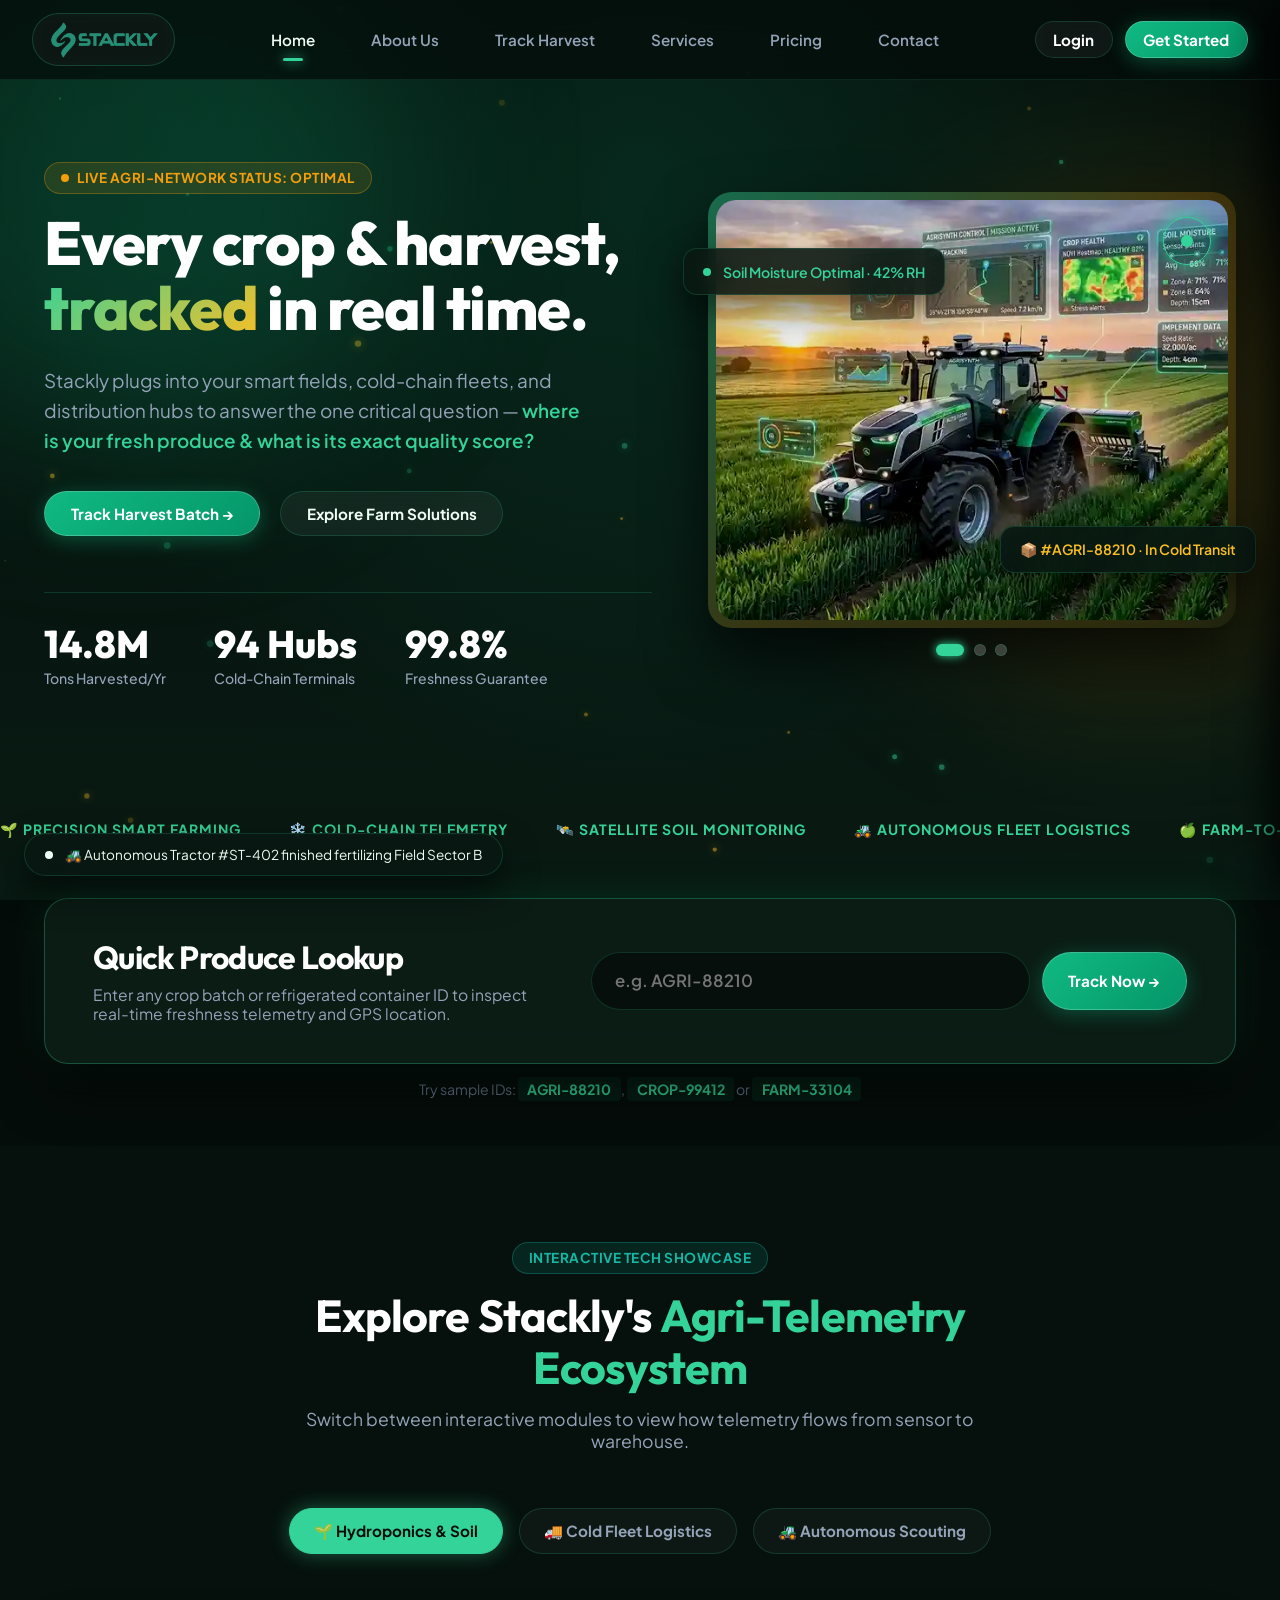
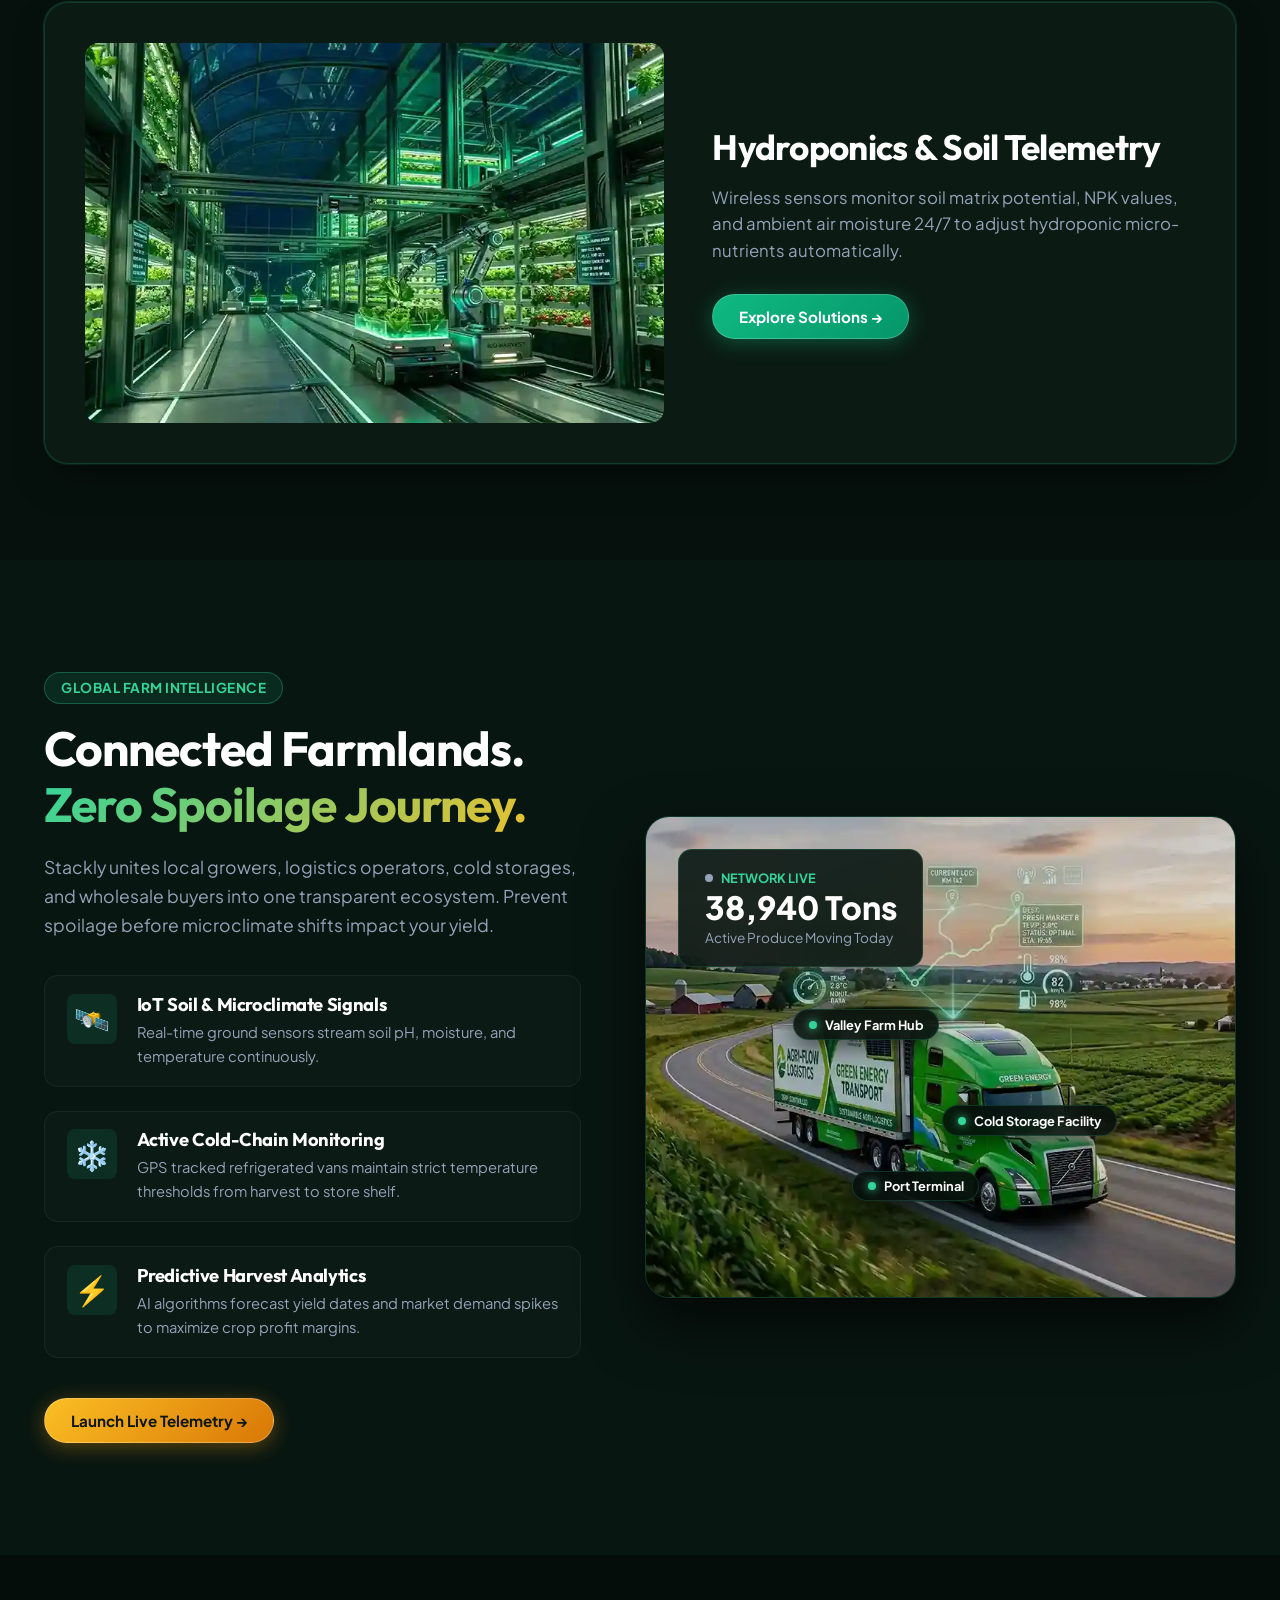
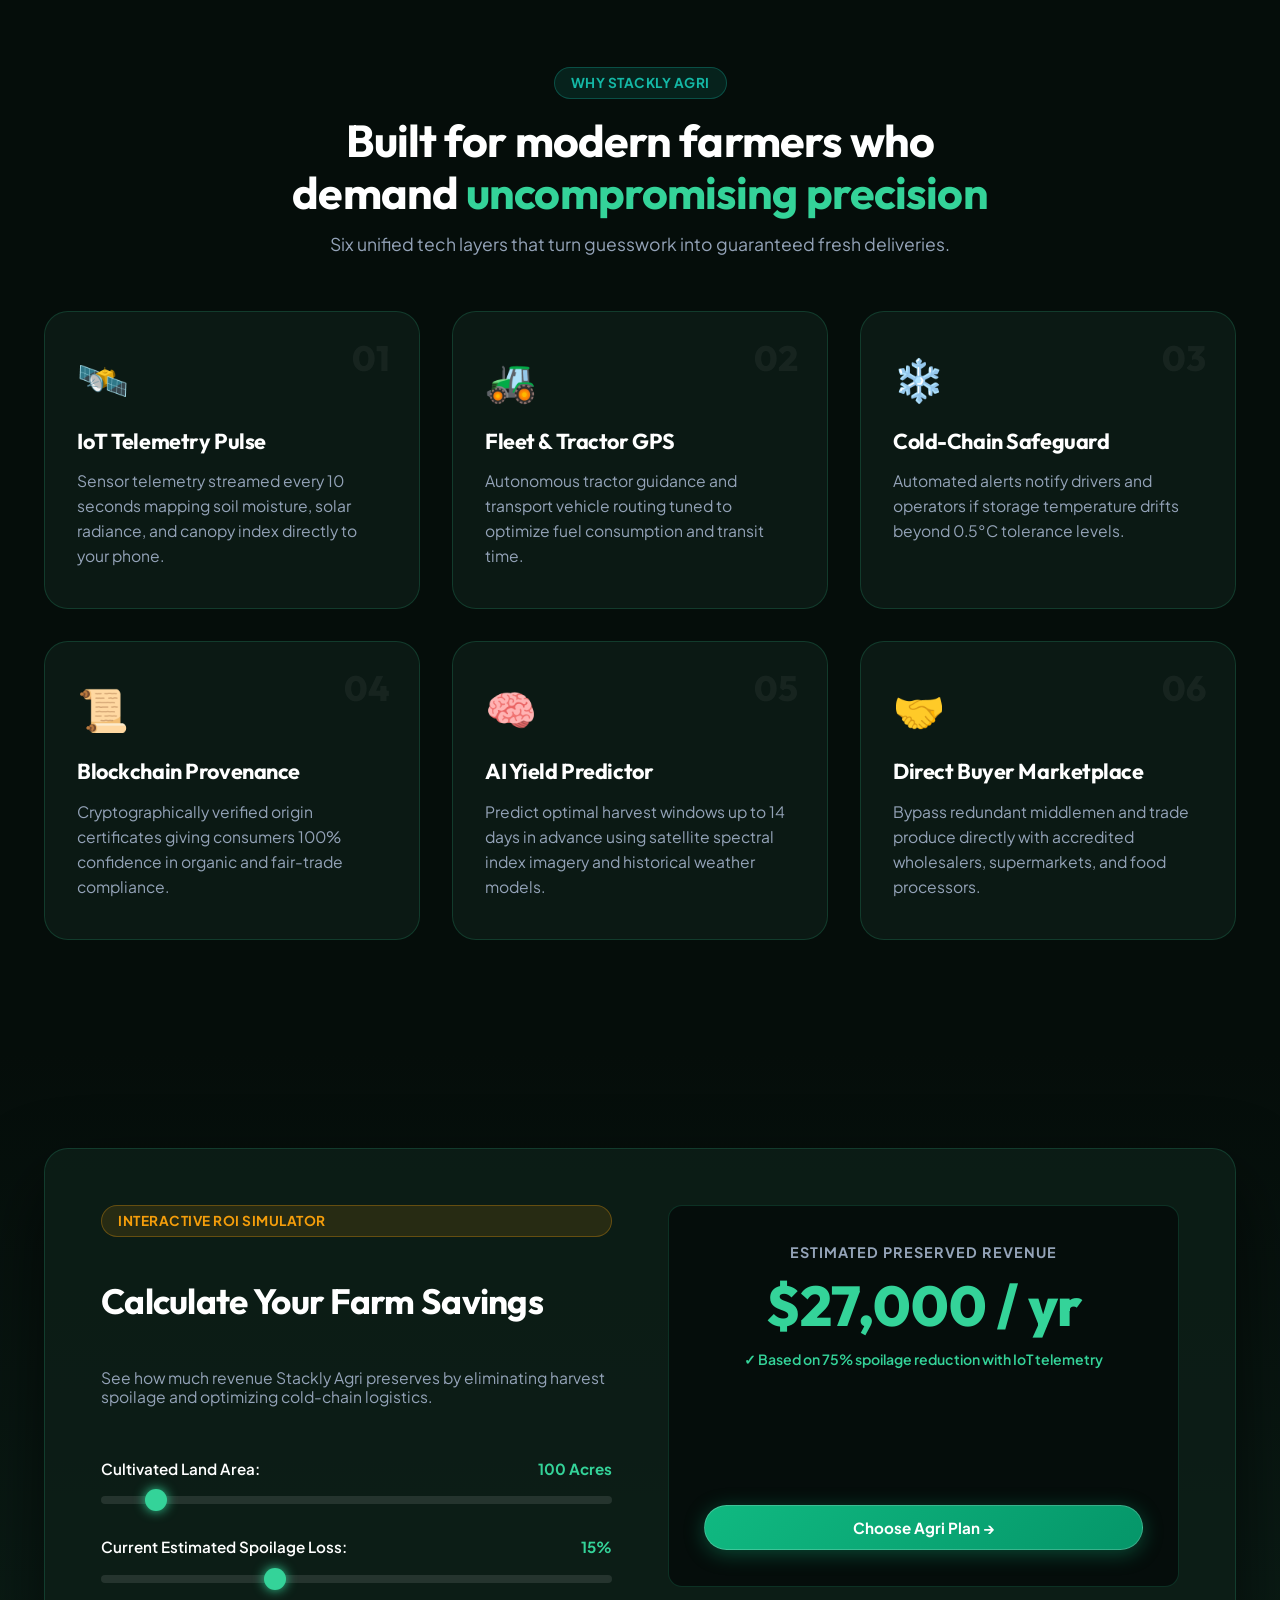
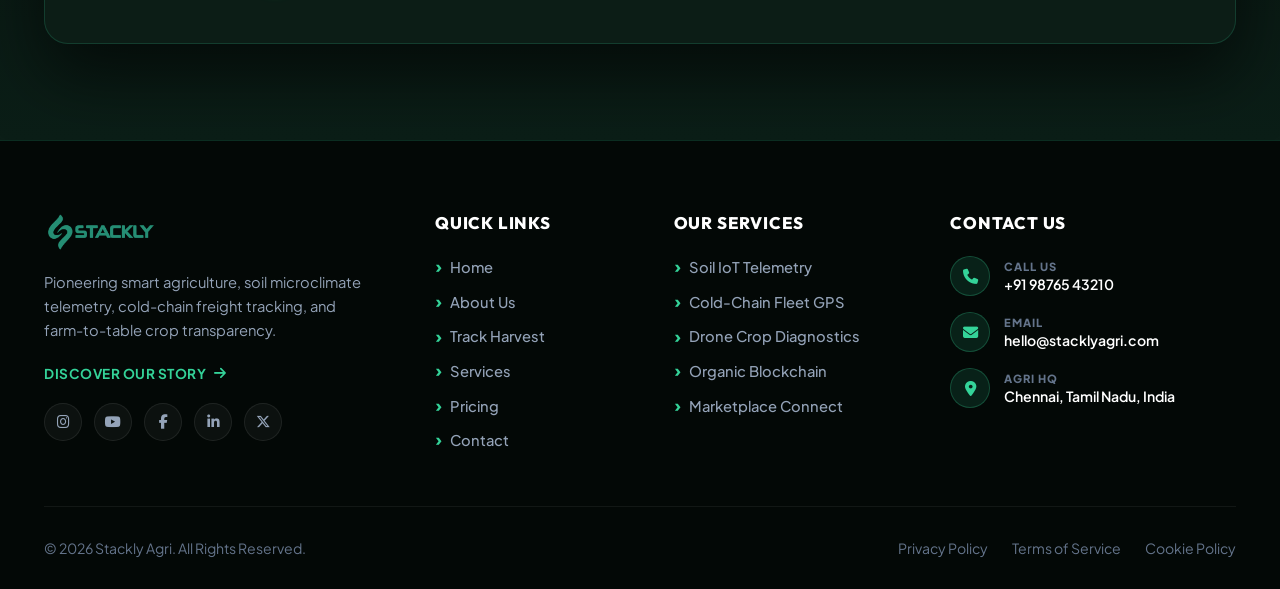
<file: index.html>
<!DOCTYPE html>
<html lang="en">
<head>
  <meta charset="UTF-8" />
  <meta name="viewport" content="width=device-width, initial-scale=1.0" />
  <title>Stackly — Smart Agriculture & Farm Supply Intelligence Platform</title>
  <meta name="description" content="Stackly Agri is a real-time smart farming, crop telemetry, cold-chain logistics, and farm-to-table tracking platform." />
  
  <!-- Google Fonts & Font Awesome Icons -->
  <link rel="stylesheet" href="https://cdnjs.cloudflare.com/ajax/libs/font-awesome/6.7.2/css/all.min.css" />
  <link rel="stylesheet" href="css/common.css" />
  <link rel="stylesheet" href="css/home.css" />
</head>
<body>

  <!-- TOP READING SCROLL PROGRESS BAR -->
  <div id="scrollProgress"></div>

  <!-- NAVIGATION BAR -->
  <nav class="nav">
    <a class="brand" href="index.html">
      <img src="images/logoStackly.webp" alt="Stackly Agri Logo" height="45" style="filter: invert(58%) sepia(72%) saturate(400%) hue-rotate(115deg) brightness(95%) contrast(90%);" />
    </a>
    <ul class="nav-links">
      <li><a class="active" href="index.html">Home</a></li>
      <li><a href="about.html">About Us</a></li>
      <li><a href="track.html">Track Harvest</a></li>
      <li><a href="services.html">Services</a></li>
      <li><a href="pricing.html">Pricing</a></li>
      <li><a href="contact.html">Contact</a></li>
    </ul>
    <div class="nav-cta" style="display: flex; align-items: center; gap: 0.75rem;">
      <a class="btn btn-ghost" href="login.html" style="padding: 0.5rem 1.1rem; border: 1px solid var(--border-color); color: #fff; text-decoration: none;">Login</a>
      <a class="btn btn-emerald" href="get-started.html" style="padding: 0.5rem 1.1rem; text-decoration: none;">Get Started</a>
      <button class="burger" id="burger" aria-label="Toggle Menu">
        <span></span><span></span><span></span>
      </button>
    </div>
  </nav>

  <!-- MOBILE SCRIM & DRAWER -->
  <div class="scrim" id="scrim"></div>
  <aside class="drawer" id="drawer">
    <a class="d-link active" href="index.html">🏠 Home</a>
    <a class="d-link" href="about.html">ℹ️ About Us</a>
    <a class="d-link" href="track.html">📍 Track Harvest</a>
    <a class="d-link" href="services.html">🌱 Agri Services</a>
    <a class="d-link" href="pricing.html">💰 Plans & Pricing</a>
    <a class="d-link" href="contact.html">✉️ Contact Us</a>

    <div class="drawer-actions" style="display: flex; gap: 0.75rem; margin-top: 1rem; margin-bottom: 1.5rem;">
      <a class="btn btn-ghost" href="login.html" style="flex: 1; text-align: center; border: 1px solid var(--border-color); color: #fff; padding: 0.75rem; text-decoration: none;">Login</a>
      <a class="btn btn-emerald" href="get-started.html" style="flex: 1; text-align: center; padding: 0.75rem; text-decoration: none;">Get Started</a>
    </div>

    <!-- DRAWER CONTACT DETAILS -->
    <div class="drawer-contact">
      <div class="drawer-contact-title">Contact Agritech Hub</div>
      <a href="mailto:support@stacklyagri.com" class="drawer-contact-item">
        <span class="drawer-contact-icon"><i class="fa-regular fa-envelope"></i></span>
        <div>
          <small>Support Email</small>
          <strong>support@stacklyagri.com</strong>
        </div>
      </a>
      <a href="tel:+18005552474" class="drawer-contact-item">
        <span class="drawer-contact-icon"><i class="fa-solid fa-phone"></i></span>
        <div>
          <small>Toll Free Helpline</small>
          <strong>+1 (800) 555-AGRI</strong>
        </div>
      </a>
      <div class="drawer-contact-item">
        <span class="drawer-contact-icon"><i class="fa-solid fa-location-dot"></i></span>
        <div>
          <small>Headquarters</small>
          <strong>Agritech Valley, CA, USA</strong>
        </div>
      </div>
    </div>
    <p class="d-note">⚡ Live telemetry response in under 2 mins</p>
  </aside>

  <!-- 1. HERO SECTION WITH PARTICLES & CAROUSEL -->
  <header class="hero">
    <!-- BIO-LUMINESCENT PARTICLE CANVAS BACKDROP -->
    <canvas id="heroCanvas"></canvas>

    <div class="hero-blob b1"></div>
    <div class="hero-blob b2"></div>
    
    <div class="wrap hero-in">
      <div class="hero-copy">
        <span class="eyebrow pill-amber">
          <span class="live-dot"></span> Live Agri-Network Status: Optimal
        </span>
        <h1>Every crop & harvest,<br /><em>tracked</em> in real time.</h1>
        <p>
          Stackly plugs into your smart fields, cold-chain fleets, and distribution hubs to answer the one critical question — 
          <strong>where is your fresh produce & what is its exact quality score?</strong>
        </p>
        
        <div class="hero-btns">
          <a href="404.html" class="btn btn-emerald">Track Harvest Batch →</a>
          <a href="404.html" class="btn btn-ghost">Explore Farm Solutions</a>
        </div>

        <div class="hero-stats">
          <div>
            <b data-count="14.8" data-suffix="M">0</b>
            <small>Tons Harvested/Yr</small>
          </div>
          <div>
            <b data-count="94" data-suffix=" Hubs">0</b>
            <small>Cold-Chain Terminals</small>
          </div>
          <div>
            <b data-count="99.8" data-suffix="%">0</b>
            <small>Freshness Guarantee</small>
          </div>
        </div>
      </div>

      <div class="hero-art">
        <div class="hero-art-frame">
          <img id="heroImg" src="images/hero_11zon.webp" alt="Autonomous Smart Agriculture Field" />
        </div>
        
        <!-- CAROUSEL INDICATOR DOTS -->
        <div class="hero-carousel-nav" id="heroCarouselDots"></div>

        <div class="float-card fc1">
          <span class="live-dot"></span> Soil Moisture Optimal · 42% RH
        </div>
        <div class="float-card fc2">
          📦 #AGRI-88210 · In Cold Transit
        </div>
        <div class="radar-ping"></div>
      </div>
    </div>

    <!-- MARQUEE RUNNING TICKER -->
    <div class="marquee">
      <div class="mq-track">
        <span>🌱 PRECISION SMART FARMING</span>
        <span>❄️ COLD-CHAIN TELEMETRY</span>
        <span>🛰️ SATELLITE SOIL MONITORING</span>
        <span>🚜 AUTONOMOUS FLEET LOGISTICS</span>
        <span>🍏 FARM-TO-TABLE TRACEABILITY</span>
        <span>⚡ INSTANT MARKETMATCH</span>
        <span>🌱 PRECISION SMART FARMING</span>
        <span>❄️ COLD-CHAIN TELEMETRY</span>
        <span>🛰️ SATELLITE SOIL MONITORING</span>
        <span>🚜 AUTONOMOUS FLEET LOGISTICS</span>
        <span>🍏 FARM-TO-TABLE TRACEABILITY</span>
        <span>⚡ INSTANT MARKETMATCH</span>
      </div>
    </div>
  </header>

  <!-- 2. QUICK TRACK SECTION -->
  <section class="sec-quick">
    <div class="wrap">
      <div class="quick-box reveal zoom">
        <div class="qb-left">
          <h2>Quick Produce Lookup</h2>
          <p>Enter any crop batch or refrigerated container ID to inspect real-time freshness telemetry and GPS location.</p>
        </div>
        <form class="qb-form" id="quickForm">
          <input type="text" id="quickId" placeholder="e.g. AGRI-88210" autocomplete="off" />
          <button class="btn btn-emerald" type="submit">Track Now →</button>
        </form>
      </div>
      <p class="qb-hint">
        Try sample IDs: 
        <b onclick="window.location.href='track.html?id=AGRI-88210'">AGRI-88210</b>, 
        <b onclick="window.location.href='track.html?id=CROP-99412'">CROP-99412</b> or 
        <b onclick="window.location.href='track.html?id=FARM-33104'">FARM-33104</b>
      </p>
    </div>
  </section>

  <!-- 3. INTERACTIVE TABBED SHOWCASE GALLERY -->
  <section class="sec-gallery">
    <div class="wrap">
      <div class="head-c reveal">
        <span class="eyebrow pill-teal">Interactive Tech Showcase</span>
        <h2>Explore Stackly's <span>Agri-Telemetry Ecosystem</span></h2>
        <p>Switch between interactive modules to view how telemetry flows from sensor to warehouse.</p>
      </div>

      <div class="gallery-tabs reveal">
        <button class="gallery-tab active" type="button">🌱 Hydroponics & Soil</button>
        <button class="gallery-tab" type="button">🚚 Cold Fleet Logistics</button>
        <button class="gallery-tab" type="button">🚜 Autonomous Scouting</button>
      </div>

      <div class="gallery-display reveal zoom">
        <img id="galleryImg" src="images/tech_11zon.webp" alt="Hydroponics & Soil Telemetry" />
        <div class="gallery-info">
          <h3 id="galleryTitle">Hydroponics & Soil Telemetry</h3>
          <p id="galleryDesc">
            Wireless sensors monitor soil matrix potential, NPK values, and ambient air moisture 24/7 to adjust hydroponic micro-nutrients automatically.
          </p>
          <a href="404.html" class="btn btn-emerald">Explore Solutions →</a>
        </div>
      </div>
    </div>
  </section>

  <!-- 4. GLOBAL AGRI INTELLIGENCE SECTION -->
  <section class="home-global">
    <div class="wrap home-global-inner">
      <div class="home-global-content reveal left">
        <span class="eyebrow pill-emerald">Global Farm Intelligence</span>
        <h2>Connected Farmlands.<br /><span>Zero Spoilage Journey.</span></h2>
        <p>
          Stackly unites local growers, logistics operators, cold storages, and wholesale buyers into one transparent ecosystem. 
          Prevent spoilage before microclimate shifts impact your yield.
        </p>

        <div class="global-features">
          <div class="global-feature">
            <span class="gf-icon">🛰️</span>
            <div>
              <h3>IoT Soil & Microclimate Signals</h3>
              <p>Real-time ground sensors stream soil pH, moisture, and temperature continuously.</p>
            </div>
          </div>

          <div class="global-feature">
            <span class="gf-icon">❄️</span>
            <div>
              <h3>Active Cold-Chain Monitoring</h3>
              <p>GPS tracked refrigerated vans maintain strict temperature thresholds from harvest to store shelf.</p>
            </div>
          </div>

          <div class="global-feature">
            <span class="gf-icon">⚡</span>
            <div>
              <h3>Predictive Harvest Analytics</h3>
              <p>AI algorithms forecast yield dates and market demand spikes to maximize crop profit margins.</p>
            </div>
          </div>
        </div>

        <a href="404.html" class="btn btn-amber">Launch Live Telemetry →</a>
      </div>

      <div class="home-global-visual reveal right">
        <div class="global-image-card">
          <img src="images/global_11zon.webp" alt="Agricultural Logistics Network" />
          <div class="global-status">
            <div class="status-top"><span class="live-dot"></span> Network Live</div>
            <strong>38,940 Tons</strong>
            <span>Active Produce Moving Today</span>
          </div>
          <div class="global-location location-one"><span></span> Valley Farm Hub</div>
          <div class="global-location location-two"><span></span> Cold Storage Facility</div>
          <div class="global-location location-three"><span></span> Port Terminal</div>
        </div>
      </div>
    </div>
  </section>

  <!-- 5. CORE FEATURES (WHY STACKLY AGRI WITH 3D TILT) -->
  <section class="sec-features">
    <div class="wrap">
      <div class="head-c reveal">
        <span class="eyebrow pill-teal">Why Stackly Agri</span>
        <h2>Built for modern farmers who demand <span>uncompromising precision</span></h2>
        <p>Six unified tech layers that turn guesswork into guaranteed fresh deliveries.</p>
      </div>

      <div class="feat-grid">
        <article class="feat reveal left">
          <div class="fi">🛰️</div>
          <h3>IoT Telemetry Pulse</h3>
          <p>Sensor telemetry streamed every 10 seconds mapping soil moisture, solar radiance, and canopy index directly to your phone.</p>
          <span class="fnum">01</span>
        </article>

        <article class="feat reveal">
          <div class="fi">🚜</div>
          <h3>Fleet & Tractor GPS</h3>
          <p>Autonomous tractor guidance and transport vehicle routing tuned to optimize fuel consumption and transit time.</p>
          <span class="fnum">02</span>
        </article>

        <article class="feat reveal right">
          <div class="fi">❄️</div>
          <h3>Cold-Chain Safeguard</h3>
          <p>Automated alerts notify drivers and operators if storage temperature drifts beyond 0.5°C tolerance levels.</p>
          <span class="fnum">03</span>
        </article>

        <article class="feat reveal left">
          <div class="fi">📜</div>
          <h3>Blockchain Provenance</h3>
          <p>Cryptographically verified origin certificates giving consumers 100% confidence in organic and fair-trade compliance.</p>
          <span class="fnum">04</span>
        </article>

        <article class="feat reveal">
          <div class="fi">🧠</div>
          <h3>AI Yield Predictor</h3>
          <p>Predict optimal harvest windows up to 14 days in advance using satellite spectral index imagery and historical weather models.</p>
          <span class="fnum">05</span>
        </article>

        <article class="feat reveal right">
          <div class="fi">🤝</div>
          <h3>Direct Buyer Marketplace</h3>
          <p>Bypass redundant middlemen and trade produce directly with accredited wholesalers, supermarkets, and food processors.</p>
          <span class="fnum">06</span>
        </article>
      </div>
    </div>
  </section>

  <!-- 6. INTERACTIVE CROP YIELD & ROI CALCULATOR -->
  <section class="sec-calc">
    <div class="wrap">
      <div class="calc-box reveal zoom">
        <div class="calc-inputs">
          <span class="eyebrow pill-amber">Interactive ROI Simulator</span>
          <h2 style="font-size: 2.2rem; color: #fff; margin-bottom: 1rem;">Calculate Your Farm Savings</h2>
          <p style="color: var(--text-muted); font-size: 0.98rem; margin-bottom: 1.5rem;">
            See how much revenue Stackly Agri preserves by eliminating harvest spoilage and optimizing cold-chain logistics.
          </p>

          <div class="input-group">
            <label>Cultivated Land Area: <span id="acresVal">100 Acres</span></label>
            <input type="range" class="range-slider" id="calcAcres" min="10" max="1000" step="10" value="100" />
          </div>

          <div class="input-group">
            <label>Current Estimated Spoilage Loss: <span id="lossVal">15%</span></label>
            <input type="range" class="range-slider" id="calcLoss" min="5" max="35" step="1" value="15" />
          </div>
        </div>

        <div class="calc-output">
          <div>
            <span style="font-size: 0.9rem; color: var(--text-muted); text-transform: uppercase; letter-spacing: 1px; font-weight: 700;">
              Estimated Preserved Revenue
            </span>
            <div class="out-val" id="roiOutput">$27,000 / yr</div>
            <p style="font-size: 0.88rem; color: var(--accent-mint); font-weight: 600;">
              ✓ Based on 75% spoilage reduction with IoT telemetry
            </p>
          </div>
          <a href="404.html" class="btn btn-emerald" style="width: 100%; margin-top: 1.5rem;">Choose Agri Plan →</a>
        </div>
      </div>
    </div>
  </section>

  <!-- FOOTER SECTION (REFERENCE MATCHING DESIGN) -->
  <footer class="footer">
    <div class="wrap">
      <div class="footer-grid">
        
        <!-- COLUMN 1: BRAND LOGO & TAGLINE & SOCIAL ICONS -->
        <div class="footer-brand">
          <a href="index.html" class="footer-logo-link">
            <img src="images/logoStackly.webp" alt="Stackly Agri" style="height: 38px; filter: invert(58%) sepia(72%) saturate(400%) hue-rotate(115deg) brightness(95%) contrast(90%);" />
          </a>
          <p>
            Pioneering smart agriculture, soil microclimate telemetry, cold-chain freight tracking, and farm-to-table crop transparency.
          </p>
          <a href="404.html" class="footer-discover-link">DISCOVER OUR STORY <i class="fa-solid fa-arrow-right"></i></a>
          
          <div class="social-links" style="margin-top: 1.25rem;">
            <a href="404.html" aria-label="Instagram"><i class="fa-brands fa-instagram"></i></a>
            <a href="404.html" aria-label="YouTube"><i class="fa-brands fa-youtube"></i></a>
            <a href="404.html" aria-label="Facebook"><i class="fa-brands fa-facebook-f"></i></a>
            <a href="404.html" aria-label="LinkedIn"><i class="fa-brands fa-linkedin-in"></i></a>
            <a href="404.html" aria-label="Twitter"><i class="fa-brands fa-x-twitter"></i></a>
          </div>
        </div>

        <!-- COLUMN 2: QUICK LINKS -->
        <div class="footer-col">
          <h4>QUICK LINKS</h4>
          <ul class="footer-arrow-list">
            <li><a href="index.html"><span class="arrow-icon">›</span> Home</a></li>
            <li><a href="about.html"><span class="arrow-icon">›</span> About Us</a></li>
            <li><a href="track.html"><span class="arrow-icon">›</span> Track Harvest</a></li>
            <li><a href="services.html"><span class="arrow-icon">›</span> Services</a></li>
            <li><a href="pricing.html"><span class="arrow-icon">›</span> Pricing</a></li>
            <li><a href="contact.html"><span class="arrow-icon">›</span> Contact</a></li>
          </ul>
        </div>

        <!-- COLUMN 3: OUR SERVICES -->
        <div class="footer-col">
          <h4>OUR SERVICES</h4>
          <ul class="footer-arrow-list">
            <li><a href="404.html"><span class="arrow-icon">›</span> Soil IoT Telemetry</a></li>
            <li><a href="404.html"><span class="arrow-icon">›</span> Cold-Chain Fleet GPS</a></li>
            <li><a href="404.html"><span class="arrow-icon">›</span> Drone Crop Diagnostics</a></li>
            <li><a href="404.html"><span class="arrow-icon">›</span> Organic Blockchain</a></li>
            <li><a href="404.html"><span class="arrow-icon">›</span> Marketplace Connect</a></li>
          </ul>
        </div>

        <!-- COLUMN 4: CONTACT US -->
        <div class="footer-col">
          <h4>CONTACT US</h4>
          <div class="footer-contact-blocks">
            <div class="footer-contact-item">
              <div class="fc-icon"><i class="fa-solid fa-phone"></i></div>
              <div>
                <small>CALL US</small>
                <a href="404.html" class="fc-val">+91 98765 43210</a>
              </div>
            </div>

            <div class="footer-contact-item">
              <div class="fc-icon"><i class="fa-solid fa-envelope"></i></div>
              <div>
                <small>EMAIL</small>
                <a href="404.html" class="fc-val">hello@stacklyagri.com</a>
              </div>
            </div>

            <div class="footer-contact-item">
              <div class="fc-icon"><i class="fa-solid fa-location-dot"></i></div>
              <div>
                <small>AGRI HQ</small>
                <a href="404.html" class="fc-val">Chennai, Tamil Nadu, India</a>
              </div>
            </div>
          </div>
        </div>
      </div>

      <!-- FOOTER BOTTOM -->
      <div class="footer-bottom">
        <div>© 2026 Stackly Agri. All Rights Reserved.</div>
        <div class="footer-legal-links">
          <a href="404.html">Privacy Policy</a>
          <a href="404.html">Terms of Service</a>
          <a href="404.html">Cookie Policy</a>
        </div>
      </div>
    </div>
  </footer>

  <!-- JAVASCRIPT FILES -->
  <script src="js/common.js"></script>
  <script src="js/track.js"></script>
</body>
</html>
</file>
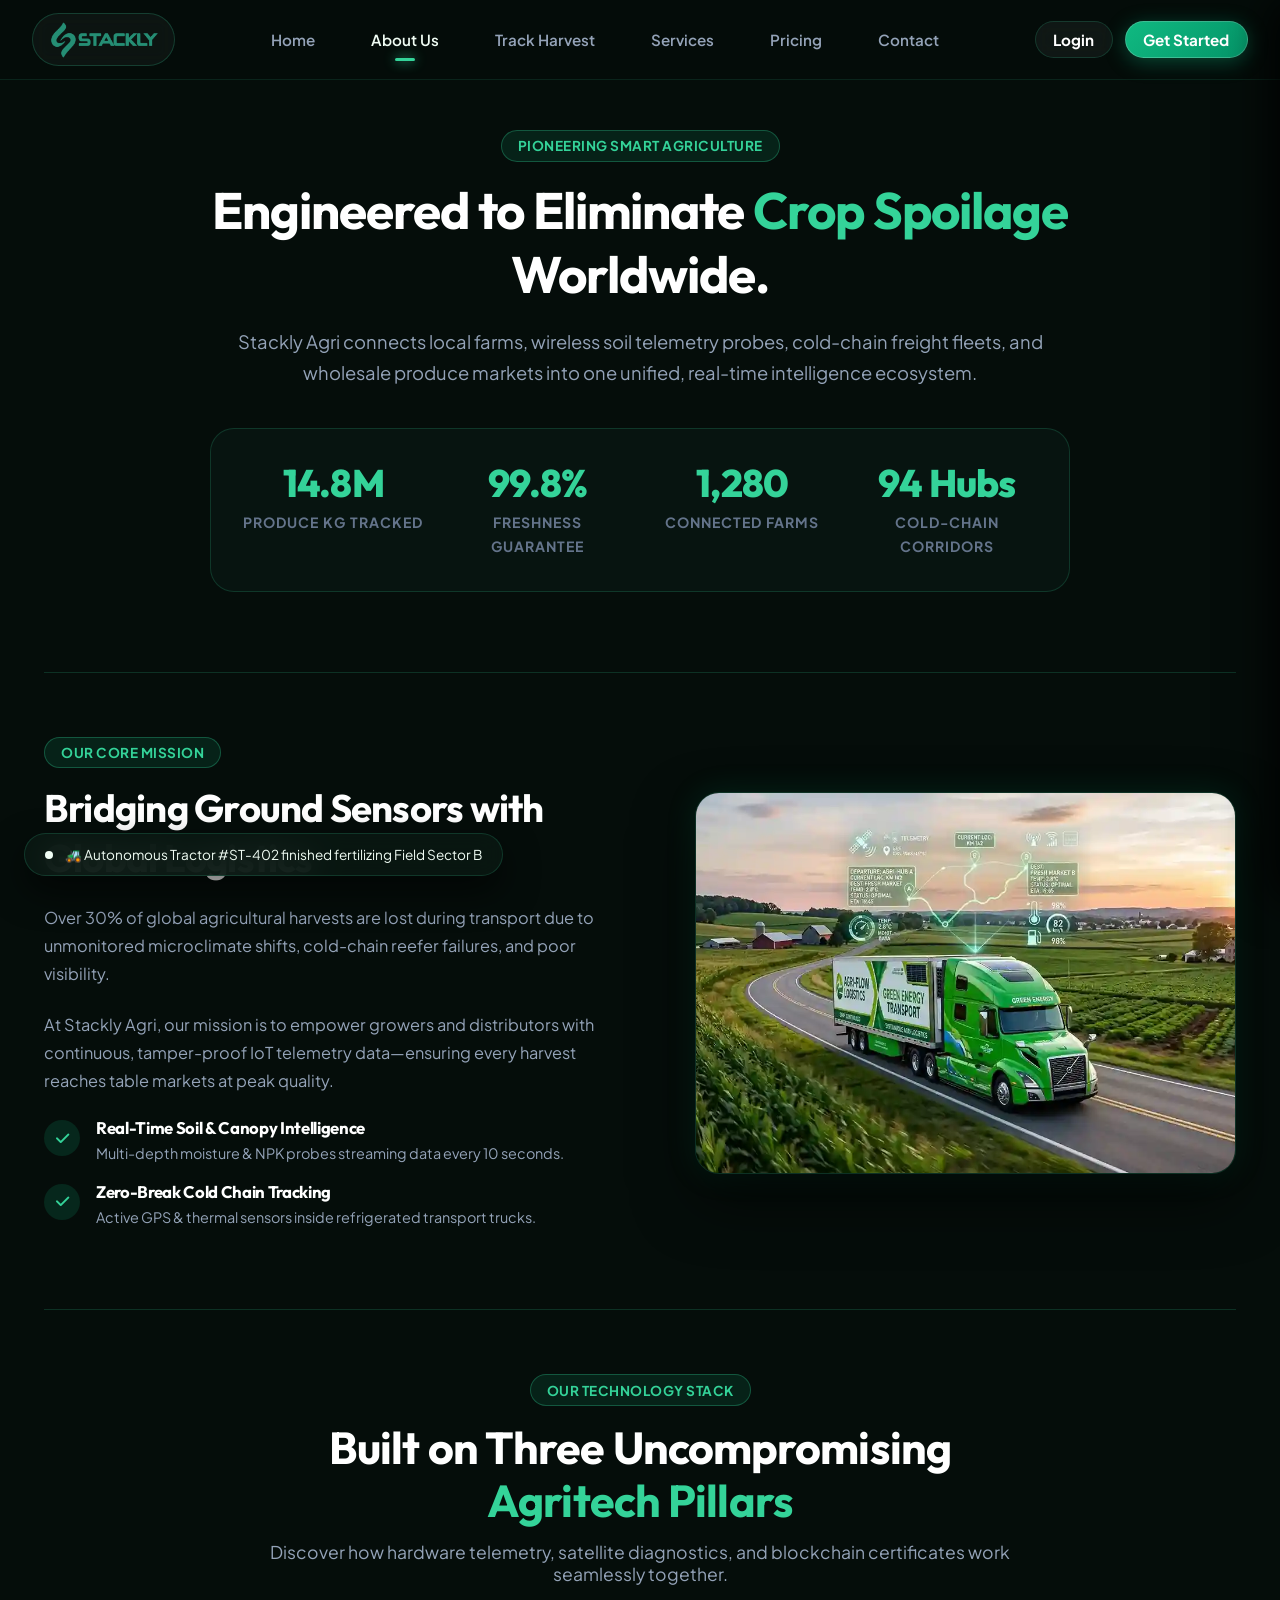
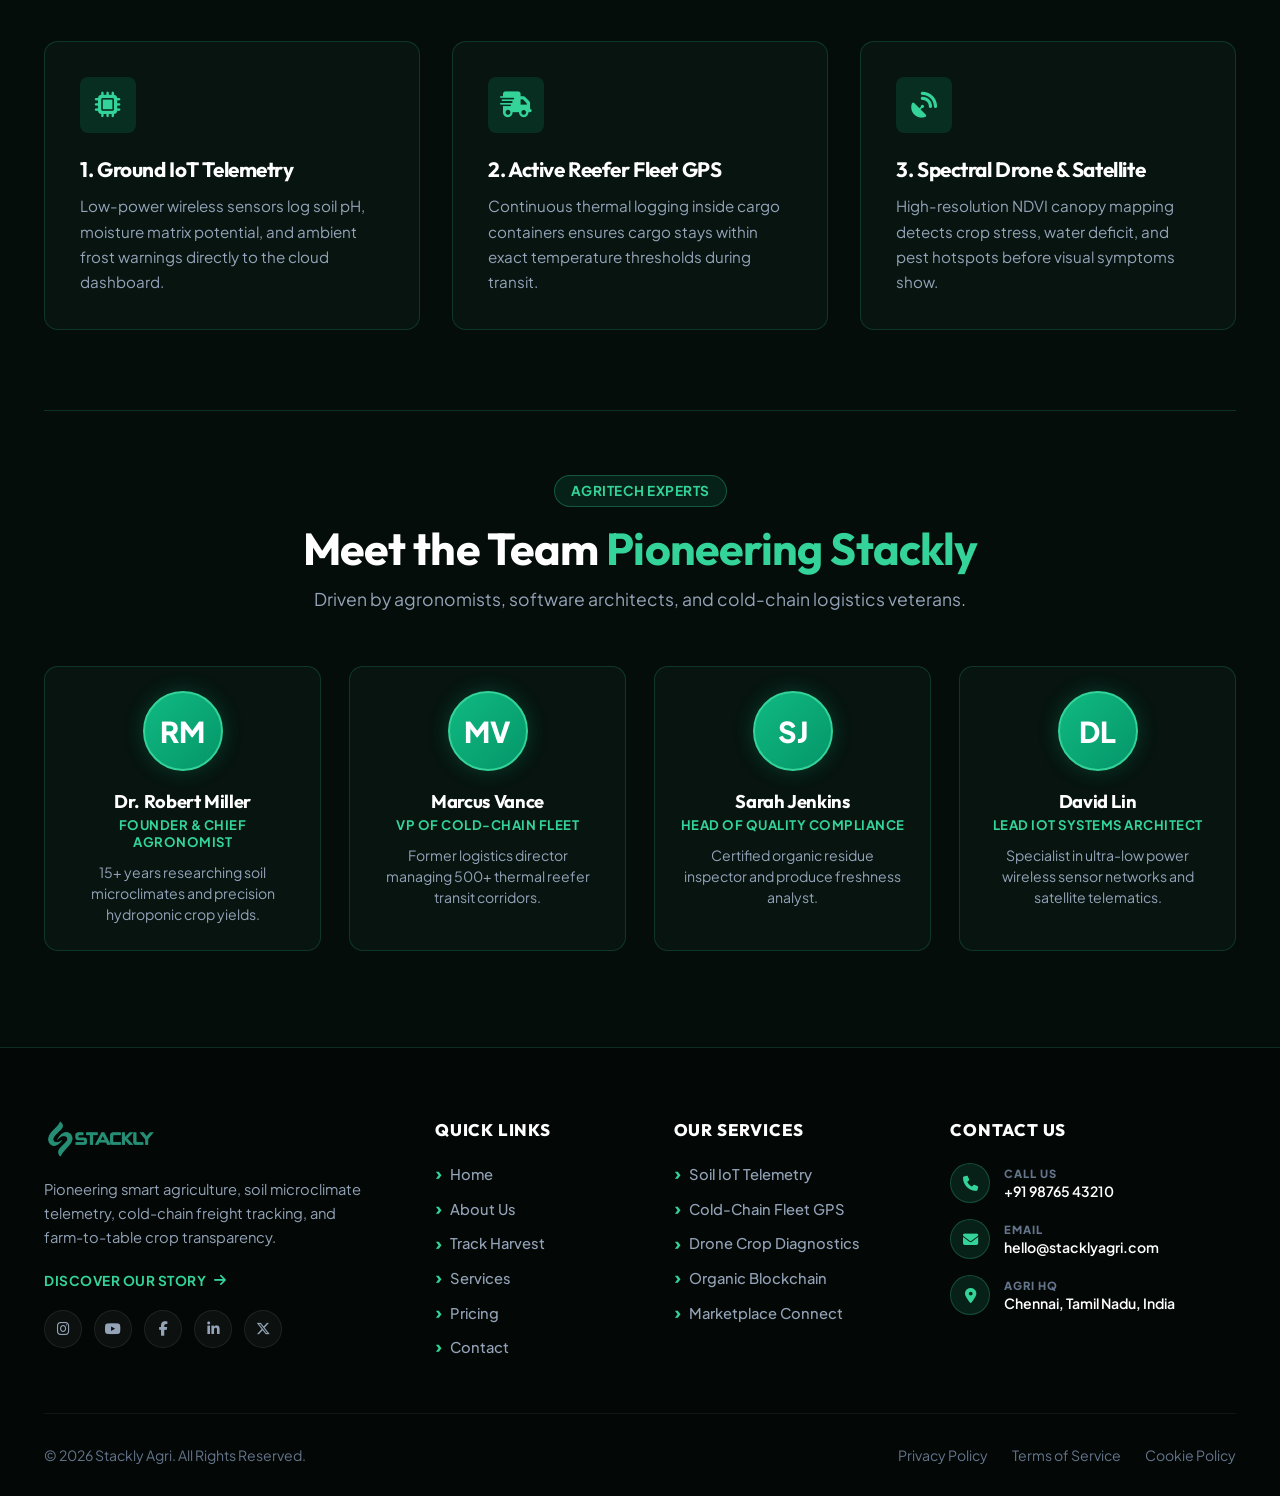
<file: about.html>
<!DOCTYPE html>
<html lang="en">
<head>
  <meta charset="UTF-8" />
  <meta name="viewport" content="width=device-width, initial-scale=1.0" />
  <title>About Us — Stackly Agri</title>
  <meta name="description" content="Learn about Stackly Agri's mission to eliminate crop spoilage using IoT telemetry, cold-chain GPS tracking, and AI farm intelligence." />
  <link rel="icon" type="image/webp" href="images/logoStackly.webp" />
  
  <link rel="stylesheet" href="https://cdnjs.cloudflare.com/ajax/libs/font-awesome/6.7.2/css/all.min.css" />
  <link rel="stylesheet" href="css/common.css" />
  <link rel="stylesheet" href="css/home.css" />
  <style>
    .about-page {
      padding-top: 130px;
      padding-bottom: 6rem;
      background: #050d0a;
    }
    
    /* SECTION 1: ABOUT HERO */
    .about-hero {
      text-align: center;
      max-width: 860px;
      margin: 0 auto 4rem;
    }
    .about-hero h1 {
      font-size: 3.2rem;
      color: #ffffff;
      line-height: 1.25;
      margin-bottom: 1.25rem;
    }
    .about-hero h1 span {
      color: var(--accent-mint);
    }
    .about-hero p {
      font-size: 1.15rem;
      color: var(--text-muted);
      line-height: 1.7;
      margin-bottom: 2.5rem;
    }
    .about-stats-grid {
      display: grid;
      grid-template-columns: repeat(4, 1fr);
      gap: 1.5rem;
      background: rgba(9, 23, 18, 0.85);
      border: 1px solid var(--border-color);
      border-radius: var(--radius-lg);
      padding: 2rem;
      margin-top: 2rem;
    }
    .about-stat-item h3 {
      font-size: 2.4rem;
      color: var(--accent-mint);
      font-weight: 800;
      margin-bottom: 0.25rem;
      font-family: 'Outfit', sans-serif;
    }
    .about-stat-item p {
      font-size: 0.88rem;
      color: var(--text-dim);
      margin: 0;
      text-transform: uppercase;
      letter-spacing: 1px;
      font-weight: 700;
    }

    /* SECTION 2: MISSION & VISION */
    .sec-mission {
      margin-top: 5rem;
      padding-top: 4rem;
      border-top: 1px solid var(--border-color);
    }
    .mission-grid {
      display: grid;
      grid-template-columns: 1.1fr 1fr;
      gap: 3.5rem;
      align-items: center;
    }
    .mission-copy h2 {
      font-size: 2.4rem;
      color: #ffffff;
      margin-bottom: 1.25rem;
      line-height: 1.3;
    }
    .mission-copy p {
      color: var(--text-muted);
      font-size: 1.02rem;
      line-height: 1.7;
      margin-bottom: 1.5rem;
    }
    .mission-highlights {
      display: flex;
      flex-direction: column;
      gap: 1rem;
      margin-top: 1.5rem;
    }
    .mh-item {
      display: flex;
      align-items: flex-start;
      gap: 1rem;
    }
    .mh-icon {
      width: 36px;
      height: 36px;
      border-radius: 50%;
      background: rgba(16, 185, 129, 0.15);
      color: var(--accent-mint);
      display: flex;
      align-items: center;
      justify-content: center;
      font-size: 0.95rem;
      flex-shrink: 0;
      margin-top: 2px;
    }
    .mh-copy h4 {
      color: #fff;
      font-size: 1.05rem;
      margin-bottom: 0.2rem;
    }
    .mh-copy p {
      font-size: 0.9rem;
      margin: 0;
    }

    .mission-art-frame {
      position: relative;
      border-radius: var(--radius-lg);
      overflow: hidden;
      border: 1px solid var(--border-color);
      box-shadow: 0 25px 60px rgba(0,0,0,0.6), 0 0 30px rgba(16, 185, 129, 0.15);
    }
    .mission-art-frame img {
      width: 100%;
      height: 380px;
      object-fit: cover;
      display: block;
    }

    /* SECTION 3: CORE PILLARS */
    .sec-pillars {
      margin-top: 5rem;
      padding-top: 4rem;
      border-top: 1px solid var(--border-color);
    }
    .pillars-grid {
      display: grid;
      grid-template-columns: repeat(3, 1fr);
      gap: 2rem;
      margin-top: 2.5rem;
    }
    .pillar-card {
      background: rgba(9, 23, 18, 0.85);
      border: 1px solid var(--border-color);
      border-radius: var(--radius-md);
      padding: 2.2rem;
      transition: var(--transition-fast);
    }
    .pillar-card:hover {
      border-color: var(--accent-mint);
      transform: translateY(-5px);
      box-shadow: 0 15px 35px rgba(0,0,0,0.5);
    }
    .pillar-icon {
      width: 56px;
      height: 56px;
      border-radius: var(--radius-sm);
      background: rgba(16, 185, 129, 0.15);
      color: var(--accent-mint);
      font-size: 1.6rem;
      display: flex;
      align-items: center;
      justify-content: center;
      margin-bottom: 1.5rem;
    }
    .pillar-card h3 {
      font-size: 1.3rem;
      color: #fff;
      margin-bottom: 0.75rem;
    }
    .pillar-card p {
      color: var(--text-muted);
      font-size: 0.95rem;
      line-height: 1.65;
      margin: 0;
    }

    /* SECTION 4: TEAM SECTION */
    .sec-team {
      margin-top: 5rem;
      padding-top: 4rem;
      border-top: 1px solid var(--border-color);
    }
    .team-grid {
      display: grid;
      grid-template-columns: repeat(4, 1fr);
      gap: 1.75rem;
      margin-top: 2.5rem;
    }
    .team-card {
      background: rgba(9, 23, 18, 0.85);
      border: 1px solid var(--border-color);
      border-radius: var(--radius-md);
      padding: 1.5rem;
      text-align: center;
      transition: var(--transition-fast);
    }
    .team-card:hover {
      border-color: var(--accent-mint);
      transform: translateY(-4px);
    }
    .team-avatar {
      width: 80px;
      height: 80px;
      border-radius: 50%;
      background: linear-gradient(135deg, var(--accent-emerald), #059669);
      color: #fff;
      font-size: 1.8rem;
      font-weight: 800;
      display: flex;
      align-items: center;
      justify-content: center;
      margin: 0 auto 1.2rem;
      border: 2px solid var(--accent-mint);
      box-shadow: 0 0 20px rgba(16, 185, 129, 0.25);
    }
    .team-card h4 {
      color: #fff;
      font-size: 1.15rem;
      margin-bottom: 0.25rem;
    }
    .team-role {
      color: var(--accent-mint);
      font-size: 0.82rem;
      font-weight: 700;
      text-transform: uppercase;
      letter-spacing: 0.5px;
      margin-bottom: 0.75rem;
      display: block;
    }
    .team-bio {
      color: var(--text-muted);
      font-size: 0.88rem;
      line-height: 1.5;
      margin: 0;
    }

    /* RESPONSIVE MEDIA QUERIES */
    @media (max-width: 1024px) {
      .about-stats-grid { grid-template-columns: repeat(2, 1fr); gap: 1.25rem; }
      .mission-grid { grid-template-columns: 1fr; gap: 2.5rem; }
      .pillars-grid { grid-template-columns: repeat(2, 1fr); }
      .team-grid { grid-template-columns: repeat(2, 1fr); }
    }

    @media (max-width: 640px) {
      .about-hero h1 { font-size: 2.1rem; word-break: break-word; }
      .about-hero p { font-size: 0.98rem; }
      .about-stats-grid { grid-template-columns: 1fr; padding: 1.25rem; }
      .pillars-grid { grid-template-columns: 1fr; }
      .team-grid { grid-template-columns: 1fr; }
      .mission-copy h2 { font-size: 1.7rem; word-break: break-word; }
      .mission-art-frame img { height: 260px; }
    }
  </style>
</head>
<body>

  <!-- NAVIGATION BAR -->
  <nav class="nav">
    <a class="brand" href="index.html">
      <img src="images/logoStackly.webp" alt="Stackly Agri Logo" height="45" style="filter: invert(58%) sepia(72%) saturate(400%) hue-rotate(115deg) brightness(95%) contrast(90%);" />
    </a>
    <ul class="nav-links">
      <li><a href="index.html">Home</a></li>
      <li><a class="active" href="about.html">About Us</a></li>
      <li><a href="track.html">Track Harvest</a></li>
      <li><a href="services.html">Services</a></li>
      <li><a href="pricing.html">Pricing</a></li>
      <li><a href="contact.html">Contact</a></li>
    </ul>
    <div class="nav-cta" style="display: flex; align-items: center; gap: 0.75rem;">
      <a class="btn btn-ghost" href="login.html" style="padding: 0.5rem 1.1rem; border: 1px solid var(--border-color); color: #fff; text-decoration: none;">Login</a>
      <a class="btn btn-emerald" href="get-started.html" style="padding: 0.5rem 1.1rem; text-decoration: none;">Get Started</a>
      <button class="burger" id="burger" aria-label="Toggle Menu">
        <span></span><span></span><span></span>
      </button>
    </div>
  </nav>

  <!-- MOBILE SCRIM & DRAWER -->
  <div class="scrim" id="scrim"></div>
  <aside class="drawer" id="drawer">
    <a class="d-link" href="index.html">🏠 Home</a>
    <a class="d-link active" href="about.html">ℹ️ About Us</a>
    <a class="d-link" href="track.html">📍 Track Harvest</a>
    <a class="d-link" href="services.html">🌱 Agri Services</a>
    <a class="d-link" href="pricing.html">💰 Plans & Pricing</a>
    <a class="d-link" href="contact.html">✉️ Contact Us</a>

    <div class="drawer-actions" style="display: flex; gap: 0.75rem; margin-top: 1rem; margin-bottom: 1.5rem;">
      <a class="btn btn-ghost" href="login.html" style="flex: 1; text-align: center; border: 1px solid var(--border-color); color: #fff; padding: 0.75rem; text-decoration: none;">Login</a>
      <a class="btn btn-emerald" href="get-started.html" style="flex: 1; text-align: center; padding: 0.75rem; text-decoration: none;">Get Started</a>
    </div>
  </aside>

  <!-- ABOUT MAIN CONTENT -->
  <main class="about-page">
    <div class="wrap">
      
      <!-- SECTION 1: ABOUT HERO -->
      <section class="about-hero reveal zoom">
        <span class="eyebrow pill-emerald">Pioneering Smart Agriculture</span>
        <h1>Engineered to Eliminate <span>Crop Spoilage</span> Worldwide.</h1>
        <p>
          Stackly Agri connects local farms, wireless soil telemetry probes, cold-chain freight fleets, and wholesale produce markets into one unified, real-time intelligence ecosystem.
        </p>

        <div class="about-stats-grid">
          <div class="about-stat-item">
            <h3>14.8M</h3>
            <p>Produce Kg Tracked</p>
          </div>
          <div class="about-stat-item">
            <h3>99.8%</h3>
            <p>Freshness Guarantee</p>
          </div>
          <div class="about-stat-item">
            <h3>1,280</h3>
            <p>Connected Farms</p>
          </div>
          <div class="about-stat-item">
            <h3>94 Hubs</h3>
            <p>Cold-Chain Corridors</p>
          </div>
        </div>
      </section>

      <!-- SECTION 2: OUR MISSION & VISION -->
      <section class="sec-mission">
        <div class="mission-grid">
          
          <div class="mission-copy reveal left">
            <span class="eyebrow pill-emerald">Our Core Mission</span>
            <h2>Bridging Ground Sensors with Global Logistics</h2>
            <p>
              Over 30% of global agricultural harvests are lost during transport due to unmonitored microclimate shifts, cold-chain reefer failures, and poor visibility.
            </p>
            <p>
              At Stackly Agri, our mission is to empower growers and distributors with continuous, tamper-proof IoT telemetry data—ensuring every harvest reaches table markets at peak quality.
            </p>

            <div class="mission-highlights">
              <div class="mh-item">
                <div class="mh-icon"><i class="fa-solid fa-check"></i></div>
                <div class="mh-copy">
                  <h4>Real-Time Soil & Canopy Intelligence</h4>
                  <p>Multi-depth moisture & NPK probes streaming data every 10 seconds.</p>
                </div>
              </div>

              <div class="mh-item">
                <div class="mh-icon"><i class="fa-solid fa-check"></i></div>
                <div class="mh-copy">
                  <h4>Zero-Break Cold Chain Tracking</h4>
                  <p>Active GPS & thermal sensors inside refrigerated transport trucks.</p>
                </div>
              </div>
            </div>
          </div>

          <div class="mission-art-frame reveal right">
            <img src="images/global_11zon.webp" alt="Agricultural Supply Chain Logistics" />
          </div>

        </div>
      </section>

      <!-- SECTION 3: KEY TECHNOLOGY PILLARS -->
      <section class="sec-pillars">
        <div class="head-c reveal">
          <span class="eyebrow pill-emerald">Our Technology Stack</span>
          <h2>Built on Three Uncompromising <span>Agritech Pillars</span></h2>
          <p>Discover how hardware telemetry, satellite diagnostics, and blockchain certificates work seamlessly together.</p>
        </div>

        <div class="pillars-grid">
          
          <div class="pillar-card reveal left">
            <div class="pillar-icon"><i class="fa-solid fa-microchip"></i></div>
            <h3>1. Ground IoT Telemetry</h3>
            <p>Low-power wireless sensors log soil pH, moisture matrix potential, and ambient frost warnings directly to the cloud dashboard.</p>
          </div>

          <div class="pillar-card reveal zoom">
            <div class="pillar-icon"><i class="fa-solid fa-truck-fast"></i></div>
            <h3>2. Active Reefer Fleet GPS</h3>
            <p>Continuous thermal logging inside cargo containers ensures cargo stays within exact temperature thresholds during transit.</p>
          </div>

          <div class="pillar-card reveal right">
            <div class="pillar-icon"><i class="fa-solid fa-satellite-dish"></i></div>
            <h3>3. Spectral Drone & Satellite</h3>
            <p>High-resolution NDVI canopy mapping detects crop stress, water deficit, and pest hotspots before visual symptoms show.</p>
          </div>

        </div>
      </section>

      <!-- SECTION 4: LEADERSHIP TEAM -->
      <section class="sec-team">
        <div class="head-c reveal">
          <span class="eyebrow pill-emerald">Agritech Experts</span>
          <h2>Meet the Team <span>Pioneering Stackly</span></h2>
          <p>Driven by agronomists, software architects, and cold-chain logistics veterans.</p>
        </div>

        <div class="team-grid">
          
          <div class="team-card reveal left">
            <div class="team-avatar">RM</div>
            <h4>Dr. Robert Miller</h4>
            <span class="team-role">Founder & Chief Agronomist</span>
            <p class="team-bio">15+ years researching soil microclimates and precision hydroponic crop yields.</p>
          </div>

          <div class="team-card reveal zoom">
            <div class="team-avatar">MV</div>
            <h4>Marcus Vance</h4>
            <span class="team-role">VP of Cold-Chain Fleet</span>
            <p class="team-bio">Former logistics director managing 500+ thermal reefer transit corridors.</p>
          </div>

          <div class="team-card reveal zoom">
            <div class="team-avatar">SJ</div>
            <h4>Sarah Jenkins</h4>
            <span class="team-role">Head of Quality Compliance</span>
            <p class="team-bio">Certified organic residue inspector and produce freshness analyst.</p>
          </div>

          <div class="team-card reveal right">
            <div class="team-avatar">DL</div>
            <h4>David Lin</h4>
            <span class="team-role">Lead IoT Systems Architect</span>
            <p class="team-bio">Specialist in ultra-low power wireless sensor networks and satellite telematics.</p>
          </div>

        </div>
      </section>

    </div>
  </main>

  <!-- FOOTER SECTION (REFERENCE MATCHING DESIGN) -->
  <footer class="footer">
    <div class="wrap">
      <div class="footer-grid">
        
        <!-- COLUMN 1: BRAND LOGO & TAGLINE & SOCIAL ICONS -->
        <div class="footer-brand">
          <a href="index.html" class="footer-logo-link">
            <img src="images/logoStackly.webp" alt="Stackly Agri" style="height: 38px; filter: invert(58%) sepia(72%) saturate(400%) hue-rotate(115deg) brightness(95%) contrast(90%);" />
          </a>
          <p>
            Pioneering smart agriculture, soil microclimate telemetry, cold-chain freight tracking, and farm-to-table crop transparency.
          </p>
          <a href="404.html" class="footer-discover-link">DISCOVER OUR STORY <i class="fa-solid fa-arrow-right"></i></a>
          
          <div class="social-links" style="margin-top: 1.25rem;">
            <a href="404.html" aria-label="Instagram"><i class="fa-brands fa-instagram"></i></a>
            <a href="404.html" aria-label="YouTube"><i class="fa-brands fa-youtube"></i></a>
            <a href="404.html" aria-label="Facebook"><i class="fa-brands fa-facebook-f"></i></a>
            <a href="404.html" aria-label="LinkedIn"><i class="fa-brands fa-linkedin-in"></i></a>
            <a href="404.html" aria-label="Twitter"><i class="fa-brands fa-x-twitter"></i></a>
          </div>
        </div>

        <!-- COLUMN 2: QUICK LINKS -->
        <div class="footer-col">
          <h4>QUICK LINKS</h4>
          <ul class="footer-arrow-list">
            <li><a href="index.html"><span class="arrow-icon">›</span> Home</a></li>
            <li><a href="about.html"><span class="arrow-icon">›</span> About Us</a></li>
            <li><a href="track.html"><span class="arrow-icon">›</span> Track Harvest</a></li>
            <li><a href="services.html"><span class="arrow-icon">›</span> Services</a></li>
            <li><a href="pricing.html"><span class="arrow-icon">›</span> Pricing</a></li>
            <li><a href="contact.html"><span class="arrow-icon">›</span> Contact</a></li>
          </ul>
        </div>

        <!-- COLUMN 3: OUR SERVICES -->
        <div class="footer-col">
          <h4>OUR SERVICES</h4>
          <ul class="footer-arrow-list">
            <li><a href="404.html"><span class="arrow-icon">›</span> Soil IoT Telemetry</a></li>
            <li><a href="404.html"><span class="arrow-icon">›</span> Cold-Chain Fleet GPS</a></li>
            <li><a href="404.html"><span class="arrow-icon">›</span> Drone Crop Diagnostics</a></li>
            <li><a href="404.html"><span class="arrow-icon">›</span> Organic Blockchain</a></li>
            <li><a href="404.html"><span class="arrow-icon">›</span> Marketplace Connect</a></li>
          </ul>
        </div>

        <!-- COLUMN 4: CONTACT US -->
        <div class="footer-col">
          <h4>CONTACT US</h4>
          <div class="footer-contact-blocks">
            <div class="footer-contact-item">
              <div class="fc-icon"><i class="fa-solid fa-phone"></i></div>
              <div>
                <small>CALL US</small>
                <a href="404.html" class="fc-val">+91 98765 43210</a>
              </div>
            </div>

            <div class="footer-contact-item">
              <div class="fc-icon"><i class="fa-solid fa-envelope"></i></div>
              <div>
                <small>EMAIL</small>
                <a href="404.html" class="fc-val">hello@stacklyagri.com</a>
              </div>
            </div>

            <div class="footer-contact-item">
              <div class="fc-icon"><i class="fa-solid fa-location-dot"></i></div>
              <div>
                <small>AGRI HQ</small>
                <a href="404.html" class="fc-val">Chennai, Tamil Nadu, India</a>
              </div>
            </div>
          </div>
        </div>
      </div>

      <!-- FOOTER BOTTOM -->
      <div class="footer-bottom">
        <div>© 2026 Stackly Agri. All Rights Reserved.</div>
        <div class="footer-legal-links">
          <a href="404.html">Privacy Policy</a>
          <a href="404.html">Terms of Service</a>
          <a href="404.html">Cookie Policy</a>
        </div>
      </div>
    </div>
  </footer>

  <script src="js/common.js"></script>
</body>
</html>
</file>
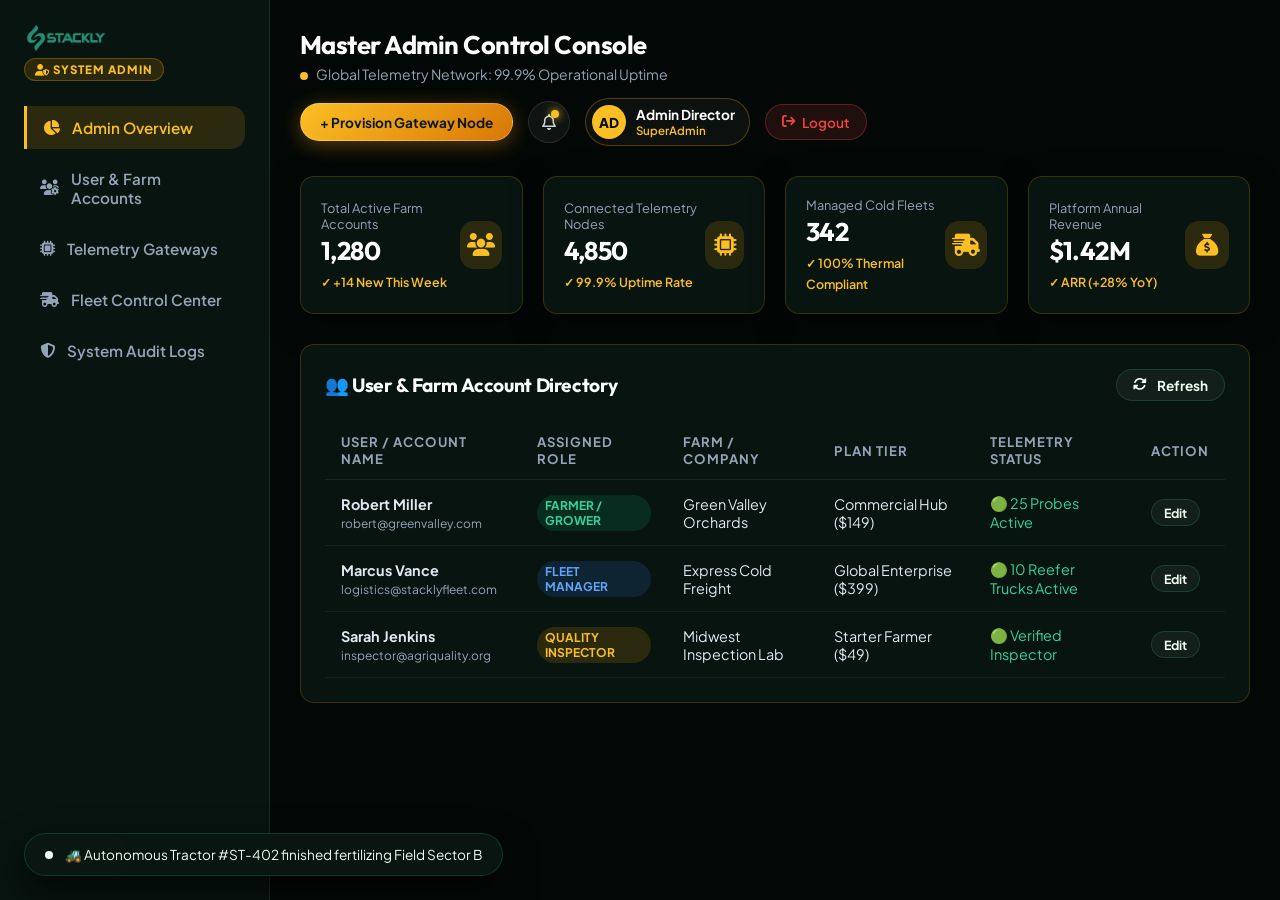
<file: admin-dashboard.html>
<!DOCTYPE html>
<html lang="en">
<head>
  <meta charset="UTF-8" />
  <meta name="viewport" content="width=device-width, initial-scale=1.0" />
  <title>Admin Master Dashboard | Stackly Agri Control Center</title>
  <meta name="description" content="System Administrator Control Center for Stackly Agri: manage telemetry gateways, user accounts, fleet dispatch, and system audits." />
  <link rel="icon" type="image/webp" href="images/logoStackly.webp" />
  
  <!-- FontAwesome & CSS -->
  <link rel="stylesheet" href="https://cdnjs.cloudflare.com/ajax/libs/font-awesome/6.7.2/css/all.min.css" />
  <link rel="stylesheet" href="css/common.css" />
  <style>
    body {
      background-color: #030806;
      color: #f1f5f9;
      overflow-x: hidden;
      margin: 0;
      padding: 0;
    }
    .dash-wrapper {
      display: grid;
      grid-template-columns: 270px 1fr;
      min-height: 100vh;
    }
    
    /* MOBILE HEADER BAR */
    .dash-mobile-bar {
      display: none;
      justify-content: space-between;
      align-items: center;
      padding: 15px 20px;
      background-color: #091712;
      border-bottom: 1px solid rgba(52, 211, 153, 0.15);
      position: sticky;
      top: 0;
      z-index: 100;
    }
    .mobile-dash-toggle {
      background: none;
      border: none;
      color: #fff;
      font-size: 1.4rem;
      cursor: pointer;
      padding: 5px;
    }

    /* SIDEBAR */
    .dash-sidebar {
      background-color: #07140f;
      border-right: 1px solid rgba(52, 211, 153, 0.15);
      display: flex;
      flex-direction: column;
      justify-content: space-between;
      padding: 24px;
      z-index: 10;
      position: sticky;
      top: 0;
      height: 100vh;
      box-sizing: border-box;
    }
    .dash-logo-box {
      margin-bottom: 25px;
    }
    .admin-tag-badge {
      display: inline-block;
      background: rgba(245, 158, 11, 0.15);
      color: #fbbf24;
      border: 1px solid rgba(245, 158, 11, 0.3);
      padding: 3px 10px;
      border-radius: var(--radius-pill);
      font-size: 0.72rem;
      font-weight: 800;
      letter-spacing: 1px;
      text-transform: uppercase;
      margin-top: 6px;
    }
    .mobile-sidebar-close {
      display: none;
      background: none;
      border: none;
      color: #94a3b8;
      font-size: 1.4rem;
      cursor: pointer;
    }
    .dash-menu {
      list-style: none;
      display: flex;
      flex-direction: column;
      gap: 8px;
      padding: 0;
      margin: 0;
    }
    .dash-menu-link {
      display: flex;
      align-items: center;
      gap: 12px;
      padding: 12px 16px;
      border-radius: var(--radius-md);
      color: #94a3b8;
      font-weight: 600;
      font-size: 0.95rem;
      transition: all 0.2s ease;
      cursor: pointer;
      text-decoration: none;
    }
    .dash-menu-link:hover,
    .dash-menu-link.active {
      background: rgba(245, 158, 11, 0.15);
      color: #fbbf24;
    }
    .dash-menu-link.active {
      border-left: 3px solid #fbbf24;
      border-radius: 0 var(--radius-md) var(--radius-md) 0;
    }
    .dash-logout {
      color: #ef4444;
      display: flex;
      align-items: center;
      gap: 12px;
      padding: 12px 16px;
      font-weight: 600;
      font-size: 0.95rem;
      cursor: pointer;
      text-decoration: none;
      border-radius: var(--radius-md);
      transition: background 0.2s ease;
    }
    .dash-logout:hover {
      background: rgba(239, 68, 68, 0.12);
    }

    /* MAIN CONTENT */
    .dash-main-content {
      display: flex;
      flex-direction: column;
      padding: 30px;
      box-sizing: border-box;
    }
    .dash-header {
      display: flex;
      justify-content: space-between;
      align-items: center;
      margin-bottom: 30px;
      flex-wrap: wrap;
      gap: 15px;
    }
    .dash-title-wrap h2 {
      color: #fff;
      font-size: 1.6rem;
      margin: 0 0 5px 0;
    }
    .dash-title-wrap p {
      color: #94a3b8;
      font-size: 0.88rem;
      margin: 0;
    }
    .dash-actions-panel {
      display: flex;
      align-items: center;
      gap: 15px;
    }
    .dash-search-input {
      background: rgba(255, 255, 255, 0.04);
      border: 1px solid rgba(245, 158, 11, 0.25);
      padding: 9px 15px;
      border-radius: var(--radius-pill);
      color: #fff;
      font-size: 0.88rem;
      width: 240px;
    }
    .dash-notification-btn {
      position: relative;
      background: rgba(255, 255, 255, 0.05);
      border: 1px solid rgba(255, 255, 255, 0.1);
      width: 42px;
      height: 42px;
      border-radius: 50%;
      display: flex;
      align-items: center;
      justify-content: center;
      color: #cbd5e1;
      cursor: pointer;
    }
    .dash-notification-btn .pulse-badge {
      position: absolute;
      top: 8px;
      right: 10px;
      width: 8px;
      height: 8px;
      background: #fbbf24;
      border-radius: 50%;
      box-shadow: 0 0 8px #fbbf24;
    }
    .dash-profile {
      display: flex;
      align-items: center;
      gap: 10px;
      background: rgba(255, 255, 255, 0.04);
      padding: 6px 14px 6px 6px;
      border-radius: var(--radius-pill);
      border: 1px solid rgba(245, 158, 11, 0.3);
    }
    .dash-profile-avatar {
      width: 34px;
      height: 34px;
      border-radius: 50%;
      background: #fbbf24;
      color: #050d0a;
      display: flex;
      align-items: center;
      justify-content: center;
      font-weight: 800;
      font-size: 0.85rem;
    }
    .dash-profile-info h5 {
      color: #fff;
      font-size: 0.85rem;
      margin: 0;
    }
    .dash-profile-info span {
      color: #fbbf24;
      font-size: 0.72rem;
      display: block;
      font-weight: 600;
    }

    /* CARDS GRID */
    .dash-cards-grid {
      display: grid;
      grid-template-columns: repeat(4, 1fr);
      gap: 20px;
      margin-bottom: 30px;
    }
    .dash-card {
      background-color: rgba(9, 23, 18, 0.85);
      border: 1px solid rgba(245, 158, 11, 0.2);
      border-radius: var(--radius-md);
      padding: 20px;
      display: flex;
      align-items: center;
      justify-content: space-between;
      box-shadow: 0 10px 30px rgba(0, 0, 0, 0.5);
    }
    .dash-card-info small {
      color: #94a3b8;
      font-size: 0.8rem;
      display: block;
      margin-bottom: 4px;
    }
    .dash-card-info h3 {
      color: #fff;
      font-size: 1.6rem;
      margin: 0 0 4px 0;
      font-weight: 700;
    }
    .dash-card-info span {
      color: #fbbf24;
      font-size: 0.78rem;
      font-weight: 600;
    }
    .dash-card-icon {
      width: 48px;
      height: 48px;
      border-radius: var(--radius-md);
      background: rgba(245, 158, 11, 0.15);
      color: #fbbf24;
      display: flex;
      align-items: center;
      justify-content: center;
      font-size: 1.4rem;
    }

    /* PANELS STYLING */
    .dash-panel {
      display: none;
    }
    .dash-panel.active {
      display: block;
    }

    /* DATA TABLES */
    .dash-table-box {
      background: rgba(9, 23, 18, 0.85);
      border: 1px solid rgba(245, 158, 11, 0.2);
      border-radius: var(--radius-md);
      padding: 24px;
      margin-bottom: 30px;
    }
    .dash-table-header {
      display: flex;
      justify-content: space-between;
      align-items: center;
      margin-bottom: 20px;
    }
    .dash-table-header h3 {
      color: #fff;
      font-size: 1.2rem;
      margin: 0;
    }
    .dash-table {
      width: 100%;
      border-collapse: collapse;
      text-align: left;
    }
    .dash-table th {
      color: #94a3b8;
      font-size: 0.82rem;
      text-transform: uppercase;
      letter-spacing: 1px;
      padding: 12px 16px;
      border-bottom: 1px solid rgba(255, 255, 255, 0.08);
    }
    .dash-table td {
      padding: 14px 16px;
      color: #e2e8f0;
      font-size: 0.9rem;
      border-bottom: 1px solid rgba(255, 255, 255, 0.05);
    }
    .dash-table tr:hover td {
      background: rgba(255, 255, 255, 0.02);
    }
    .role-badge {
      display: inline-block;
      padding: 3px 8px;
      border-radius: var(--radius-pill);
      font-size: 0.75rem;
      font-weight: 700;
      text-transform: uppercase;
    }
    .role-badge.farmer { background: rgba(16, 185, 129, 0.15); color: #34d399; }
    .role-badge.fleet { background: rgba(59, 130, 246, 0.15); color: #60a5fa; }
    .role-badge.inspector { background: rgba(245, 158, 11, 0.15); color: #fbbf24; }

    @media (max-width: 992px) {
      .dash-wrapper { grid-template-columns: 1fr; }
      .dash-mobile-bar { display: flex; }
      .dash-sidebar { position: fixed; left: -300px; top: 0; bottom: 0; width: 270px; box-shadow: 0 0 40px rgba(0,0,0,0.8); }
      .dash-sidebar.open { left: 0; }
      .mobile-sidebar-close { display: block; }
      .dash-cards-grid { grid-template-columns: repeat(2, 1fr); }
    }
    @media (max-width: 576px) {
      .dash-cards-grid { grid-template-columns: 1fr; }
      .dash-search-input { display: none; }
    }
  </style>
</head>
<body>

  <!-- MOBILE HEADER BAR -->
  <div class="dash-mobile-bar">
    <a href="index.html">
      <img src="images/logoStackly.webp" alt="Stackly Agri Logo" height="24" style="height: 24px; filter: invert(58%) sepia(72%) saturate(400%) hue-rotate(115deg) brightness(95%) contrast(90%);" />
    </a>
    <button class="mobile-dash-toggle" id="mobileDashToggle">
      <i class="fa-solid fa-bars"></i>
    </button>
  </div>

  <div class="dash-wrapper">

    <!-- SIDEBAR NAVIGATION -->
    <aside class="dash-sidebar" id="dashSidebar">
      <div>
        <div class="dash-logo-box d-flex justify-content-between align-items-center">
          <div>
            <a href="index.html">
              <img src="images/logoStackly.webp" alt="Stackly Agri Logo" height="28" style="height: 28px; filter: invert(58%) sepia(72%) saturate(400%) hue-rotate(115deg) brightness(95%) contrast(90%);" />
            </a>
            <div><span class="admin-tag-badge"><i class="fa-solid fa-user-shield"></i> System Admin</span></div>
          </div>
          <button class="mobile-sidebar-close" id="mobileSidebarClose">
            <i class="fa-solid fa-xmark"></i>
          </button>
        </div>

        <ul class="dash-menu">
          <li>
            <a class="dash-menu-link active" onclick="switchPanel('overview', this)">
              <i class="fa-solid fa-chart-pie"></i> Admin Overview
            </a>
          </li>
          <li>
            <a class="dash-menu-link" onclick="switchPanel('users', this)">
              <i class="fa-solid fa-users-gear"></i> User & Farm Accounts
            </a>
          </li>
          <li>
            <a class="dash-menu-link" onclick="switchPanel('telemetry', this)">
              <i class="fa-solid fa-microchip"></i> Telemetry Gateways
            </a>
          </li>
          <li>
            <a class="dash-menu-link" onclick="switchPanel('fleets', this)">
              <i class="fa-solid fa-truck-fast"></i> Fleet Control Center
            </a>
          </li>
          <li>
            <a class="dash-menu-link" onclick="switchPanel('audits', this)">
              <i class="fa-solid fa-shield-halved"></i> System Audit Logs
            </a>
          </li>
        </ul>
      </div>

      <div>
        <a class="dash-logout" href="#" onclick="performLogout(); return false;">
          <i class="fa-solid fa-arrow-right-from-bracket"></i> Logout
        </a>
      </div>
    </aside>

    <!-- MAIN DASHBOARD CONTENT AREA -->
    <main class="dash-main-content">

      <!-- TOP HEADER BAR -->
      <header class="dash-header">
        <div class="dash-title-wrap">
          <h2>Master Admin Control Console</h2>
          <p><span style="display:inline-block; width:8px; height:8px; background:#fbbf24; border-radius:50%; margin-right:6px;"></span> Global Telemetry Network: 99.9% Operational Uptime</p>
        </div>

        <div class="dash-actions-panel">
          <button class="btn btn-amber" style="padding: 0.6rem 1.2rem; font-size: 0.85rem;" onclick="window.location.href='404.html'">
            + Provision Gateway Node
          </button>
          
          <div class="dash-notification-btn" onclick="showToast('Admin Alert: System backup completed successfully.')">
            <i class="fa-regular fa-bell"></i>
            <span class="pulse-badge"></span>
          </div>

          <div class="dash-profile">
            <div class="dash-profile-avatar">AD</div>
            <div class="dash-profile-info">
              <h5>Admin Director</h5>
              <span>SuperAdmin</span>
            </div>
          </div>

          <a href="#" onclick="performLogout(); return false;" class="btn btn-logout-header" style="background: rgba(239, 68, 68, 0.12); border: 1px solid rgba(239, 68, 68, 0.3); color: #ef4444; padding: 0.55rem 1rem; border-radius: var(--radius-pill); font-size: 0.85rem; font-weight: 600; text-decoration: none; display: inline-flex; align-items: center; gap: 6px; transition: all 0.2s ease;">
            <i class="fa-solid fa-arrow-right-from-bracket"></i> Logout
          </a>
        </div>
      </header>

      <!-- 4 KEY SYSTEM METRIC CARDS -->
      <div class="dash-cards-grid">
        <div class="dash-card">
          <div class="dash-card-info">
            <small>Total Active Farm Accounts</small>
            <h3>1,280</h3>
            <span style="color:#fbbf24;">✓ +14 New This Week</span>
          </div>
          <div class="dash-card-icon" style="background:rgba(245, 158, 11, 0.15); color:#fbbf24;"><i class="fa-solid fa-users"></i></div>
        </div>

        <div class="dash-card">
          <div class="dash-card-info">
            <small>Connected Telemetry Nodes</small>
            <h3>4,850</h3>
            <span style="color:#fbbf24;">✓ 99.9% Uptime Rate</span>
          </div>
          <div class="dash-card-icon" style="background:rgba(245, 158, 11, 0.15); color:#fbbf24;"><i class="fa-solid fa-microchip"></i></div>
        </div>

        <div class="dash-card">
          <div class="dash-card-info">
            <small>Managed Cold Fleets</small>
            <h3>342</h3>
            <span style="color:#fbbf24;">✓ 100% Thermal Compliant</span>
          </div>
          <div class="dash-card-icon" style="background:rgba(245, 158, 11, 0.15); color:#fbbf24;"><i class="fa-solid fa-truck-fast"></i></div>
        </div>

        <div class="dash-card">
          <div class="dash-card-info">
            <small>Platform Annual Revenue</small>
            <h3>$1.42M</h3>
            <span style="color:#fbbf24;">✓ ARR (+28% YoY)</span>
          </div>
          <div class="dash-card-icon" style="background:rgba(245, 158, 11, 0.15); color:#fbbf24;"><i class="fa-solid fa-sack-dollar"></i></div>
        </div>
      </div>

      <!-- PANEL 1: OVERVIEW -->
      <div class="dash-panel active" id="panel-overview">
        <div class="dash-table-box">
          <div class="dash-table-header">
            <h3>👥 User & Farm Account Directory</h3>
            <button class="btn btn-ghost" style="padding: 0.4rem 1rem; font-size: 0.85rem;" onclick="showToast('Refreshing account list...')">
              <i class="fa-solid fa-rotate"></i> Refresh
            </button>
          </div>

          <table class="dash-table">
            <thead>
              <tr>
                <th>User / Account Name</th>
                <th>Assigned Role</th>
                <th>Farm / Company</th>
                <th>Plan Tier</th>
                <th>Telemetry Status</th>
                <th>Action</th>
              </tr>
            </thead>
            <tbody>
              <tr>
                <td><strong>Robert Miller</strong><br><small style="color:#94a3b8;">robert@greenvalley.com</small></td>
                <td><span class="role-badge farmer">Farmer / Grower</span></td>
                <td>Green Valley Orchards</td>
                <td>Commercial Hub ($149)</td>
                <td><span style="color:#34d399;">🟢 25 Probes Active</span></td>
                <td><button class="btn btn-ghost" style="padding: 0.3rem 0.75rem; font-size: 0.78rem;" onclick="window.location.href='404.html'">Edit</button></td>
              </tr>
              <tr>
                <td><strong>Marcus Vance</strong><br><small style="color:#94a3b8;">logistics@stacklyfleet.com</small></td>
                <td><span class="role-badge fleet">Fleet Manager</span></td>
                <td>Express Cold Freight</td>
                <td>Global Enterprise ($399)</td>
                <td><span style="color:#34d399;">🟢 10 Reefer Trucks Active</span></td>
                <td><button class="btn btn-ghost" style="padding: 0.3rem 0.75rem; font-size: 0.78rem;" onclick="window.location.href='404.html'">Edit</button></td>
              </tr>
              <tr>
                <td><strong>Sarah Jenkins</strong><br><small style="color:#94a3b8;">inspector@agriquality.org</small></td>
                <td><span class="role-badge inspector">Quality Inspector</span></td>
                <td>Midwest Inspection Lab</td>
                <td>Starter Farmer ($49)</td>
                <td><span style="color:#34d399;">🟢 Verified Inspector</span></td>
                <td><button class="btn btn-ghost" style="padding: 0.3rem 0.75rem; font-size: 0.78rem;" onclick="window.location.href='404.html'">Edit</button></td>
              </tr>
            </tbody>
          </table>
        </div>
      </div>

      <!-- PANEL 2: USERS -->
      <div class="dash-panel" id="panel-users">
        <div class="dash-table-box">
          <h3>👨‍💻 Add & Manage Admin Permissions</h3>
          <p style="color: var(--text-muted); font-size: 0.9rem; margin-bottom: 1.5rem;">Grant system supervisor or regional dispatch access to team members.</p>
          <button class="btn btn-amber" onclick="window.location.href='404.html'">+ Invite New Admin User</button>
        </div>
      </div>

      <!-- PANEL 3: TELEMETRY -->
      <div class="dash-panel" id="panel-telemetry">
        <div class="dash-table-box">
          <h3>📡 Telemetry Hardware & Gateway Controllers</h3>
          <p style="color: var(--text-muted); font-size: 0.9rem;">38 Hardware Gateways deployed across North America and Asia-Pacific hub regions.</p>
        </div>
      </div>

      <!-- PANEL 4: FLEETS -->
      <div class="dash-panel" id="panel-fleets">
        <div class="dash-table-box">
          <h3>🚛 Global Fleet Operations Center</h3>
          <p style="color: var(--text-muted); font-size: 0.9rem;">Real-time GPS tracking for 342 active refrigerated transit vehicles.</p>
        </div>
      </div>

      <!-- PANEL 5: AUDITS -->
      <div class="dash-panel" id="panel-audits">
        <div class="dash-table-box">
          <h3>🛡️ Platform Security & Blockchain Logs</h3>
          <p style="color: var(--text-muted); font-size: 0.9rem;">Immutable event audit trail for blockchain batch certificate generation.</p>
        </div>
      </div>

    </main>
  </div>

  <script src="js/common.js"></script>
  <script>
    function switchPanel(panelId, element) {
      document.querySelectorAll('.dash-panel').forEach(p => p.classList.remove('active'));
      document.querySelectorAll('.dash-menu-link').forEach(l => l.classList.remove('active'));
      
      const target = document.getElementById('panel-' + panelId);
      if (target) target.classList.add('active');
      if (element) element.classList.add('active');

      document.getElementById('dashSidebar').classList.remove('open');
    }

    const mobileToggle = document.getElementById('mobileDashToggle');
    const sidebar = document.getElementById('dashSidebar');
    const sidebarClose = document.getElementById('mobileSidebarClose');

    if (mobileToggle) {
      mobileToggle.addEventListener('click', () => sidebar.classList.add('open'));
    }
    if (sidebarClose) {
      sidebarClose.addEventListener('click', () => sidebar.classList.remove('open'));
    }

    function performLogout() {
      localStorage.removeItem('agri_remember_me');
      localStorage.removeItem('agri_user_role');
      window.location.href = 'login.html';
    }
  </script>
</body>
</html>
</file>
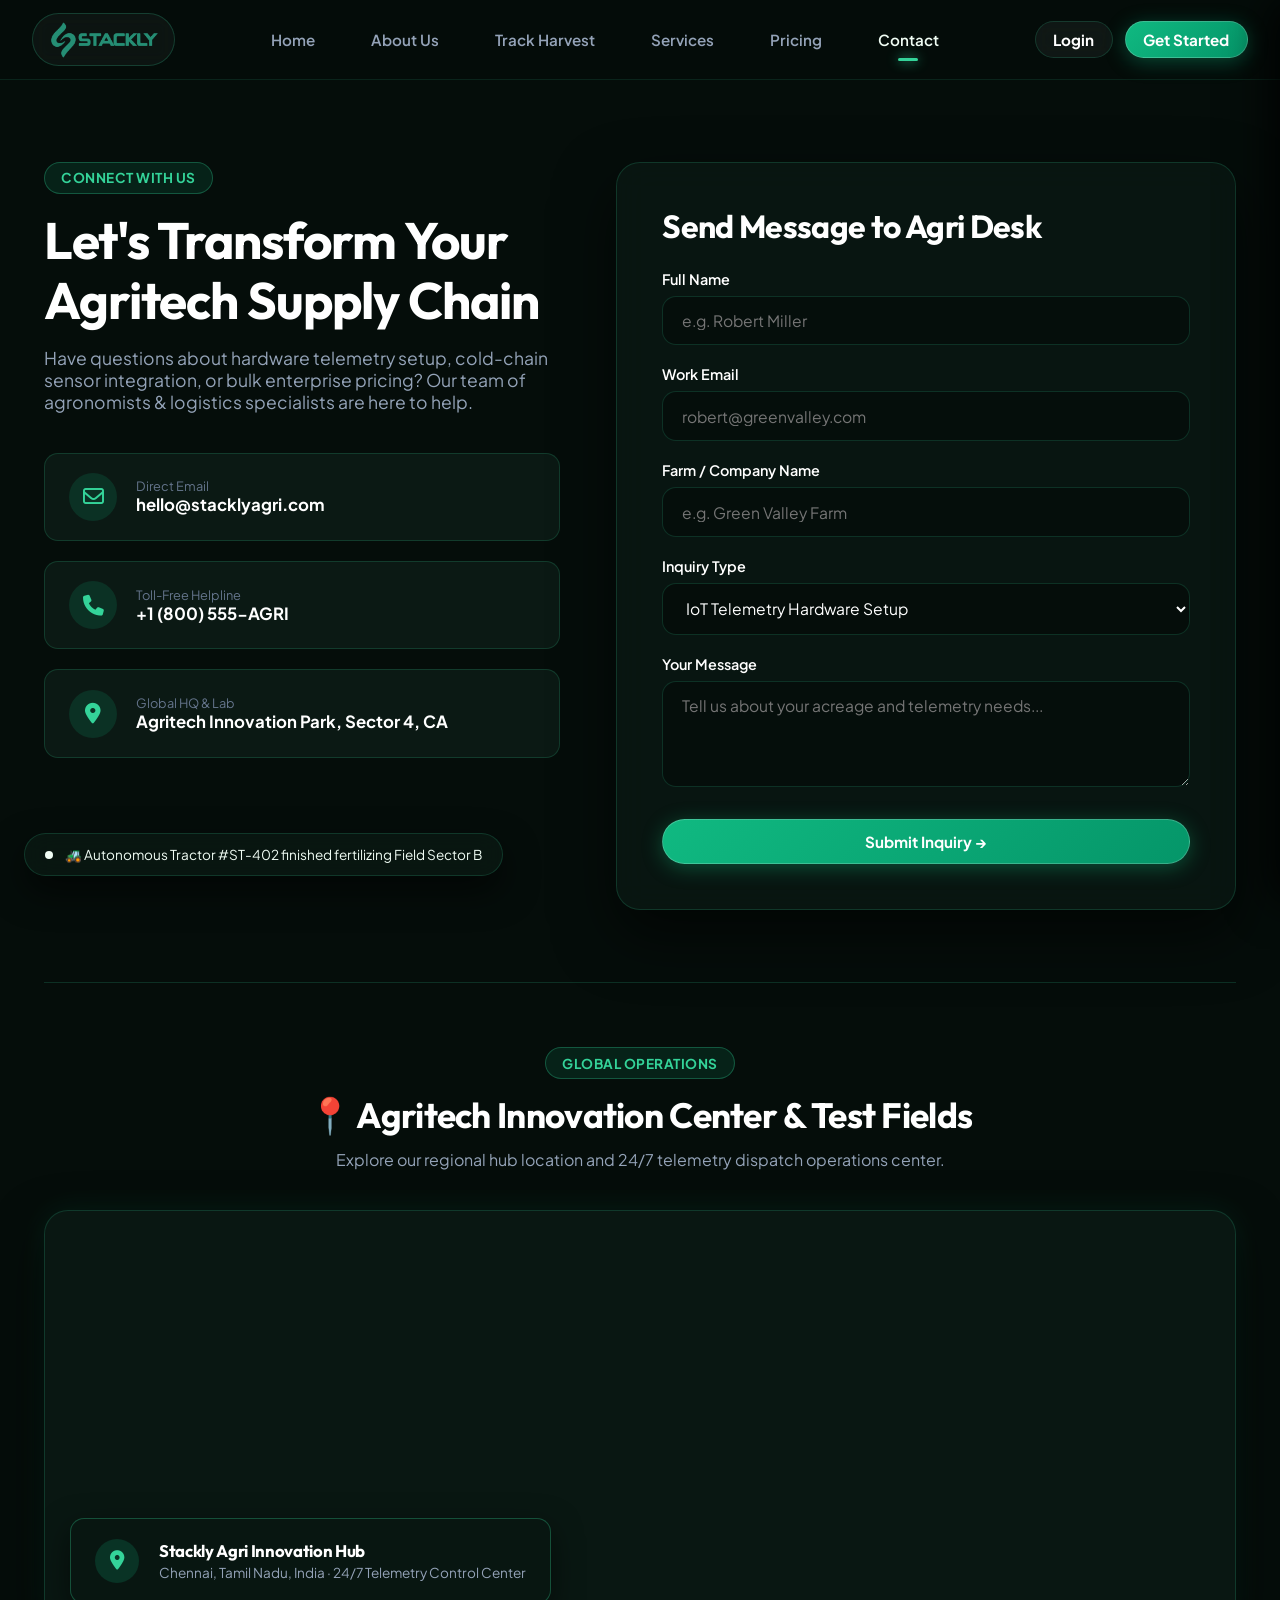
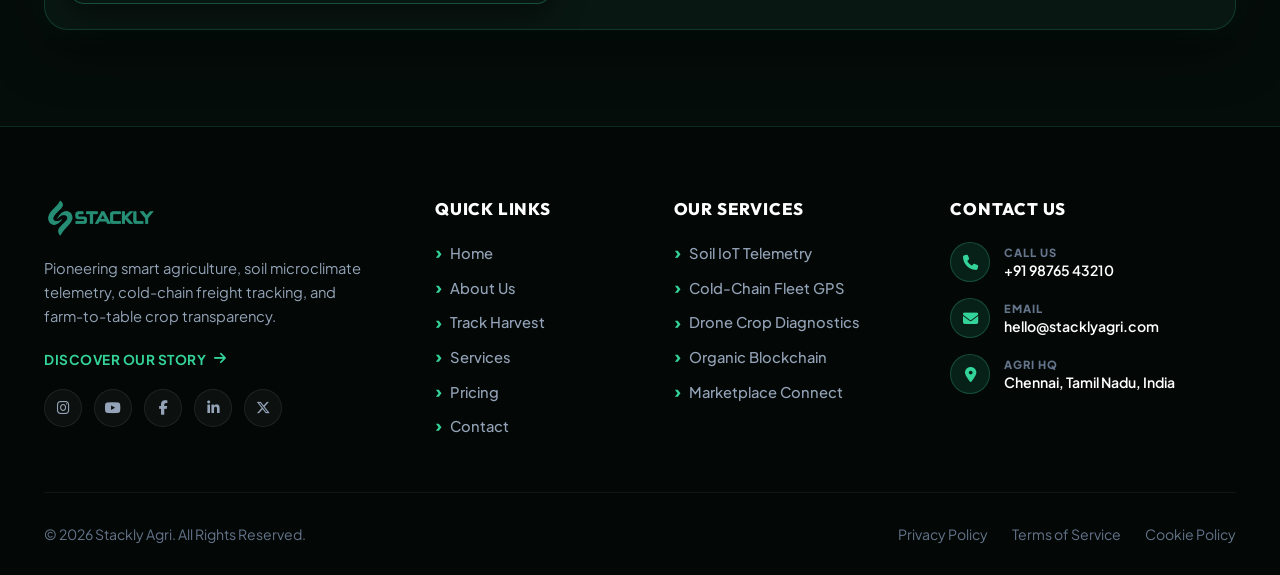
<file: contact.html>
<!DOCTYPE html>
<html lang="en">
<head>
  <meta charset="UTF-8" />
  <meta name="viewport" content="width=device-width, initial-scale=1.0" />
  <title>Contact Agritech Experts — Stackly Agri</title>
  <meta name="description" content="Get in touch with Stackly Agri experts for IoT telemetry deployments, cold-chain logistics integration, or customer support." />
  
  <link rel="stylesheet" href="https://cdnjs.cloudflare.com/ajax/libs/font-awesome/6.7.2/css/all.min.css" />
  <link rel="stylesheet" href="css/common.css" />
  <link rel="stylesheet" href="css/home.css" />
  <style>
    .contact-page {
      padding-top: 130px;
      padding-bottom: 6rem;
      background: #050d0a;
    }
    .contact-grid {
      display: grid;
      grid-template-columns: 1fr 1.2fr;
      gap: 3.5rem;
      margin-top: 2rem;
    }
    .c-info h1 {
      font-size: 3.2rem;
      color: #fff;
      margin-bottom: 1rem;
    }
    .c-info p {
      font-size: 1.1rem;
      color: var(--text-muted);
      margin-bottom: 2.5rem;
    }
    .c-card-list {
      display: flex;
      flex-direction: column;
      gap: 1.25rem;
    }
    .c-item {
      background: var(--bg-card);
      border: 1px solid var(--border-color);
      border-radius: var(--radius-md);
      padding: 1.2rem 1.5rem;
      display: flex;
      align-items: center;
      gap: 1.2rem;
    }
    .c-icon {
      width: 48px;
      height: 48px;
      border-radius: 50%;
      background: rgba(16, 185, 129, 0.15);
      color: var(--accent-mint);
      display: flex;
      align-items: center;
      justify-content: center;
      font-size: 1.3rem;
    }
    .c-form-box {
      background: rgba(9, 23, 18, 0.9);
      backdrop-filter: blur(16px);
      border: 1px solid var(--border-color);
      border-radius: var(--radius-lg);
      padding: 2.8rem;
      box-shadow: 0 25px 60px rgba(0, 0, 0, 0.6);
    }
    .c-form-box h2 {
      font-size: 2rem;
      color: #fff;
      margin-bottom: 1.5rem;
    }
    .f-group {
      margin-bottom: 1.25rem;
    }
    .f-group label {
      display: block;
      font-size: 0.9rem;
      font-weight: 600;
      color: #fff;
      margin-bottom: 0.5rem;
    }
    .f-group input, .f-group textarea, .f-group select {
      width: 100%;
      background: rgba(5, 13, 10, 0.8);
      border: 1px solid var(--border-color);
      padding: 0.9rem 1.2rem;
      border-radius: var(--radius-md);
      color: #fff;
      font-size: 0.98rem;
    }
    .f-group input:focus, .f-group textarea:focus {
      border-color: var(--accent-mint);
      box-shadow: 0 0 15px rgba(16, 185, 129, 0.25);
    }

    /* MAP SECTION STYLES */
    .map-section {
      margin-top: 4.5rem;
      padding-top: 4rem;
      border-top: 1px solid var(--border-color);
    }
    .map-header {
      text-align: center;
      max-width: 680px;
      margin: 0 auto 2.5rem;
    }
    .map-header h2 {
      font-size: 2.2rem;
      color: #fff;
      margin-bottom: 0.75rem;
    }
    .map-header p {
      color: var(--text-muted);
      font-size: 1rem;
    }
    .map-frame-box {
      position: relative;
      border-radius: var(--radius-lg);
      overflow: hidden;
      border: 1px solid var(--border-color);
      box-shadow: 0 20px 50px rgba(0,0,0,0.6), 0 0 30px rgba(16, 185, 129, 0.12);
      height: 420px;
      background: #091712;
    }
    .map-frame-box iframe {
      width: 100%;
      height: 100%;
      border: none;
      filter: invert(90%) hue-rotate(180deg) brightness(85%) contrast(110%);
    }
    .map-floating-card {
      position: absolute;
      bottom: 25px;
      left: 25px;
      background: rgba(9, 23, 18, 0.92);
      backdrop-filter: blur(12px);
      border: 1px solid rgba(52, 211, 153, 0.3);
      padding: 1.25rem 1.5rem;
      border-radius: var(--radius-md);
      color: #fff;
      display: flex;
      align-items: center;
      gap: 1.25rem;
      box-shadow: 0 10px 30px rgba(0,0,0,0.5);
    }
    .map-floating-card .mfc-icon {
      width: 44px;
      height: 44px;
      border-radius: 50%;
      background: rgba(16, 185, 129, 0.18);
      color: var(--accent-mint);
      display: flex;
      align-items: center;
      justify-content: center;
      font-size: 1.2rem;
      flex-shrink: 0;
    }
    .map-floating-card h4 {
      margin: 0;
      font-size: 1.05rem;
      color: #fff;
    }
    .map-floating-card p {
      margin: 0.2rem 0 0;
      font-size: 0.85rem;
      color: var(--text-muted);
    }

    @media (max-width: 640px) {
      .map-frame-box { height: 320px; }
      .map-floating-card { left: 12px; right: 12px; bottom: 12px; padding: 1rem; }
    }
  </style>
</head>
<body>

  <!-- NAVIGATION BAR -->
  <nav class="nav">
    <a class="brand" href="index.html">
      <img src="images/logoStackly.webp" alt="Stackly Agri Logo" height="45" style="filter: invert(58%) sepia(72%) saturate(400%) hue-rotate(115deg) brightness(95%) contrast(90%);" />
    </a>
    <ul class="nav-links">
      <li><a href="index.html">Home</a></li>
      <li><a href="about.html">About Us</a></li>
      <li><a href="track.html">Track Harvest</a></li>
      <li><a href="services.html">Services</a></li>
      <li><a href="pricing.html">Pricing</a></li>
      <li><a class="active" href="contact.html">Contact</a></li>
    </ul>
    <div class="nav-cta" style="display: flex; align-items: center; gap: 0.75rem;">
      <a class="btn btn-ghost" href="login.html" style="padding: 0.5rem 1.1rem; border: 1px solid var(--border-color); color: #fff; text-decoration: none;">Login</a>
      <a class="btn btn-emerald" href="get-started.html" style="padding: 0.5rem 1.1rem; text-decoration: none;">Get Started</a>
      <button class="burger" id="burger" aria-label="Toggle Menu">
        <span></span><span></span><span></span>
      </button>
    </div>
  </nav>

  <!-- MOBILE SCRIM & DRAWER -->
  <div class="scrim" id="scrim"></div>
  <aside class="drawer" id="drawer">
    <a class="d-link" href="index.html">🏠 Home</a>
    <a class="d-link" href="about.html">ℹ️ About Us</a>
    <a class="d-link" href="track.html">📍 Track Harvest</a>
    <a class="d-link" href="services.html">🌱 Agri Services</a>
    <a class="d-link" href="pricing.html">💰 Plans & Pricing</a>
    <a class="d-link active" href="contact.html">✉️ Contact Us</a>

    <div class="drawer-actions" style="display: flex; gap: 0.75rem; margin-top: 1rem; margin-bottom: 1.5rem;">
      <a class="btn btn-ghost" href="login.html" style="flex: 1; text-align: center; border: 1px solid var(--border-color); color: #fff; padding: 0.75rem; text-decoration: none;">Login</a>
      <a class="btn btn-emerald" href="get-started.html" style="flex: 1; text-align: center; padding: 0.75rem; text-decoration: none;">Get Started</a>
    </div>
  </aside>

  <!-- CONTACT MAIN -->
  <main class="contact-page">
    <div class="wrap">
      
      <div class="contact-grid">
        
        <div class="c-info reveal left">
          <span class="eyebrow pill-emerald">Connect With Us</span>
          <h1>Let's Transform Your Agritech Supply Chain</h1>
          <p>Have questions about hardware telemetry setup, cold-chain sensor integration, or bulk enterprise pricing? Our team of agronomists & logistics specialists are here to help.</p>

          <div class="c-card-list">
            <div class="c-item">
              <div class="c-icon"><i class="fa-regular fa-envelope"></i></div>
              <div>
                <small style="color: var(--text-dim); display: block; font-size: 0.8rem;">Direct Email</small>
                <strong style="color: #fff; font-size: 1.05rem;">hello@stacklyagri.com</strong>
              </div>
            </div>

            <div class="c-item">
              <div class="c-icon"><i class="fa-solid fa-phone"></i></div>
              <div>
                <small style="color: var(--text-dim); display: block; font-size: 0.8rem;">Toll-Free Helpline</small>
                <strong style="color: #fff; font-size: 1.05rem;">+1 (800) 555-AGRI</strong>
              </div>
            </div>

            <div class="c-item">
              <div class="c-icon"><i class="fa-solid fa-location-dot"></i></div>
              <div>
                <small style="color: var(--text-dim); display: block; font-size: 0.8rem;">Global HQ & Lab</small>
                <strong style="color: #fff; font-size: 1.05rem;">Agritech Innovation Park, Sector 4, CA</strong>
              </div>
            </div>
          </div>
        </div>

        <div class="c-form-box reveal right">
          <h2>Send Message to Agri Desk</h2>
          <form action="404.html" onsubmit="event.preventDefault(); window.location.href='404.html';">
            <div class="f-group">
              <label>Full Name</label>
              <input type="text" placeholder="e.g. Robert Miller" pattern="[A-Za-z\s]{1,16}" maxlength="16" oninput="this.value = this.value.replace(/[^a-zA-Z\s]/g, '').slice(0, 16);" title="Only alphabets allowed (max 16 letters)" required />
            </div>

            <div class="f-group">
              <label>Work Email</label>
              <input type="email" placeholder="robert@greenvalley.com" required />
            </div>

            <div class="f-group">
              <label>Farm / Company Name</label>
              <input type="text" placeholder="e.g. Green Valley Farm" pattern="[A-Za-z\s]{1,20}" maxlength="20" oninput="this.value = this.value.replace(/[^a-zA-Z\s]/g, '').slice(0, 20);" title="Only alphabets allowed (max 20 letters)" required />
            </div>

            <div class="f-group">
              <label>Inquiry Type</label>
              <select style="background: #050d0a;">
                <option>IoT Telemetry Hardware Setup</option>
                <option>Cold-Chain Reefer Fleet Tracking</option>
                <option>Enterprise Sales & Demo</option>
                <option>Technical Support</option>
              </select>
            </div>

            <div class="f-group">
              <label>Your Message</label>
              <textarea rows="4" placeholder="Tell us about your acreage and telemetry needs..." required></textarea>
            </div>

            <button type="submit" class="btn btn-emerald" style="width: 100%; margin-top: 0.5rem;">
              Submit Inquiry →
            </button>
          </form>
        </div>

      </div>

      <!-- LOCATION MAP SECTION -->
      <section class="map-section reveal zoom" onclick="window.location.href='404.html';" style="cursor: pointer;">
        <div class="map-header">
          <span class="eyebrow pill-emerald">Global Operations</span>
          <h2>📍 Agritech Innovation Center & Test Fields</h2>
          <p>Explore our regional hub location and 24/7 telemetry dispatch operations center.</p>
        </div>

        <div class="map-frame-box" onclick="window.location.href='404.html';" style="cursor: pointer;">
          <iframe 
            src="https://maps.google.com/maps?q=Chennai,Tamil%20Nadu,India&t=&z=13&ie=UTF8&iwloc=&output=embed" 
            allowfullscreen="" 
            loading="lazy" 
            referrerpolicy="no-referrer-when-downgrade"
            title="Stackly Agri Global Location Map"
            style="pointer-events: none;">
          </iframe>
          
          <div class="map-floating-card">
            <div class="mfc-icon"><i class="fa-solid fa-location-dot"></i></div>
            <div>
              <h4>Stackly Agri Innovation Hub</h4>
              <p>Chennai, Tamil Nadu, India · 24/7 Telemetry Control Center</p>
            </div>
          </div>
        </div>
      </section>

    </div>
  </main>

  <!-- FOOTER SECTION (REFERENCE MATCHING DESIGN) -->
  <footer class="footer">
    <div class="wrap">
      <div class="footer-grid">
        
        <!-- COLUMN 1: BRAND LOGO & TAGLINE & SOCIAL ICONS -->
        <div class="footer-brand">
          <a href="index.html" class="footer-logo-link">
            <img src="images/logoStackly.webp" alt="Stackly Agri" style="height: 38px; filter: invert(58%) sepia(72%) saturate(400%) hue-rotate(115deg) brightness(95%) contrast(90%);" />
          </a>
          <p>
            Pioneering smart agriculture, soil microclimate telemetry, cold-chain freight tracking, and farm-to-table crop transparency.
          </p>
          <a href="404.html" class="footer-discover-link">DISCOVER OUR STORY <i class="fa-solid fa-arrow-right"></i></a>
          
          <div class="social-links" style="margin-top: 1.25rem;">
            <a href="404.html" aria-label="Instagram"><i class="fa-brands fa-instagram"></i></a>
            <a href="404.html" aria-label="YouTube"><i class="fa-brands fa-youtube"></i></a>
            <a href="404.html" aria-label="Facebook"><i class="fa-brands fa-facebook-f"></i></a>
            <a href="404.html" aria-label="LinkedIn"><i class="fa-brands fa-linkedin-in"></i></a>
            <a href="404.html" aria-label="Twitter"><i class="fa-brands fa-x-twitter"></i></a>
          </div>
        </div>

        <!-- COLUMN 2: QUICK LINKS -->
        <div class="footer-col">
          <h4>QUICK LINKS</h4>
          <ul class="footer-arrow-list">
            <li><a href="index.html"><span class="arrow-icon">›</span> Home</a></li>
            <li><a href="about.html"><span class="arrow-icon">›</span> About Us</a></li>
            <li><a href="track.html"><span class="arrow-icon">›</span> Track Harvest</a></li>
            <li><a href="services.html"><span class="arrow-icon">›</span> Services</a></li>
            <li><a href="pricing.html"><span class="arrow-icon">›</span> Pricing</a></li>
            <li><a href="contact.html"><span class="arrow-icon">›</span> Contact</a></li>
          </ul>
        </div>

        <!-- COLUMN 3: OUR SERVICES -->
        <div class="footer-col">
          <h4>OUR SERVICES</h4>
          <ul class="footer-arrow-list">
            <li><a href="404.html"><span class="arrow-icon">›</span> Soil IoT Telemetry</a></li>
            <li><a href="404.html"><span class="arrow-icon">›</span> Cold-Chain Fleet GPS</a></li>
            <li><a href="404.html"><span class="arrow-icon">›</span> Drone Crop Diagnostics</a></li>
            <li><a href="404.html"><span class="arrow-icon">›</span> Organic Blockchain</a></li>
            <li><a href="404.html"><span class="arrow-icon">›</span> Marketplace Connect</a></li>
          </ul>
        </div>

        <!-- COLUMN 4: CONTACT US -->
        <div class="footer-col">
          <h4>CONTACT US</h4>
          <div class="footer-contact-blocks">
            <div class="footer-contact-item">
              <div class="fc-icon"><i class="fa-solid fa-phone"></i></div>
              <div>
                <small>CALL US</small>
                <a href="404.html" class="fc-val">+91 98765 43210</a>
              </div>
            </div>

            <div class="footer-contact-item">
              <div class="fc-icon"><i class="fa-solid fa-envelope"></i></div>
              <div>
                <small>EMAIL</small>
                <a href="404.html" class="fc-val">hello@stacklyagri.com</a>
              </div>
            </div>

            <div class="footer-contact-item">
              <div class="fc-icon"><i class="fa-solid fa-location-dot"></i></div>
              <div>
                <small>AGRI HQ</small>
                <a href="404.html" class="fc-val">Chennai, Tamil Nadu, India</a>
              </div>
            </div>
          </div>
        </div>
      </div>

      <!-- FOOTER BOTTOM -->
      <div class="footer-bottom">
        <div>© 2026 Stackly Agri. All Rights Reserved.</div>
        <div class="footer-legal-links">
          <a href="404.html">Privacy Policy</a>
          <a href="404.html">Terms of Service</a>
          <a href="404.html">Cookie Policy</a>
        </div>
      </div>
    </div>
  </footer>

  <script src="js/common.js"></script>
</body>
</html>
</file>
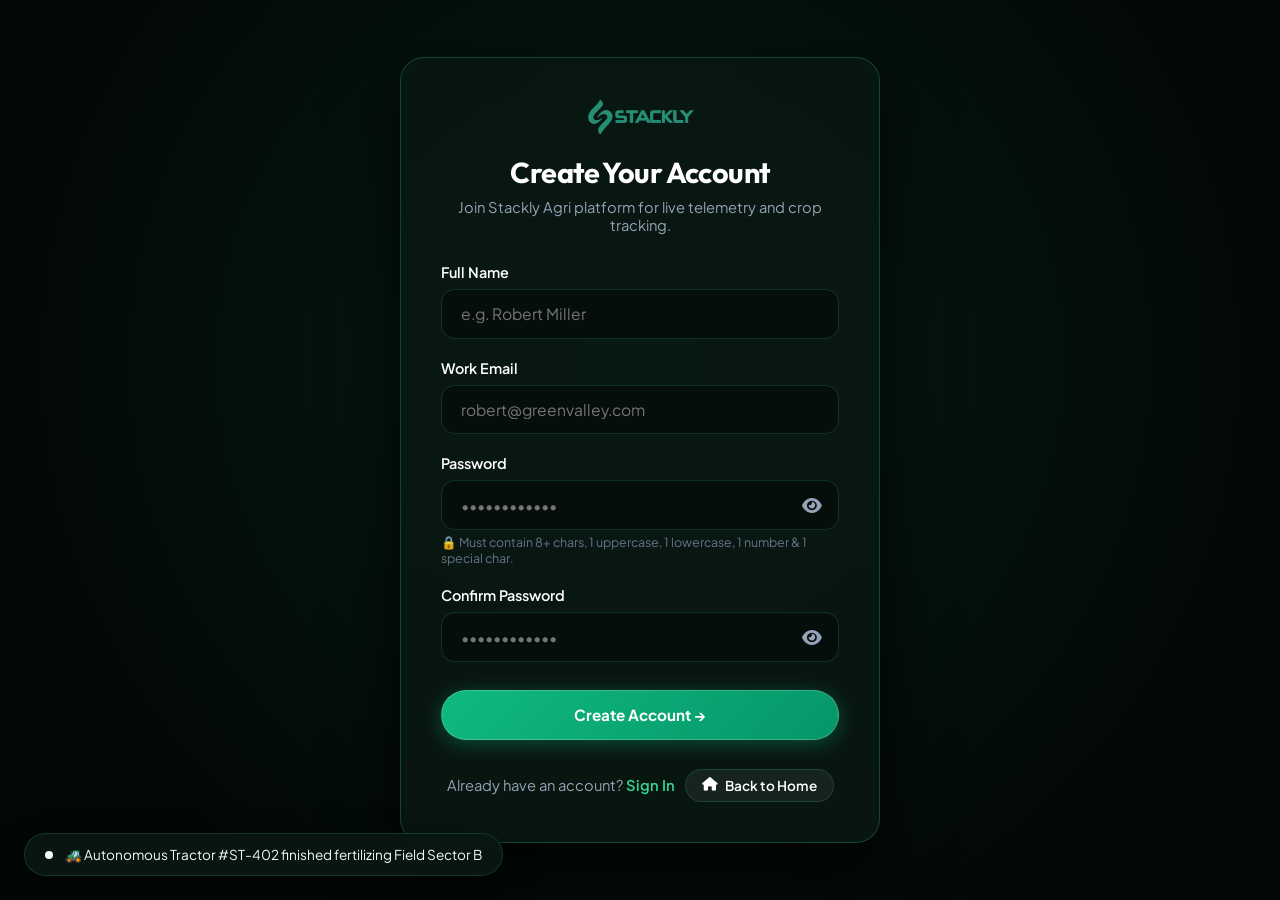
<file: create-account.html>
<!DOCTYPE html>
<html lang="en">
<head>
  <meta charset="UTF-8" />
  <meta name="viewport" content="width=device-width, initial-scale=1.0" />
  <title>Create Account — Stackly Agri</title>
  <meta name="description" content="Register your account to access Stackly Agri telemetry platform." />
  <link rel="icon" type="image/webp" href="images/logoStackly.webp" />
  
  <!-- FontAwesome & CSS -->
  <link rel="stylesheet" href="https://cdnjs.cloudflare.com/ajax/libs/font-awesome/6.7.2/css/all.min.css" />
  <link rel="stylesheet" href="css/common.css" />
  <style>
    body {
      margin: 0;
      padding: 0;
      background: #030806;
    }
    .auth-section {
      min-height: 100vh;
      display: flex;
      justify-content: center;
      align-items: center;
      padding: 2rem 1rem;
      background: radial-gradient(circle at 50% 40%, rgba(16, 185, 129, 0.12) 0%, rgba(3, 8, 6, 1) 75%);
      box-sizing: border-box;
    }
    .auth-card {
      width: 100%;
      max-width: 480px;
      background: rgba(10, 24, 18, 0.85);
      border: 1px solid rgba(52, 211, 153, 0.25);
      border-radius: var(--radius-lg, 24px);
      backdrop-filter: blur(20px);
      padding: 2.5rem;
      box-shadow: 0 25px 70px rgba(0, 0, 0, 0.8);
      box-sizing: border-box;
    }
    
    /* CENTERED LOGO WRAPPER */
    .auth-logo-wrap {
      display: flex;
      justify-content: center;
      align-items: center;
      text-align: center;
      margin-bottom: 1.25rem;
      width: 100%;
    }
    .auth-header {
      text-align: center;
      margin-bottom: 1.8rem;
    }
    .auth-header h2 {
      color: #ffffff;
      font-size: 1.8rem;
      font-weight: 700;
      margin: 0 0 0.5rem 0;
    }
    .auth-header p {
      color: var(--text-muted);
      font-size: 0.92rem;
      margin: 0;
    }
    .auth-form .f-group {
      margin-bottom: 1.25rem;
    }
    .auth-form label {
      display: block;
      color: #ffffff;
      font-size: 0.9rem;
      font-weight: 600;
      margin-bottom: 0.5rem;
    }
    .auth-form input, .auth-form select {
      width: 100%;
      background: rgba(5, 13, 10, 0.8);
      border: 1px solid var(--border-color);
      padding: 0.9rem 1.2rem;
      border-radius: var(--radius-md);
      color: #ffffff;
      font-size: 0.98rem;
      box-sizing: border-box;
    }
    .auth-form input:focus, .auth-form select:focus {
      border-color: var(--accent-mint);
      box-shadow: 0 0 15px rgba(16, 185, 129, 0.25);
      outline: none;
    }
    
    /* WARNING BOX FOR PASSWORD MISMATCH */
    .password-warning-box {
      display: none;
      background: rgba(239, 68, 68, 0.15);
      border: 1px solid rgba(239, 68, 68, 0.4);
      color: #f87171;
      padding: 0.8rem 1rem;
      border-radius: var(--radius-md);
      font-size: 0.88rem;
      margin-bottom: 1.25rem;
      text-align: center;
      font-weight: 600;
    }

    .auth-footer-link {
      text-align: center;
      margin-top: 1.8rem;
      font-size: 0.92rem;
      color: var(--text-muted);
      display: flex;
      align-items: center;
      justify-content: center;
      gap: 10px;
      flex-wrap: wrap;
    }
    .auth-footer-link a {
      color: var(--accent-mint);
      font-weight: 600;
      text-decoration: none;
    }
    .auth-footer-link a:hover {
      text-decoration: underline;
    }
    .btn-back-home {
      display: inline-flex;
      align-items: center;
      gap: 0.5rem;
      padding: 0.45rem 1rem;
      background: rgba(255, 255, 255, 0.06);
      border: 1px solid var(--border-color);
      color: #ffffff !important;
      border-radius: var(--radius-pill);
      font-size: 0.85rem;
      font-weight: 600;
      transition: all 0.25s ease;
      text-decoration: none !important;
    }
    .btn-back-home:hover {
      background: rgba(255, 255, 255, 0.15);
      transform: translateY(-1px);
    }
  </style>
</head>
<body>

  <!-- AUTH MAIN CONTENT (NO NAVBAR) -->
  <section class="auth-section">
    <div class="auth-card">
      
      <!-- CENTERED LOGO MATCHING FOOTER SIZE (38PX) -->
      <div class="auth-logo-wrap">
        <a href="index.html">
          <img src="images/logoStackly.webp" alt="Stackly Agri Logo" height="38" style="height: 38px; display: block; margin: 0 auto; filter: invert(58%) sepia(72%) saturate(400%) hue-rotate(115deg) brightness(95%) contrast(90%);" />
        </a>
      </div>
      
      <div class="auth-header">
        <h2>Create Your Account</h2>
        <p>Join Stackly Agri platform for live telemetry and crop tracking.</p>
      </div>

      <!-- PASSWORD MISMATCH ALERT BOX -->
      <div id="passWarning" class="password-warning-box">
        <i class="fa-solid fa-triangle-exclamation"></i> Warning: Password and Confirm Password do not match!
      </div>

      <form class="auth-form" id="registerForm" onsubmit="handleRegisterSubmit(event)">
        
        <!-- FULL NAME: ALPHABETS ONLY, MAX 16 CHARS -->
        <div class="f-group">
          <label>Full Name</label>
          <input 
            type="text" 
            id="regName"
            placeholder="e.g. Robert Miller" 
            pattern="[A-Za-z\s]{1,16}" 
            maxlength="16" 
            oninput="this.value = this.value.replace(/[^a-zA-Z\s]/g, '').slice(0, 16);" 
            title="Only alphabets allowed (maximum 16 letters)" 
            required 
          />
        </div>

        <!-- WORK EMAIL: EMAIL FORMAT -->
        <div class="f-group">
          <label>Work Email</label>
          <input 
            type="email" 
            id="regEmail"
            placeholder="robert@greenvalley.com" 
            pattern="[a-zA-Z0-9._%+\-]+@[a-zA-Z0-9.\-]+\.[a-zA-Z]{2,}$"
            title="Please enter a valid email address (e.g. name@domain.com)"
            required 
          />
        </div>

        <!-- STRONG PASSWORD WITH EYE MASK TOGGLE -->
        <div class="f-group">
          <label>Password</label>
          <div style="position: relative;">
            <input 
              type="password" 
              id="regPassword" 
              placeholder="••••••••••••" 
              pattern="(?=.*\d)(?=.*[a-z])(?=.*[A-Z])(?=.*[^a-zA-Z0-9]).{8,}"
              title="Strong password required: at least 8 characters with 1 uppercase, 1 lowercase, 1 number, and 1 special character."
              style="padding-right: 45px;"
              required 
            />
            <button type="button" class="pwd-toggle-btn" onclick="togglePasswordVisibility('regPassword', this)" aria-label="Toggle Password Visibility" style="position: absolute; right: 12px; top: 50%; transform: translateY(-50%); background: none; border: none; color: var(--text-muted); cursor: pointer; padding: 5px; font-size: 1.1rem;">
              <i class="fa-solid fa-eye"></i>
            </button>
          </div>
          <small style="color: var(--text-dim); font-size: 0.78rem; display: block; margin-top: 4px;">
            🔒 Must contain 8+ chars, 1 uppercase, 1 lowercase, 1 number & 1 special char.
          </small>
        </div>

        <!-- CONFIRM PASSWORD WITH EYE MASK TOGGLE -->
        <div class="f-group">
          <label>Confirm Password</label>
          <div style="position: relative;">
            <input 
              type="password" 
              id="confirmPassword" 
              placeholder="••••••••••••" 
              style="padding-right: 45px;"
              required 
            />
            <button type="button" class="pwd-toggle-btn" onclick="togglePasswordVisibility('confirmPassword', this)" aria-label="Toggle Password Visibility" style="position: absolute; right: 12px; top: 50%; transform: translateY(-50%); background: none; border: none; color: var(--text-muted); cursor: pointer; padding: 5px; font-size: 1.1rem;">
              <i class="fa-solid fa-eye"></i>
            </button>
          </div>
        </div>

        <!-- CREATE ACCOUNT SUBMIT BUTTON -->
        <button type="submit" class="btn btn-emerald" style="width: 100%; padding: 0.9rem; margin-top: 0.5rem;">
          Create Account →
        </button>
      </form>

      <!-- FOOTER LINKS WITH BACK TO HOME BUTTON -->
      <div class="auth-footer-link">
        <span>Already have an account? <a href="login.html">Sign In</a></span>
        <a href="index.html" class="btn-back-home"><i class="fa-solid fa-house"></i> Back to Home</a>
      </div>

    </div>
  </section>

  <script src="js/common.js"></script>
  <script>
    function handleRegisterSubmit(e) {
      e.preventDefault();
      
      const pass = document.getElementById('regPassword').value;
      const confirmPass = document.getElementById('confirmPassword').value;
      const warningBox = document.getElementById('passWarning');

      // CHECK IF PASSWORD AND CONFIRM PASSWORD MATCH
      if (pass !== confirmPass) {
        if (warningBox) warningBox.style.display = 'block';
        showToast('⚠️ Password and Confirm Password do not match!');
        return false;
      }

      if (warningBox) warningBox.style.display = 'none';

      // SUCCESS: REDIRECT TO LOGIN PAGE
      showToast('Account created successfully! Redirecting to Login page...');
      setTimeout(() => {
        window.location.href = 'login.html';
      }, 700);
    }

    function togglePasswordVisibility(inputId, btn) {
      const input = document.getElementById(inputId);
      const icon = btn.querySelector('i');
      if (input.type === 'password') {
        input.type = 'text';
        icon.classList.remove('fa-eye');
        icon.classList.add('fa-eye-slash');
        btn.style.color = 'var(--accent-mint)';
      } else {
        input.type = 'password';
        icon.classList.remove('fa-eye-slash');
        icon.classList.add('fa-eye');
        btn.style.color = 'var(--text-muted)';
      }
    }
  </script>
</body>
</html>
</file>
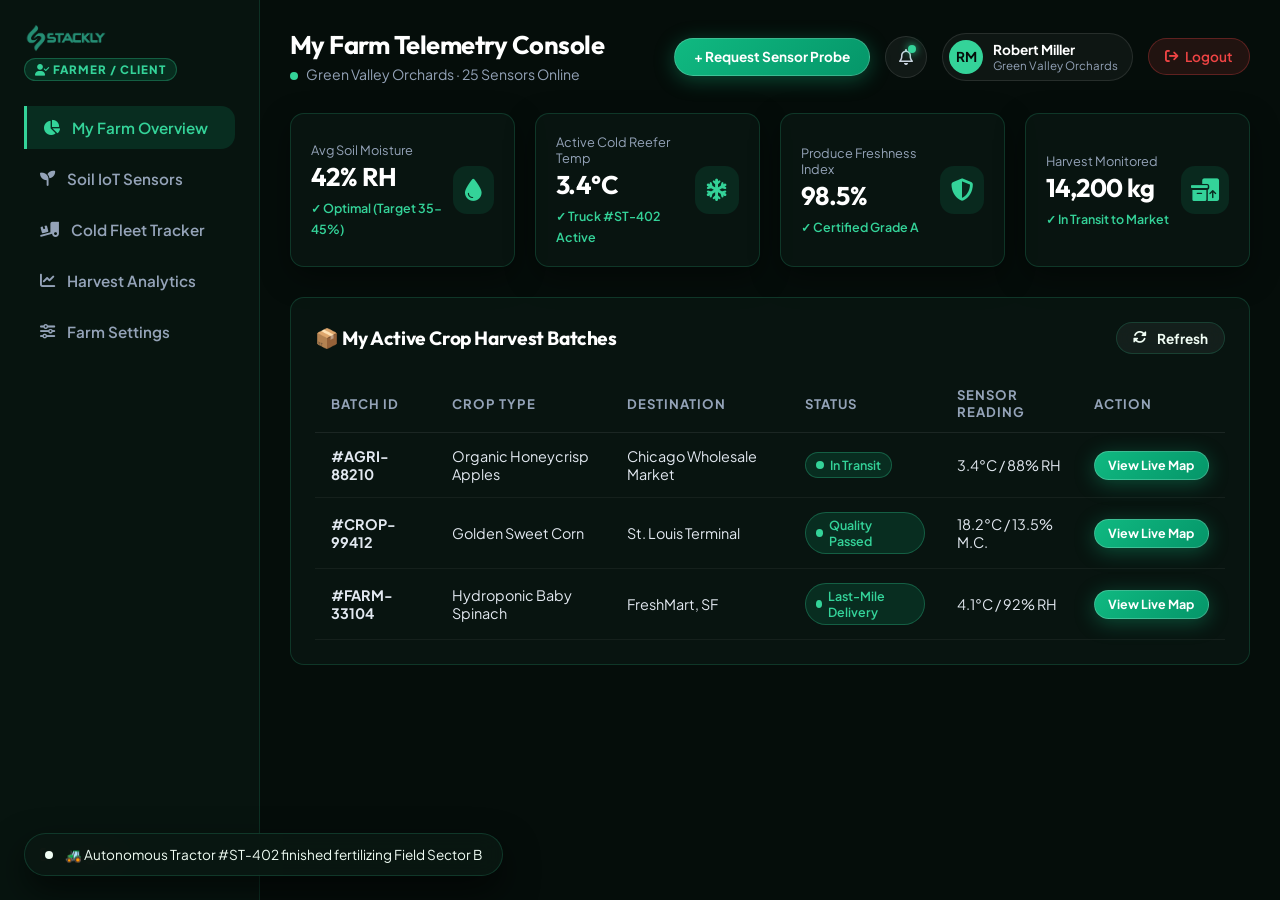
<file: dashboard.html>
<!DOCTYPE html>
<html lang="en">
<head>
  <meta charset="UTF-8" />
  <meta name="viewport" content="width=device-width, initial-scale=1.0" />
  <title>User Dashboard | Stackly Agri Farm Portal</title>
  <meta name="description" content="Client and Farmer Telemetry Dashboard: view soil moisture probes, cold-chain trucks, and crop harvest batches." />
  <link rel="icon" type="image/webp" href="images/logoStackly.webp" />
  
  <!-- FontAwesome & CSS -->
  <link rel="stylesheet" href="https://cdnjs.cloudflare.com/ajax/libs/font-awesome/6.7.2/css/all.min.css" />
  <link rel="stylesheet" href="css/common.css" />
  <style>
    body {
      background-color: #050d0a;
      color: #f1f5f9;
      overflow-x: hidden;
      margin: 0;
      padding: 0;
    }
    .dash-wrapper {
      display: grid;
      grid-template-columns: 260px 1fr;
      min-height: 100vh;
    }
    
    /* MOBILE HEADER BAR */
    .dash-mobile-bar {
      display: none;
      justify-content: space-between;
      align-items: center;
      padding: 15px 20px;
      background-color: #091712;
      border-bottom: 1px solid rgba(52, 211, 153, 0.15);
      position: sticky;
      top: 0;
      z-index: 100;
    }
    .mobile-dash-toggle {
      background: none;
      border: none;
      color: #fff;
      font-size: 1.4rem;
      cursor: pointer;
      padding: 5px;
    }

    /* SIDEBAR */
    .dash-sidebar {
      background-color: #07140f;
      border-right: 1px solid rgba(52, 211, 153, 0.15);
      display: flex;
      flex-direction: column;
      justify-content: space-between;
      padding: 24px;
      z-index: 10;
      position: sticky;
      top: 0;
      height: 100vh;
      box-sizing: border-box;
    }
    .dash-logo-box {
      margin-bottom: 25px;
    }
    .user-tag-badge {
      display: inline-block;
      background: rgba(16, 185, 129, 0.15);
      color: #34d399;
      border: 1px solid rgba(52, 211, 153, 0.3);
      padding: 3px 10px;
      border-radius: var(--radius-pill);
      font-size: 0.72rem;
      font-weight: 800;
      letter-spacing: 1px;
      text-transform: uppercase;
      margin-top: 6px;
    }
    .mobile-sidebar-close {
      display: none;
      background: none;
      border: none;
      color: #94a3b8;
      font-size: 1.4rem;
      cursor: pointer;
    }
    .dash-menu {
      list-style: none;
      display: flex;
      flex-direction: column;
      gap: 8px;
      padding: 0;
      margin: 0;
    }
    .dash-menu-link {
      display: flex;
      align-items: center;
      gap: 12px;
      padding: 12px 16px;
      border-radius: var(--radius-md);
      color: #94a3b8;
      font-weight: 600;
      font-size: 0.95rem;
      transition: all 0.2s ease;
      cursor: pointer;
      text-decoration: none;
    }
    .dash-menu-link:hover,
    .dash-menu-link.active {
      background: rgba(16, 185, 129, 0.15);
      color: var(--accent-mint);
    }
    .dash-menu-link.active {
      border-left: 3px solid var(--accent-mint);
      border-radius: 0 var(--radius-md) var(--radius-md) 0;
    }
    .dash-logout {
      color: #ef4444;
      display: flex;
      align-items: center;
      gap: 12px;
      padding: 12px 16px;
      font-weight: 600;
      font-size: 0.95rem;
      cursor: pointer;
      text-decoration: none;
      border-radius: var(--radius-md);
      transition: background 0.2s ease;
    }
    .dash-logout:hover {
      background: rgba(239, 68, 68, 0.12);
    }

    /* MAIN CONTENT */
    .dash-main-content {
      display: flex;
      flex-direction: column;
      padding: 30px;
      box-sizing: border-box;
    }
    .dash-header {
      display: flex;
      justify-content: space-between;
      align-items: center;
      margin-bottom: 30px;
      flex-wrap: wrap;
      gap: 15px;
    }
    .dash-title-wrap h2 {
      color: #fff;
      font-size: 1.6rem;
      margin: 0 0 5px 0;
    }
    .dash-title-wrap p {
      color: #94a3b8;
      font-size: 0.88rem;
      margin: 0;
    }
    .dash-actions-panel {
      display: flex;
      align-items: center;
      gap: 15px;
    }
    .dash-search-input {
      background: rgba(255, 255, 255, 0.04);
      border: 1px solid rgba(52, 211, 153, 0.2);
      padding: 9px 15px;
      border-radius: var(--radius-pill);
      color: #fff;
      font-size: 0.88rem;
      width: 240px;
    }
    .dash-notification-btn {
      position: relative;
      background: rgba(255, 255, 255, 0.05);
      border: 1px solid rgba(255, 255, 255, 0.1);
      width: 42px;
      height: 42px;
      border-radius: 50%;
      display: flex;
      align-items: center;
      justify-content: center;
      color: #cbd5e1;
      cursor: pointer;
    }
    .dash-notification-btn .pulse-badge {
      position: absolute;
      top: 8px;
      right: 10px;
      width: 8px;
      height: 8px;
      background: var(--accent-mint);
      border-radius: 50%;
      box-shadow: 0 0 8px var(--accent-mint);
    }
    .dash-profile {
      display: flex;
      align-items: center;
      gap: 10px;
      background: rgba(255, 255, 255, 0.04);
      padding: 6px 14px 6px 6px;
      border-radius: var(--radius-pill);
      border: 1px solid rgba(255, 255, 255, 0.1);
    }
    .dash-profile-avatar {
      width: 34px;
      height: 34px;
      border-radius: 50%;
      background: var(--accent-mint);
      color: #050d0a;
      display: flex;
      align-items: center;
      justify-content: center;
      font-weight: 700;
      font-size: 0.85rem;
    }
    .dash-profile-info h5 {
      color: #fff;
      font-size: 0.85rem;
      margin: 0;
    }
    .dash-profile-info span {
      color: #94a3b8;
      font-size: 0.72rem;
      display: block;
    }

    /* CARDS GRID */
    .dash-cards-grid {
      display: grid;
      grid-template-columns: repeat(4, 1fr);
      gap: 20px;
      margin-bottom: 30px;
    }
    .dash-card {
      background-color: rgba(9, 23, 18, 0.8);
      border: 1px solid rgba(52, 211, 153, 0.18);
      border-radius: var(--radius-md);
      padding: 20px;
      display: flex;
      align-items: center;
      justify-content: space-between;
      box-shadow: 0 10px 30px rgba(0, 0, 0, 0.4);
    }
    .dash-card-info small {
      color: #94a3b8;
      font-size: 0.8rem;
      display: block;
      margin-bottom: 4px;
    }
    .dash-card-info h3 {
      color: #fff;
      font-size: 1.6rem;
      margin: 0 0 4px 0;
      font-weight: 700;
    }
    .dash-card-info span {
      color: var(--accent-mint);
      font-size: 0.78rem;
      font-weight: 600;
    }
    .dash-card-icon {
      width: 48px;
      height: 48px;
      border-radius: var(--radius-md);
      background: rgba(16, 185, 129, 0.12);
      color: var(--accent-mint);
      display: flex;
      align-items: center;
      justify-content: center;
      font-size: 1.4rem;
    }

    /* PANELS STYLING */
    .dash-panel {
      display: none;
    }
    .dash-panel.active {
      display: block;
    }

    /* DATA TABLES */
    .dash-table-box {
      background: rgba(9, 23, 18, 0.8);
      border: 1px solid rgba(52, 211, 153, 0.18);
      border-radius: var(--radius-md);
      padding: 24px;
      margin-bottom: 30px;
    }
    .dash-table-header {
      display: flex;
      justify-content: space-between;
      align-items: center;
      margin-bottom: 20px;
    }
    .dash-table-header h3 {
      color: #fff;
      font-size: 1.2rem;
      margin: 0;
    }
    .dash-table {
      width: 100%;
      border-collapse: collapse;
      text-align: left;
    }
    .dash-table th {
      color: #94a3b8;
      font-size: 0.82rem;
      text-transform: uppercase;
      letter-spacing: 1px;
      padding: 12px 16px;
      border-bottom: 1px solid rgba(255, 255, 255, 0.08);
    }
    .dash-table td {
      padding: 14px 16px;
      color: #e2e8f0;
      font-size: 0.9rem;
      border-bottom: 1px solid rgba(255, 255, 255, 0.05);
    }
    .dash-table tr:hover td {
      background: rgba(255, 255, 255, 0.02);
    }
    .status-badge {
      display: inline-flex;
      align-items: center;
      gap: 6px;
      padding: 4px 10px;
      border-radius: var(--radius-pill);
      font-size: 0.78rem;
      font-weight: 600;
    }
    .status-badge.active {
      background: rgba(16, 185, 129, 0.15);
      color: #34d399;
      border: 1px solid rgba(52, 211, 153, 0.3);
    }

    @media (max-width: 992px) {
      .dash-wrapper { grid-template-columns: 1fr; }
      .dash-mobile-bar { display: flex; }
      .dash-sidebar { position: fixed; left: -300px; top: 0; bottom: 0; width: 260px; box-shadow: 0 0 40px rgba(0,0,0,0.8); }
      .dash-sidebar.open { left: 0; }
      .mobile-sidebar-close { display: block; }
      .dash-cards-grid { grid-template-columns: repeat(2, 1fr); }
    }

    @media (max-width: 576px) {
      .dash-cards-grid { grid-template-columns: 1fr; }
      .dash-search-input { display: none; }
    }
  </style>
</head>
<body>

  <!-- MOBILE HEADER BAR -->
  <div class="dash-mobile-bar">
    <a href="index.html">
      <img src="images/logoStackly.webp" alt="Stackly Agri Logo" height="24" style="height: 24px; filter: invert(58%) sepia(72%) saturate(400%) hue-rotate(115deg) brightness(95%) contrast(90%);" />
    </a>
    <button class="mobile-dash-toggle" id="mobileDashToggle">
      <i class="fa-solid fa-bars"></i>
    </button>
  </div>

  <div class="dash-wrapper">

    <!-- SIDEBAR NAVIGATION -->
    <aside class="dash-sidebar" id="dashSidebar">
      <div>
        <div class="dash-logo-box d-flex justify-content-between align-items-center">
          <div>
            <a href="index.html">
              <img src="images/logoStackly.webp" alt="Stackly Agri Logo" height="28" style="height: 28px; filter: invert(58%) sepia(72%) saturate(400%) hue-rotate(115deg) brightness(95%) contrast(90%);" />
            </a>
            <div><span class="user-tag-badge"><i class="fa-solid fa-user-check"></i> Farmer / Client</span></div>
          </div>
          <button class="mobile-sidebar-close" id="mobileSidebarClose">
            <i class="fa-solid fa-xmark"></i>
          </button>
        </div>

        <ul class="dash-menu">
          <li>
            <a class="dash-menu-link active" onclick="switchPanel('overview', this)">
              <i class="fa-solid fa-chart-pie"></i> My Farm Overview
            </a>
          </li>
          <li>
            <a class="dash-menu-link" onclick="switchPanel('sensors', this)">
              <i class="fa-solid fa-seedling"></i> Soil IoT Sensors
            </a>
          </li>
          <li>
            <a class="dash-menu-link" onclick="switchPanel('fleet', this)">
              <i class="fa-solid fa-truck-ramp-box"></i> Cold Fleet Tracker
            </a>
          </li>
          <li>
            <a class="dash-menu-link" onclick="switchPanel('analytics', this)">
              <i class="fa-solid fa-chart-line"></i> Harvest Analytics
            </a>
          </li>
          <li>
            <a class="dash-menu-link" onclick="switchPanel('settings', this)">
              <i class="fa-solid fa-sliders"></i> Farm Settings
            </a>
          </li>
        </ul>
      </div>

      <div>
        <a class="dash-logout" href="#" onclick="performLogout(); return false;">
          <i class="fa-solid fa-arrow-right-from-bracket"></i> Logout
        </a>
      </div>
    </aside>

    <!-- MAIN DASHBOARD CONTENT AREA -->
    <main class="dash-main-content">

      <!-- TOP HEADER BAR -->
      <header class="dash-header">
        <div class="dash-title-wrap">
          <h2>My Farm Telemetry Console</h2>
          <p><span style="display:inline-block; width:8px; height:8px; background:#34d399; border-radius:50%; margin-right:6px;"></span> Green Valley Orchards · 25 Sensors Online</p>
        </div>

        <div class="dash-actions-panel">
          <button class="btn btn-emerald" style="padding: 0.6rem 1.2rem; font-size: 0.85rem;" onclick="window.location.href='404.html'">
            + Request Sensor Probe
          </button>
          
          <div class="dash-notification-btn" onclick="showToast('Alert: Soil moisture in Sector 4 is optimal at 42.8%')">
            <i class="fa-regular fa-bell"></i>
            <span class="pulse-badge"></span>
          </div>

          <div class="dash-profile">
            <div class="dash-profile-avatar">RM</div>
            <div class="dash-profile-info">
              <h5>Robert Miller</h5>
              <span>Green Valley Orchards</span>
            </div>
          </div>

          <a href="#" onclick="performLogout(); return false;" class="btn btn-logout-header" style="background: rgba(239, 68, 68, 0.12); border: 1px solid rgba(239, 68, 68, 0.3); color: #ef4444; padding: 0.55rem 1rem; border-radius: var(--radius-pill); font-size: 0.85rem; font-weight: 600; text-decoration: none; display: inline-flex; align-items: center; gap: 6px; transition: all 0.2s ease;">
            <i class="fa-solid fa-arrow-right-from-bracket"></i> Logout
          </a>
        </div>
      </header>

      <!-- 4 KEY TELEMETRY METRIC CARDS -->
      <div class="dash-cards-grid">
        <div class="dash-card">
          <div class="dash-card-info">
            <small>Avg Soil Moisture</small>
            <h3>42% RH</h3>
            <span>✓ Optimal (Target 35-45%)</span>
          </div>
          <div class="dash-card-icon"><i class="fa-solid fa-droplet"></i></div>
        </div>

        <div class="dash-card">
          <div class="dash-card-info">
            <small>Active Cold Reefer Temp</small>
            <h3>3.4°C</h3>
            <span>✓ Truck #ST-402 Active</span>
          </div>
          <div class="dash-card-icon"><i class="fa-solid fa-snowflake"></i></div>
        </div>

        <div class="dash-card">
          <div class="dash-card-info">
            <small>Produce Freshness Index</small>
            <h3>98.5%</h3>
            <span>✓ Certified Grade A</span>
          </div>
          <div class="dash-card-icon"><i class="fa-solid fa-shield-halved"></i></div>
        </div>

        <div class="dash-card">
          <div class="dash-card-info">
            <small>Harvest Monitored</small>
            <h3>14,200 kg</h3>
            <span>✓ In Transit to Market</span>
          </div>
          <div class="dash-card-icon"><i class="fa-solid fa-boxes-packing"></i></div>
        </div>
      </div>

      <!-- PANEL 1: OVERVIEW -->
      <div class="dash-panel active" id="panel-overview">
        <div class="dash-table-box">
          <div class="dash-table-header">
            <h3>📦 My Active Crop Harvest Batches</h3>
            <button class="btn btn-ghost" style="padding: 0.4rem 1rem; font-size: 0.85rem;" onclick="showToast('Refreshing harvest batch data...')">
              <i class="fa-solid fa-rotate"></i> Refresh
            </button>
          </div>

          <table class="dash-table">
            <thead>
              <tr>
                <th>Batch ID</th>
                <th>Crop Type</th>
                <th>Destination</th>
                <th>Status</th>
                <th>Sensor Reading</th>
                <th>Action</th>
              </tr>
            </thead>
            <tbody>
              <tr>
                <td><strong>#AGRI-88210</strong></td>
                <td>Organic Honeycrisp Apples</td>
                <td>Chicago Wholesale Market</td>
                <td><span class="status-badge active"><span class="live-dot"></span> In Transit</span></td>
                <td>3.4°C / 88% RH</td>
                <td><button class="btn btn-emerald" style="padding: 0.35rem 0.85rem; font-size: 0.78rem;" onclick="window.location.href='404.html'">View Live Map</button></td>
              </tr>
              <tr>
                <td><strong>#CROP-99412</strong></td>
                <td>Golden Sweet Corn</td>
                <td>St. Louis Terminal</td>
                <td><span class="status-badge active"><span class="live-dot"></span> Quality Passed</span></td>
                <td>18.2°C / 13.5% M.C.</td>
                <td><button class="btn btn-emerald" style="padding: 0.35rem 0.85rem; font-size: 0.78rem;" onclick="window.location.href='404.html'">View Live Map</button></td>
              </tr>
              <tr>
                <td><strong>#FARM-33104</strong></td>
                <td>Hydroponic Baby Spinach</td>
                <td>FreshMart, SF</td>
                <td><span class="status-badge active"><span class="live-dot"></span> Last-Mile Delivery</span></td>
                <td>4.1°C / 92% RH</td>
                <td><button class="btn btn-emerald" style="padding: 0.35rem 0.85rem; font-size: 0.78rem;" onclick="window.location.href='404.html'">View Live Map</button></td>
              </tr>
            </tbody>
          </table>
        </div>
      </div>

      <!-- PANEL 2: SENSORS -->
      <div class="dash-panel" id="panel-sensors">
        <div class="dash-table-box">
          <h3>🌱 Soil Moisture & Irrigation Telemetry Probes</h3>
          <p style="color: var(--text-muted); font-size: 0.9rem; margin-bottom: 1.5rem;">25 active multi-depth wireless sensors broadcasting every 10 seconds.</p>
        </div>
      </div>

      <!-- PANEL 3: FLEET -->
      <div class="dash-panel" id="panel-fleet">
        <div class="dash-table-box">
          <h3>🚛 Refrigerated Freight Tracker</h3>
          <p style="color: var(--text-muted); font-size: 0.9rem;">Real-time GPS and cargo temperature loggers.</p>
        </div>
      </div>

      <!-- PANEL 4: ANALYTICS -->
      <div class="dash-panel" id="panel-analytics">
        <div class="dash-table-box">
          <h3>📈 Harvest Spoilage & Profitability Report</h3>
          <p style="color: var(--text-muted); font-size: 0.9rem;">75% reduction in crop loss achieved this season.</p>
        </div>
      </div>

      <!-- PANEL 5: SETTINGS -->
      <div class="dash-panel" id="panel-settings">
        <div class="dash-table-box">
          <h3>⚙️ Farm & Notification Preferences</h3>
          <form onsubmit="event.preventDefault(); window.location.href='404.html';">
            <button type="submit" class="btn btn-emerald">Save Preferences</button>
          </form>
        </div>
      </div>

    </main>
  </div>

  <script src="js/common.js"></script>
  <script>
    function switchPanel(panelId, element) {
      document.querySelectorAll('.dash-panel').forEach(p => p.classList.remove('active'));
      document.querySelectorAll('.dash-menu-link').forEach(l => l.classList.remove('active'));
      
      const target = document.getElementById('panel-' + panelId);
      if (target) target.classList.add('active');
      if (element) element.classList.add('active');

      document.getElementById('dashSidebar').classList.remove('open');
    }

    const mobileToggle = document.getElementById('mobileDashToggle');
    const sidebar = document.getElementById('dashSidebar');
    const sidebarClose = document.getElementById('mobileSidebarClose');

    if (mobileToggle) {
      mobileToggle.addEventListener('click', () => sidebar.classList.add('open'));
    }
    if (sidebarClose) {
      sidebarClose.addEventListener('click', () => sidebar.classList.remove('open'));
    }

    function performLogout() {
      localStorage.removeItem('agri_remember_me');
      localStorage.removeItem('agri_user_role');
      window.location.href = 'login.html';
    }
  </script>
</body>
</html>
</file>
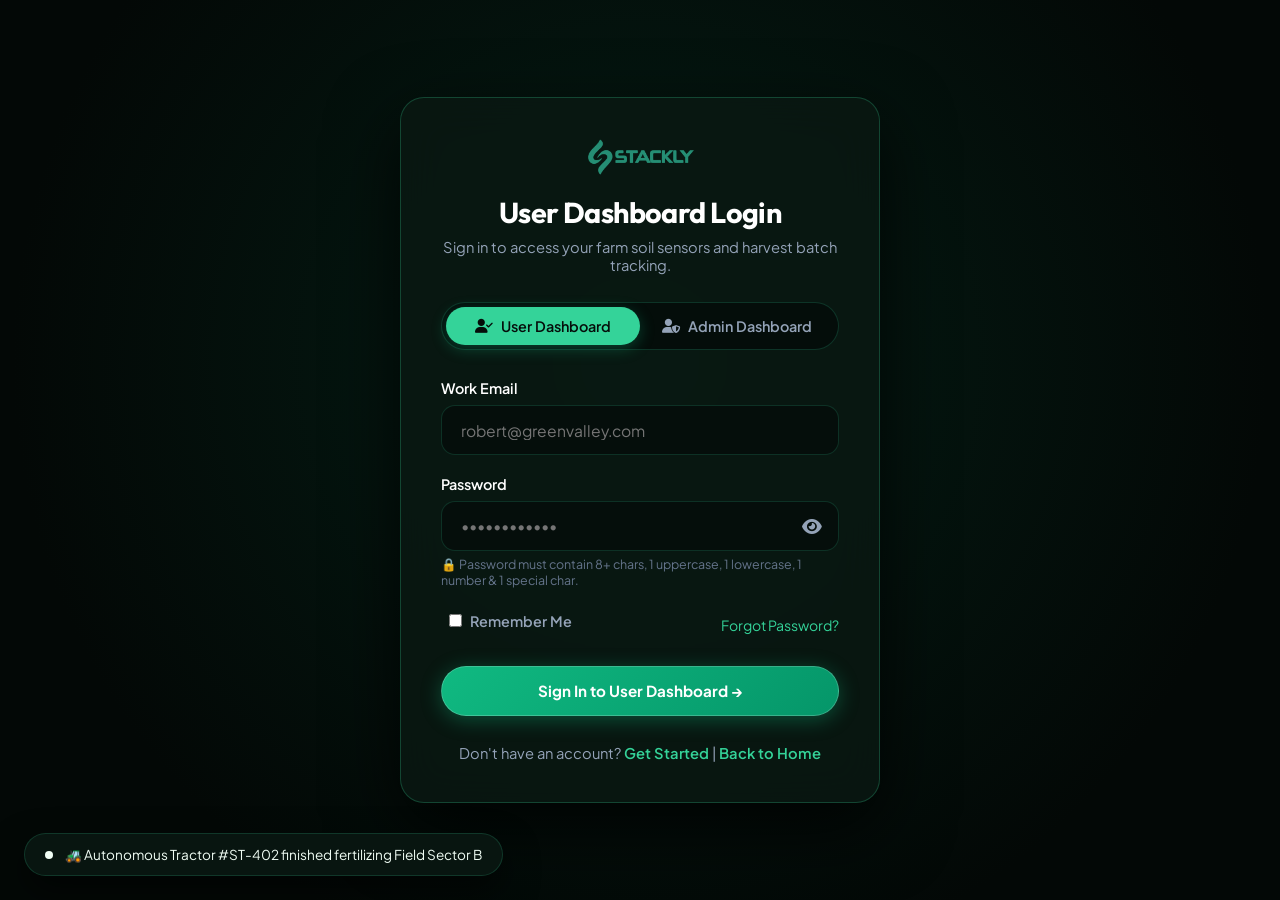
<file: login.html>
<!DOCTYPE html>
<html lang="en">
<head>
  <meta charset="UTF-8" />
  <meta name="viewport" content="width=device-width, initial-scale=1.0" />
  <title>Portal Login — Stackly Agri</title>
  <meta name="description" content="Access Stackly Agri's Admin and User dashboards for real-time telemetry monitoring and crop logistics." />
  <link rel="icon" type="image/webp" href="images/logoStackly.webp" />
  
  <!-- FontAwesome & CSS -->
  <link rel="stylesheet" href="https://cdnjs.cloudflare.com/ajax/libs/font-awesome/6.7.2/css/all.min.css" />
  <link rel="stylesheet" href="css/common.css" />
  <style>
    body {
      margin: 0;
      padding: 0;
      background: #030806;
    }
    .auth-section {
      min-height: 100vh;
      display: flex;
      justify-content: center;
      align-items: center;
      padding: 2rem 1rem;
      background: radial-gradient(circle at 50% 40%, rgba(16, 185, 129, 0.12) 0%, rgba(3, 8, 6, 1) 75%);
      box-sizing: border-box;
    }
    .auth-card {
      width: 100%;
      max-width: 480px;
      background: rgba(10, 24, 18, 0.85);
      border: 1px solid rgba(52, 211, 153, 0.25);
      border-radius: var(--radius-lg, 24px);
      backdrop-filter: blur(20px);
      padding: 2.5rem;
      box-shadow: 0 25px 70px rgba(0, 0, 0, 0.8);
      box-sizing: border-box;
    }
    
    /* PERFECTLY CENTERED LOGO WRAPPER */
    .auth-logo-wrap {
      display: flex;
      justify-content: center;
      align-items: center;
      text-align: center;
      margin-bottom: 1.25rem;
      width: 100%;
    }
    .auth-logo-wrap a {
      display: inline-flex;
      justify-content: center;
      align-items: center;
    }
    
    .auth-header {
      text-align: center;
      margin-bottom: 1.8rem;
    }
    .auth-header h2 {
      color: #ffffff;
      font-size: 1.8rem;
      font-weight: 700;
      margin: 0 0 0.5rem 0;
    }
    .auth-header p {
      color: var(--text-muted);
      font-size: 0.92rem;
      margin: 0;
    }

    /* ROLE SWITCHER TABS */
    .role-tabs {
      display: flex;
      background: rgba(5, 13, 10, 0.9);
      padding: 4px;
      border-radius: var(--radius-pill);
      border: 1px solid rgba(52, 211, 153, 0.2);
      margin-bottom: 1.8rem;
    }
    .role-btn {
      flex: 1;
      padding: 10px 16px;
      border: none;
      background: none;
      color: var(--text-muted);
      font-weight: 600;
      font-size: 0.9rem;
      border-radius: var(--radius-pill);
      cursor: pointer;
      transition: all 0.25s ease;
      display: flex;
      align-items: center;
      justify-content: center;
      gap: 8px;
    }
    .role-btn.active {
      background: var(--accent-mint);
      color: #050d0a;
      box-shadow: 0 4px 15px rgba(16, 185, 129, 0.3);
    }

    .auth-form .f-group {
      margin-bottom: 1.25rem;
    }
    .auth-form label {
      display: block;
      color: #ffffff;
      font-size: 0.9rem;
      font-weight: 600;
      margin-bottom: 0.5rem;
    }
    .auth-form input {
      width: 100%;
      background: rgba(5, 13, 10, 0.8);
      border: 1px solid var(--border-color);
      padding: 0.9rem 1.2rem;
      border-radius: var(--radius-md);
      color: #ffffff;
      font-size: 0.98rem;
      box-sizing: border-box;
    }
    .auth-form input:focus {
      border-color: var(--accent-mint);
      box-shadow: 0 0 15px rgba(16, 185, 129, 0.25);
      outline: none;
    }
    .auth-options {
      display: flex;
      justify-content: space-between;
      align-items: center;
      margin-bottom: 1.5rem;
      font-size: 0.88rem;
      color: var(--text-muted);
    }
    .auth-options a {
      color: var(--accent-mint);
      text-decoration: none;
    }
    .auth-options a:hover {
      text-decoration: underline;
    }
    
    /* REMEMBER ME WARNING BOX */
    .remember-warning-box {
      display: none;
      background: rgba(239, 68, 68, 0.15);
      border: 1px solid rgba(239, 68, 68, 0.4);
      color: #f87171;
      padding: 0.8rem 1rem;
      border-radius: var(--radius-md);
      font-size: 0.88rem;
      margin-bottom: 1.25rem;
      text-align: center;
      font-weight: 600;
      animation: pulseWarning 0.3s ease-in-out;
    }
    @keyframes pulseWarning {
      0% { transform: scale(0.96); }
      50% { transform: scale(1.02); }
      100% { transform: scale(1); }
    }

    .auth-footer-link {
      text-align: center;
      margin-top: 1.8rem;
      font-size: 0.92rem;
      color: var(--text-muted);
    }
    .auth-footer-link a {
      color: var(--accent-mint);
      font-weight: 600;
      text-decoration: none;
    }
    .auth-footer-link a:hover {
      text-decoration: underline;
    }
        /* MOBILE RESPONSIVE CARD ADJUSTMENTS */
        @media (max-width: 480px) {
          .auth-card { padding: 1.5rem 1.1rem; border-radius: var(--radius-md); }
          .auth-header h2 { font-size: 1.45rem; }
          .role-btn { font-size: 0.78rem; padding: 8px 6px; }
          .auth-options { flex-wrap: wrap; gap: 0.5rem; }
        }
      </style>
    </head>
    <body>

  <!-- AUTH MAIN CONTENT (NO NAVBAR) -->
  <section class="auth-section">
    <div class="auth-card">
      
      <!-- CENTERED LOGO -->
      <div class="auth-logo-wrap">
        <a href="index.html">
          <img src="images/logoStackly.webp" alt="Stackly Agri Logo" height="38" style="height: 38px; display: block; margin: 0 auto; filter: invert(58%) sepia(72%) saturate(400%) hue-rotate(115deg) brightness(95%) contrast(90%);" />
        </a>
      </div>
      
      <div class="auth-header">
        <h2 id="loginHeading">User Dashboard Login</h2>
        <p id="loginSubtext">Sign in to access your farm soil sensors and harvest batch tracking.</p>
      </div>

      <!-- ROLE SELECTOR TABS -->
      <div class="role-tabs">
        <button type="button" class="role-btn active" id="userRoleBtn" onclick="selectRole('user')">
          <i class="fa-solid fa-user-check"></i> User Dashboard
        </button>
        <button type="button" class="role-btn" id="adminRoleBtn" onclick="selectRole('admin')">
          <i class="fa-solid fa-user-shield"></i> Admin Dashboard
        </button>
      </div>

      <!-- REMEMBER ME WARNING NOTIFICATION BOX -->
      <div id="rememberWarning" class="remember-warning-box">
        <i class="fa-solid fa-triangle-exclamation"></i> Warning: Please check the "Remember Me" box to sign in to the dashboard!
      </div>

      <form class="auth-form" id="loginForm" onsubmit="handleLoginSubmit(event)">
        <input type="hidden" id="selectedRole" value="user" />

        <!-- EMAIL INPUT WITH VALID REGEX PATTERN -->
        <div class="f-group">
          <label>Work Email</label>
          <input 
            type="email" 
            id="loginEmail" 
            placeholder="robert@greenvalley.com" 
            pattern="[a-zA-Z0-9._%+\-]+@[a-zA-Z0-9.\-]+\.[a-zA-Z]{2,}$"
            title="Please enter a valid email address (e.g. name@domain.com)"
            required 
          />
        </div>

        <!-- STRONG PASSWORD INPUT WITH EYE MASK TOGGLE -->
        <div class="f-group">
          <label>Password</label>
          <div style="position: relative;">
            <input 
              type="password" 
              id="loginPassword" 
              placeholder="••••••••••••" 
              pattern="(?=.*\d)(?=.*[a-z])(?=.*[A-Z])(?=.*[^a-zA-Z0-9]).{8,}"
              title="Strong password required: at least 8 characters with 1 uppercase, 1 lowercase, 1 number, and 1 special character."
              style="padding-right: 45px;"
              required 
            />
            <button type="button" class="pwd-toggle-btn" onclick="togglePasswordVisibility('loginPassword', this)" aria-label="Toggle Password Visibility" style="position: absolute; right: 12px; top: 50%; transform: translateY(-50%); background: none; border: none; color: var(--text-muted); cursor: pointer; padding: 5px; font-size: 1.1rem;">
              <i class="fa-solid fa-eye"></i>
            </button>
          </div>
          <small style="color: var(--text-dim); font-size: 0.78rem; display: block; margin-top: 5px;">
            🔒 Password must contain 8+ chars, 1 uppercase, 1 lowercase, 1 number & 1 special char.
          </small>
        </div>

        <div class="auth-options">
          <label id="rememberLabel" style="display: flex; align-items: center; gap: 0.5rem; cursor: pointer; color: var(--text-muted); padding: 4px 8px; border-radius: 6px; transition: all 0.2s ease;">
            <input type="checkbox" id="rememberMeCheck" style="width: auto;" onchange="hideRememberWarning()" /> Remember Me
          </label>
          <a href="404.html">Forgot Password?</a>
        </div>

        <button type="submit" class="btn btn-emerald" id="submitBtn" style="width: 100%; padding: 0.9rem;">
          Sign In to User Dashboard →
        </button>
      </form>

      <div class="auth-footer-link">
        Don't have an account? <a href="get-started.html">Get Started</a> | <a href="index.html">Back to Home</a>
      </div>
    </div>
  </section>

  <script src="js/common.js"></script>
  <script>
    let currentRole = 'user';

    // Auto-redirect to dashboard if Remember Me was previously checked
    document.addEventListener('DOMContentLoaded', () => {
      const isRemembered = localStorage.getItem('agri_remember_me') === 'true';
      const savedRole = localStorage.getItem('agri_user_role') || 'user';
      
      if (isRemembered) {
        if (savedRole === 'admin') {
          window.location.href = 'admin-dashboard.html';
        } else {
          window.location.href = 'user-dashboard.html';
        }
      }
    });

    function selectRole(role) {
      currentRole = role;
      document.getElementById('selectedRole').value = role;
      hideRememberWarning();

      const userBtn = document.getElementById('userRoleBtn');
      const adminBtn = document.getElementById('adminRoleBtn');
      const heading = document.getElementById('loginHeading');
      const subtext = document.getElementById('loginSubtext');
      const submitBtn = document.getElementById('submitBtn');
      const emailInput = document.getElementById('loginEmail');

      if (role === 'admin') {
        userBtn.classList.remove('active');
        adminBtn.classList.add('active');
        heading.textContent = 'Admin Dashboard Login';
        subtext.textContent = 'Sign in to access platform controls, user management & system telemetry.';
        submitBtn.textContent = 'Sign In to Admin Dashboard →';
        emailInput.placeholder = 'admin@stacklyagri.com';
      } else {
        adminBtn.classList.remove('active');
        userBtn.classList.add('active');
        heading.textContent = 'User Dashboard Login';
        subtext.textContent = 'Sign in to access your farm soil sensors and harvest batch tracking.';
        submitBtn.textContent = 'Sign In to User Dashboard →';
        emailInput.placeholder = 'robert@greenvalley.com';
      }
    }

    function hideRememberWarning() {
      const warningBox = document.getElementById('rememberWarning');
      const rememberLabel = document.getElementById('rememberLabel');
      if (warningBox) warningBox.style.display = 'none';
      if (rememberLabel) {
        rememberLabel.style.background = 'transparent';
        rememberLabel.style.color = 'var(--text-muted)';
      }
    }

    function handleLoginSubmit(e) {
      e.preventDefault();
      const role = document.getElementById('selectedRole').value;
      const rememberMe = document.getElementById('rememberMeCheck').checked;
      const warningBox = document.getElementById('rememberWarning');
      const rememberLabel = document.getElementById('rememberLabel');

      // REQUIRE REMEMBER ME CHECKBOX TO BE CHECKED
      if (!rememberMe) {
        if (warningBox) {
          warningBox.style.display = 'block';
        }
        if (rememberLabel) {
          rememberLabel.style.background = 'rgba(239, 68, 68, 0.2)';
          rememberLabel.style.color = '#f87171';
        }
        showToast('⚠️ Warning: Please check the "Remember Me" box before signing in to the dashboard!');
        return false;
      }

      // Hide warning if checked
      hideRememberWarning();

      // Save state
      localStorage.setItem('agri_remember_me', 'true');
      localStorage.setItem('agri_user_role', role);

      // Redirect to target dashboard
      if (role === 'admin') {
        window.location.href = 'admin-dashboard.html';
      } else {
        window.location.href = 'user-dashboard.html';
      }
    }

    function togglePasswordVisibility(inputId, btn) {
      const input = document.getElementById(inputId);
      const icon = btn.querySelector('i');
      if (input.type === 'password') {
        input.type = 'text';
        icon.classList.remove('fa-eye');
        icon.classList.add('fa-eye-slash');
        btn.style.color = 'var(--accent-mint)';
      } else {
        input.type = 'password';
        icon.classList.remove('fa-eye-slash');
        icon.classList.add('fa-eye');
        btn.style.color = 'var(--text-muted)';
      }
    }
  </script>
</body>
</html>
</file>
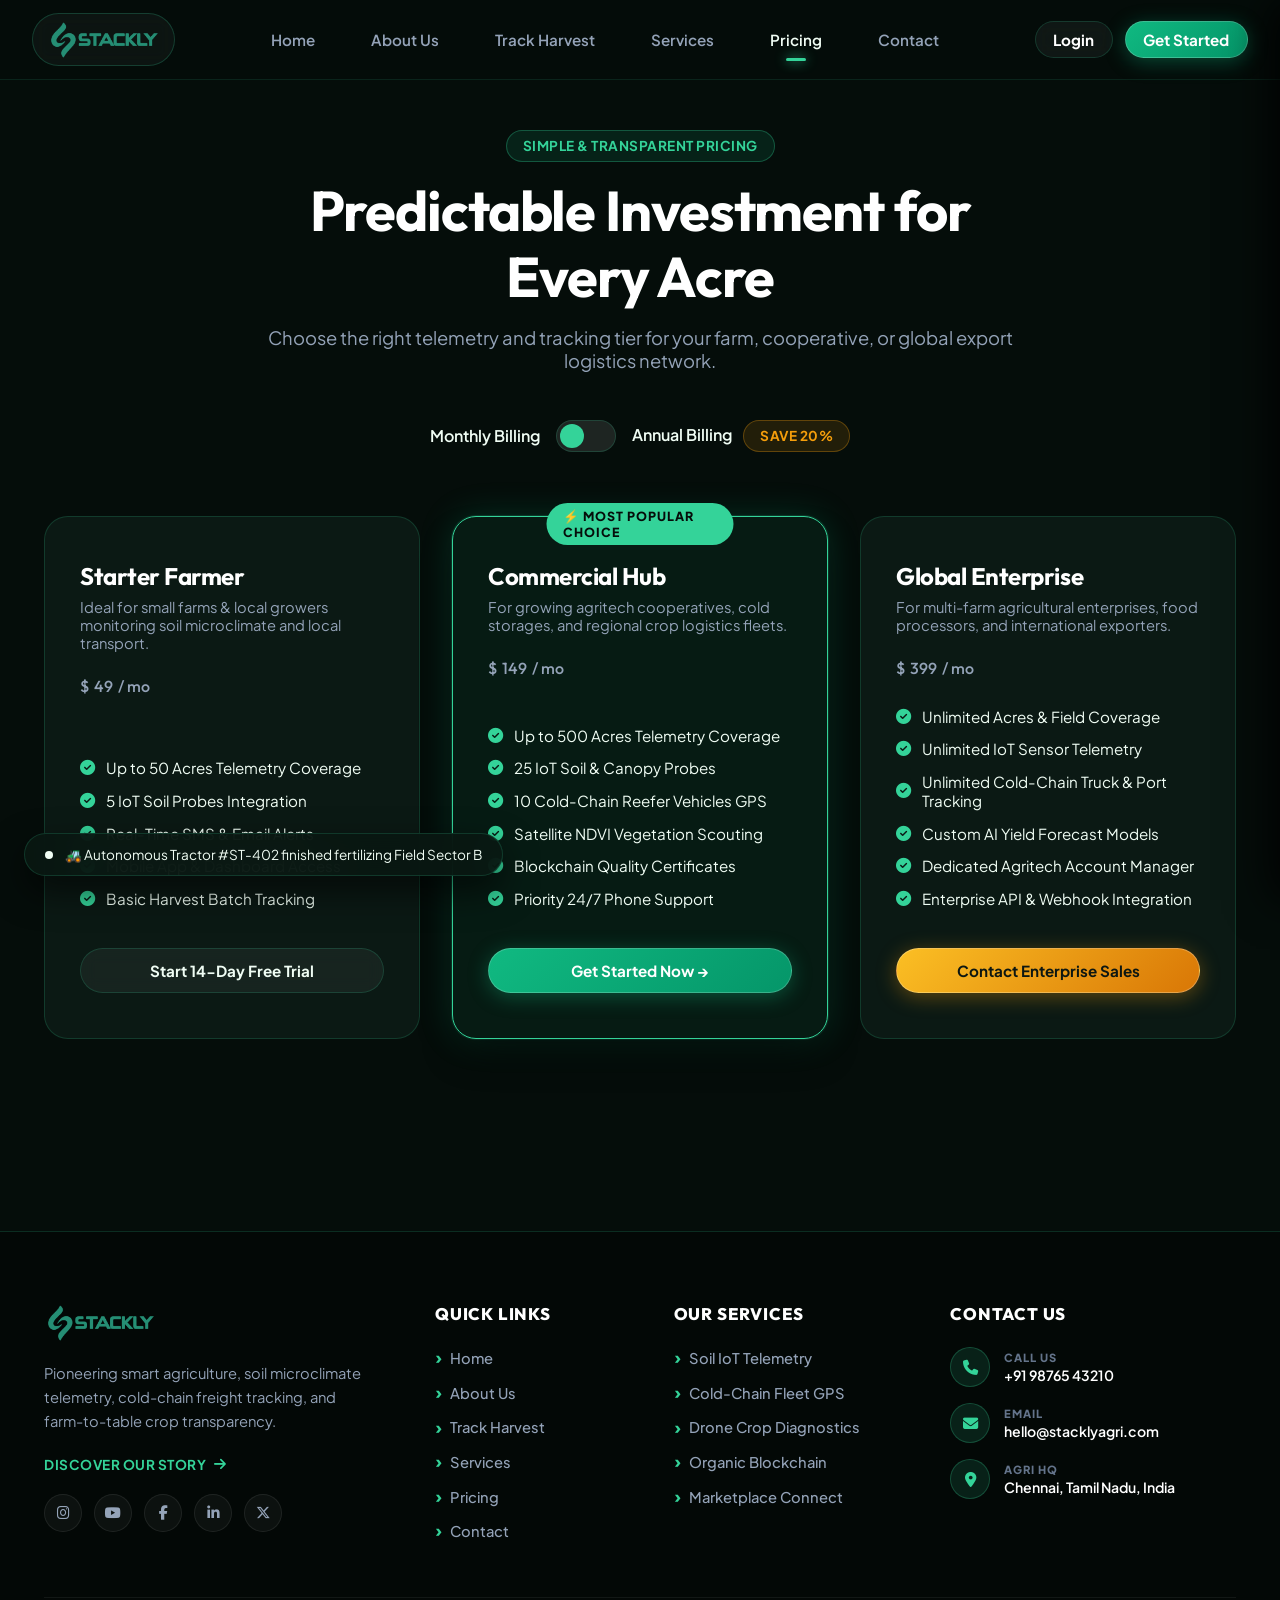
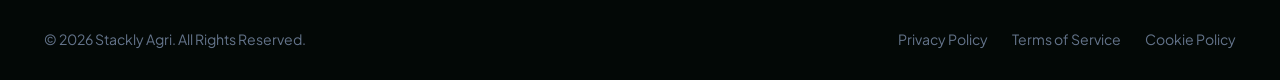
<file: pricing.html>
<!DOCTYPE html>
<html lang="en">
<head>
  <meta charset="UTF-8" />
  <meta name="viewport" content="width=device-width, initial-scale=1.0" />
  <title>Plans & Pricing — Stackly Agri</title>
  <meta name="description" content="Flexible, transparent pricing plans for small farmers, agritech hubs, and global produce exporters." />
  
  <link rel="stylesheet" href="https://cdnjs.cloudflare.com/ajax/libs/font-awesome/6.7.2/css/all.min.css" />
  <link rel="stylesheet" href="css/common.css" />
  <link rel="stylesheet" href="css/home.css" />
  <style>
    .pricing-page {
      padding-top: 130px;
      padding-bottom: 6rem;
      background: #050d0a;
    }
    .pricing-hero {
      text-align: center;
      max-width: 760px;
      margin: 0 auto 3rem;
    }
    .pricing-hero h1 {
      font-size: 3.5rem;
      color: #fff;
      margin-bottom: 1rem;
    }
    .pricing-hero p {
      font-size: 1.15rem;
      color: var(--text-muted);
    }
    .pricing-toggle-wrap {
      display: flex;
      align-items: center;
      justify-content: center;
      gap: 1rem;
      margin-bottom: 4rem;
    }
    .toggle-switch {
      position: relative;
      width: 60px;
      height: 32px;
      background: rgba(255, 255, 255, 0.1);
      border-radius: 9999px;
      padding: 3px;
      cursor: pointer;
      border: 1px solid var(--border-color);
    }
    .toggle-switch .handle {
      width: 24px;
      height: 24px;
      border-radius: 50%;
      background: var(--accent-mint);
      transition: transform var(--transition-fast);
    }
    .toggle-switch.annual .handle {
      transform: translateX(28px);
    }
    .pricing-grid {
      display: grid;
      grid-template-columns: repeat(3, 1fr);
      gap: 2rem;
      margin-bottom: 6rem;
    }
    .p-card {
      background: var(--bg-card);
      border: 1px solid var(--border-color);
      border-radius: var(--radius-lg);
      padding: 2.8rem 2.2rem;
      display: flex;
      flex-direction: column;
      position: relative;
      transition: var(--transition-normal);
    }
    .p-card.featured {
      background: rgba(16, 185, 129, 0.08);
      border-color: var(--accent-mint);
      box-shadow: var(--shadow-card), 0 0 35px rgba(16, 185, 129, 0.2);
      transform: translateY(-10px);
    }
    .popular-tag {
      position: absolute;
      top: -14px;
      left: 50%;
      transform: translateX(-50%);
      background: var(--accent-mint);
      color: #050d0a;
      font-weight: 800;
      font-size: 0.78rem;
      text-transform: uppercase;
      padding: 0.3rem 1rem;
      border-radius: var(--radius-pill);
      letter-spacing: 1px;
    }
    .p-card h3 {
      font-size: 1.5rem;
      color: #fff;
      margin-bottom: 0.5rem;
    }
    .p-card .p-desc {
      font-size: 0.92rem;
      color: var(--text-muted);
      margin-bottom: 1.5rem;
    }
    .p-price {
      font-size: 3.2rem;
      font-weight: 800;
      color: #fff;
      font-family: 'Outfit', sans-serif;
      margin-bottom: 1.8rem;
      display: flex;
      align-items: baseline;
      gap: 0.3rem;
    }
    .p-price span {
      font-size: 1rem;
      color: var(--text-muted);
      font-weight: 500;
    }
    .p-features {
      display: flex;
      flex-direction: column;
      gap: 0.85rem;
      margin-bottom: 2.5rem;
      margin-top: auto;
    }
    .p-features li {
      font-size: 0.95rem;
      color: var(--text-main);
      display: flex;
      align-items: center;
      gap: 0.7rem;
    }
    .p-features li i {
      color: var(--accent-mint);
    }
  </style>
</head>
<body>

  <!-- NAVIGATION BAR -->
  <nav class="nav">
    <a class="brand" href="index.html">
      <img src="images/logoStackly.webp" alt="Stackly Agri Logo" height="45" style="filter: invert(58%) sepia(72%) saturate(400%) hue-rotate(115deg) brightness(95%) contrast(90%);" />
    </a>
    <ul class="nav-links">
      <li><a href="index.html">Home</a></li>
      <li><a href="about.html">About Us</a></li>
      <li><a href="track.html">Track Harvest</a></li>
      <li><a href="services.html">Services</a></li>
      <li><a class="active" href="pricing.html">Pricing</a></li>
      <li><a href="contact.html">Contact</a></li>
    </ul>
    <div class="nav-cta" style="display: flex; align-items: center; gap: 0.75rem;">
      <a class="btn btn-ghost" href="login.html" style="padding: 0.5rem 1.1rem; border: 1px solid var(--border-color); color: #fff; text-decoration: none;">Login</a>
      <a class="btn btn-emerald" href="get-started.html" style="padding: 0.5rem 1.1rem; text-decoration: none;">Get Started</a>
      <button class="burger" id="burger" aria-label="Toggle Menu">
        <span></span><span></span><span></span>
      </button>
    </div>
  </nav>

  <!-- MOBILE SCRIM & DRAWER -->
  <div class="scrim" id="scrim"></div>
  <aside class="drawer" id="drawer">
    <a class="d-link" href="index.html">🏠 Home</a>
    <a class="d-link" href="about.html">ℹ️ About Us</a>
    <a class="d-link" href="track.html">📍 Track Harvest</a>
    <a class="d-link" href="services.html">🌱 Agri Services</a>
    <a class="d-link active" href="pricing.html">💰 Plans & Pricing</a>
    <a class="d-link" href="contact.html">✉️ Contact Us</a>

    <div class="drawer-actions" style="display: flex; gap: 0.75rem; margin-top: 1rem; margin-bottom: 1.5rem;">
      <a class="btn btn-ghost" href="login.html" style="flex: 1; text-align: center; border: 1px solid var(--border-color); color: #fff; padding: 0.75rem; text-decoration: none;">Login</a>
      <a class="btn btn-emerald" href="get-started.html" style="flex: 1; text-align: center; padding: 0.75rem; text-decoration: none;">Get Started</a>
    </div>
  </aside>

  <!-- PRICING MAIN -->
  <main class="pricing-page">
    <div class="wrap">
      
      <div class="pricing-hero reveal">
        <span class="eyebrow pill-emerald">Simple & Transparent Pricing</span>
        <h1>Predictable Investment for Every Acre</h1>
        <p>Choose the right telemetry and tracking tier for your farm, cooperative, or global export logistics network.</p>
      </div>

      <!-- BILLING TOGGLE -->
      <div class="pricing-toggle-wrap reveal">
        <span style="font-weight: 600; color: var(--text-main);">Monthly Billing</span>
        <div class="toggle-switch" id="billingToggle" onclick="toggleBilling()">
          <div class="handle"></div>
        </div>
        <span style="font-weight: 600; color: var(--text-main);">
          Annual Billing <span class="eyebrow pill-amber" style="margin-left: 0.5rem; margin-bottom: 0;">Save 20%</span>
        </span>
      </div>

      <!-- PRICING CARDS -->
      <div class="pricing-grid">

        <!-- PLAN 1 -->
        <article class="p-card reveal left">
          <h3>Starter Farmer</h3>
          <p class="p-desc">Ideal for small farms & local growers monitoring soil microclimate and local transport.</p>
          <div class="p-price">
            <span class="currency">$</span><span class="amount" data-monthly="49" data-annual="39">49</span><span>/ mo</span>
          </div>
          <ul class="p-features">
            <li><i class="fa-solid fa-circle-check"></i> Up to 50 Acres Telemetry Coverage</li>
            <li><i class="fa-solid fa-circle-check"></i> 5 IoT Soil Probes Integration</li>
            <li><i class="fa-solid fa-circle-check"></i> Real-Time SMS & Email Alerts</li>
            <li><i class="fa-solid fa-circle-check"></i> Mobile App & Dashboard Access</li>
            <li><i class="fa-solid fa-circle-check"></i> Basic Harvest Batch Tracking</li>
          </ul>
          <a href="404.html" class="btn btn-ghost" style="width: 100%;">Start 14-Day Free Trial</a>
        </article>

        <!-- PLAN 2 (FEATURED) -->
        <article class="p-card featured reveal zoom">
          <div class="popular-tag">⚡ Most Popular Choice</div>
          <h3>Commercial Hub</h3>
          <p class="p-desc">For growing agritech cooperatives, cold storages, and regional crop logistics fleets.</p>
          <div class="p-price">
            <span class="currency">$</span><span class="amount" data-monthly="149" data-annual="119">149</span><span>/ mo</span>
          </div>
          <ul class="p-features">
            <li><i class="fa-solid fa-circle-check"></i> Up to 500 Acres Telemetry Coverage</li>
            <li><i class="fa-solid fa-circle-check"></i> 25 IoT Soil & Canopy Probes</li>
            <li><i class="fa-solid fa-circle-check"></i> 10 Cold-Chain Reefer Vehicles GPS</li>
            <li><i class="fa-solid fa-circle-check"></i> Satellite NDVI Vegetation Scouting</li>
            <li><i class="fa-solid fa-circle-check"></i> Blockchain Quality Certificates</li>
            <li><i class="fa-solid fa-circle-check"></i> Priority 24/7 Phone Support</li>
          </ul>
          <a href="404.html" class="btn btn-emerald" style="width: 100%;">Get Started Now →</a>
        </article>

        <!-- PLAN 3 -->
        <article class="p-card reveal right">
          <h3>Global Enterprise</h3>
          <p class="p-desc">For multi-farm agricultural enterprises, food processors, and international exporters.</p>
          <div class="p-price">
            <span class="currency">$</span><span class="amount" data-monthly="399" data-annual="319">399</span><span>/ mo</span>
          </div>
          <ul class="p-features">
            <li><i class="fa-solid fa-circle-check"></i> Unlimited Acres & Field Coverage</li>
            <li><i class="fa-solid fa-circle-check"></i> Unlimited IoT Sensor Telemetry</li>
            <li><i class="fa-solid fa-circle-check"></i> Unlimited Cold-Chain Truck & Port Tracking</li>
            <li><i class="fa-solid fa-circle-check"></i> Custom AI Yield Forecast Models</li>
            <li><i class="fa-solid fa-circle-check"></i> Dedicated Agritech Account Manager</li>
            <li><i class="fa-solid fa-circle-check"></i> Enterprise API & Webhook Integration</li>
          </ul>
          <a href="404.html" class="btn btn-amber" style="width: 100%;">Contact Enterprise Sales</a>
        </article>

      </div>

    </div>
  </main>

  <!-- FOOTER SECTION (REFERENCE MATCHING DESIGN) -->
  <footer class="footer">
    <div class="wrap">
      <div class="footer-grid">
        
        <!-- COLUMN 1: BRAND LOGO & TAGLINE & SOCIAL ICONS -->
        <div class="footer-brand">
          <a href="index.html" class="footer-logo-link">
            <img src="images/logoStackly.webp" alt="Stackly Agri" style="height: 38px; filter: invert(58%) sepia(72%) saturate(400%) hue-rotate(115deg) brightness(95%) contrast(90%);" />
          </a>
          <p>
            Pioneering smart agriculture, soil microclimate telemetry, cold-chain freight tracking, and farm-to-table crop transparency.
          </p>
          <a href="404.html" class="footer-discover-link">DISCOVER OUR STORY <i class="fa-solid fa-arrow-right"></i></a>
          
          <div class="social-links" style="margin-top: 1.25rem;">
            <a href="404.html" aria-label="Instagram"><i class="fa-brands fa-instagram"></i></a>
            <a href="404.html" aria-label="YouTube"><i class="fa-brands fa-youtube"></i></a>
            <a href="404.html" aria-label="Facebook"><i class="fa-brands fa-facebook-f"></i></a>
            <a href="404.html" aria-label="LinkedIn"><i class="fa-brands fa-linkedin-in"></i></a>
            <a href="404.html" aria-label="Twitter"><i class="fa-brands fa-x-twitter"></i></a>
          </div>
        </div>

        <!-- COLUMN 2: QUICK LINKS -->
        <div class="footer-col">
          <h4>QUICK LINKS</h4>
          <ul class="footer-arrow-list">
            <li><a href="index.html"><span class="arrow-icon">›</span> Home</a></li>
            <li><a href="about.html"><span class="arrow-icon">›</span> About Us</a></li>
            <li><a href="track.html"><span class="arrow-icon">›</span> Track Harvest</a></li>
            <li><a href="services.html"><span class="arrow-icon">›</span> Services</a></li>
            <li><a href="pricing.html"><span class="arrow-icon">›</span> Pricing</a></li>
            <li><a href="contact.html"><span class="arrow-icon">›</span> Contact</a></li>
          </ul>
        </div>

        <!-- COLUMN 3: OUR SERVICES -->
        <div class="footer-col">
          <h4>OUR SERVICES</h4>
          <ul class="footer-arrow-list">
            <li><a href="404.html"><span class="arrow-icon">›</span> Soil IoT Telemetry</a></li>
            <li><a href="404.html"><span class="arrow-icon">›</span> Cold-Chain Fleet GPS</a></li>
            <li><a href="404.html"><span class="arrow-icon">›</span> Drone Crop Diagnostics</a></li>
            <li><a href="404.html"><span class="arrow-icon">›</span> Organic Blockchain</a></li>
            <li><a href="404.html"><span class="arrow-icon">›</span> Marketplace Connect</a></li>
          </ul>
        </div>

        <!-- COLUMN 4: CONTACT US -->
        <div class="footer-col">
          <h4>CONTACT US</h4>
          <div class="footer-contact-blocks">
            <div class="footer-contact-item">
              <div class="fc-icon"><i class="fa-solid fa-phone"></i></div>
              <div>
                <small>CALL US</small>
                <a href="404.html" class="fc-val">+91 98765 43210</a>
              </div>
            </div>

            <div class="footer-contact-item">
              <div class="fc-icon"><i class="fa-solid fa-envelope"></i></div>
              <div>
                <small>EMAIL</small>
                <a href="404.html" class="fc-val">hello@stacklyagri.com</a>
              </div>
            </div>

            <div class="footer-contact-item">
              <div class="fc-icon"><i class="fa-solid fa-location-dot"></i></div>
              <div>
                <small>AGRI HQ</small>
                <a href="404.html" class="fc-val">Chennai, Tamil Nadu, India</a>
              </div>
            </div>
          </div>
        </div>
      </div>

      <!-- FOOTER BOTTOM -->
      <div class="footer-bottom">
        <div>© 2026 Stackly Agri. All Rights Reserved.</div>
        <div class="footer-legal-links">
          <a href="404.html">Privacy Policy</a>
          <a href="404.html">Terms of Service</a>
          <a href="404.html">Cookie Policy</a>
        </div>
      </div>
    </div>
  </footer>

  <script src="js/common.js"></script>
  <script>
    function toggleBilling() {
      const toggle = document.getElementById('billingToggle');
      const isAnnual = toggle.classList.toggle('annual');
      const amounts = document.querySelectorAll('.amount');
      
      amounts.forEach(el => {
        const val = isAnnual ? el.getAttribute('data-annual') : el.getAttribute('data-monthly');
        el.textContent = val;
      });

      showToast(isAnnual ? 'Switched to Annual Billing (20% Savings Applied)' : 'Switched to Monthly Billing');
    }
  </script>
</body>
</html>
</file>
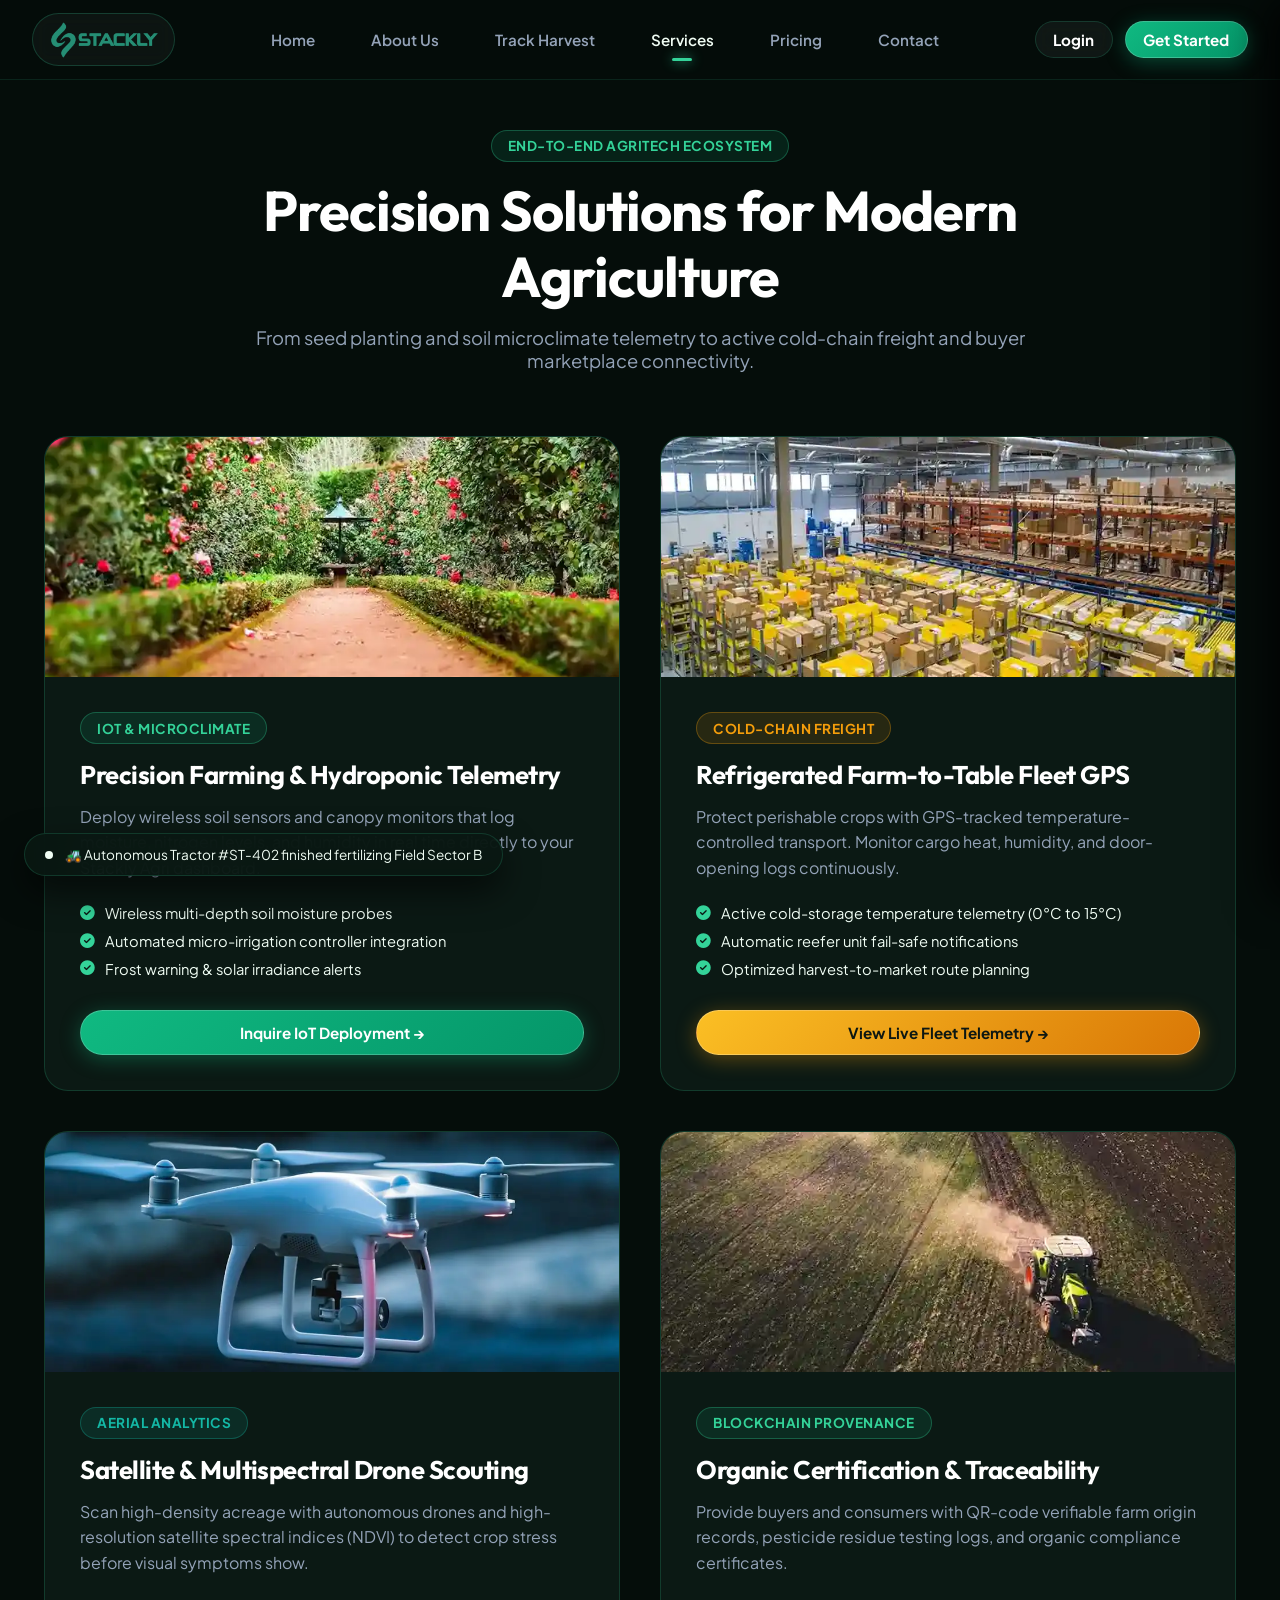
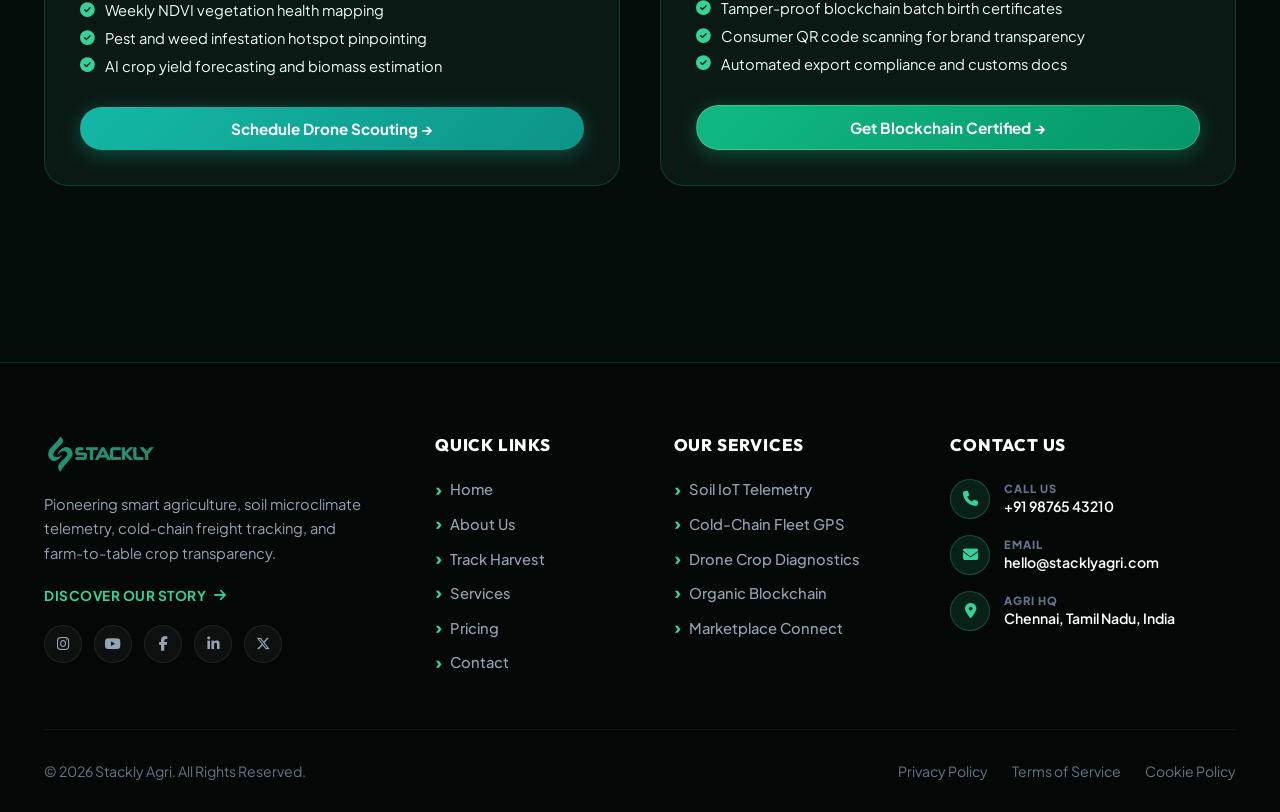
<file: services.html>
<!DOCTYPE html>
<html lang="en">
<head>
  <meta charset="UTF-8" />
  <meta name="viewport" content="width=device-width, initial-scale=1.0" />
  <title>Agritech & Farming Services — Stackly Agri</title>
  <meta name="description" content="Explore Stackly Agri services: IoT soil monitoring, cold-chain transport, satellite crop diagnostics, and blockchain farm-to-table traceability." />
  
  <link rel="stylesheet" href="https://cdnjs.cloudflare.com/ajax/libs/font-awesome/6.7.2/css/all.min.css" />
  <link rel="stylesheet" href="css/common.css" />
  <link rel="stylesheet" href="css/home.css" />
  <style>
    .services-page {
      padding-top: 130px;
      padding-bottom: 6rem;
      background: #050d0a;
    }
    .service-hero-head {
      text-align: center;
      max-width: 780px;
      margin: 0 auto 4rem;
    }
    .service-hero-head h1 {
      font-size: 3.5rem;
      color: #fff;
      margin-bottom: 1rem;
    }
    .service-hero-head p {
      font-size: 1.15rem;
      color: var(--text-muted);
    }
    .services-grid-large {
      display: grid;
      grid-template-columns: repeat(2, 1fr);
      gap: 2.5rem;
      margin-bottom: 5rem;
    }
    .s-card {
      background: var(--bg-card);
      border: 1px solid var(--border-color);
      border-radius: var(--radius-lg);
      overflow: hidden;
      transition: var(--transition-normal);
      display: flex;
      flex-direction: column;
    }
    .s-card:hover {
      background: var(--bg-card-hover);
      transform: translateY(-6px);
      box-shadow: var(--shadow-card), var(--shadow-glow);
    }
    .s-card img {
      width: 100%;
      height: 240px;
      object-fit: cover;
    }
    .s-card-body {
      padding: 2.2rem;
      display: flex;
      flex-direction: column;
      flex: 1;
    }
    .s-card-body h3 {
      font-size: 1.6rem;
      color: #fff;
      margin-bottom: 0.85rem;
    }
    .s-card-body p {
      color: var(--text-muted);
      font-size: 1rem;
      line-height: 1.6;
      margin-bottom: 1.5rem;
    }
    .s-features-list {
      display: flex;
      flex-direction: column;
      gap: 0.6rem;
      margin-bottom: 2rem;
      margin-top: auto;
    }
    .s-features-list li {
      font-size: 0.92rem;
      color: var(--text-main);
      display: flex;
      align-items: center;
      gap: 0.6rem;
    }
    .s-features-list li i {
      color: var(--accent-mint);
    }
  </style>
</head>
<body>

  <!-- TOP READING SCROLL PROGRESS BAR -->
  <div id="scrollProgress"></div>

  <!-- NAVIGATION BAR -->
  <nav class="nav">
    <a class="brand" href="index.html">
      <img src="images/logoStackly.webp" alt="Stackly Agri Logo" height="45" style="filter: invert(58%) sepia(72%) saturate(400%) hue-rotate(115deg) brightness(95%) contrast(90%);" />
    </a>
    <ul class="nav-links">
      <li><a href="index.html">Home</a></li>
      <li><a href="about.html">About Us</a></li>
      <li><a href="track.html">Track Harvest</a></li>
      <li><a class="active" href="services.html">Services</a></li>
      <li><a href="pricing.html">Pricing</a></li>
      <li><a href="contact.html">Contact</a></li>
    </ul>
    <div class="nav-cta" style="display: flex; align-items: center; gap: 0.75rem;">
      <a class="btn btn-ghost" href="login.html" style="padding: 0.5rem 1.1rem; border: 1px solid var(--border-color); color: #fff; text-decoration: none;">Login</a>
      <a class="btn btn-emerald" href="get-started.html" style="padding: 0.5rem 1.1rem; text-decoration: none;">Get Started</a>
      <button class="burger" id="burger" aria-label="Toggle Menu">
        <span></span><span></span><span></span>
      </button>
    </div>
  </nav>

  <!-- MOBILE SCRIM & DRAWER -->
  <div class="scrim" id="scrim"></div>
  <aside class="drawer" id="drawer">
    <a class="d-link" href="index.html">🏠 Home</a>
    <a class="d-link" href="about.html">ℹ️ About Us</a>
    <a class="d-link" href="track.html">📍 Track Harvest</a>
    <a class="d-link active" href="services.html">🌱 Agri Services</a>
    <a class="d-link" href="pricing.html">💰 Plans & Pricing</a>
    <a class="d-link" href="contact.html">✉️ Contact Us</a>

    <div class="drawer-actions" style="display: flex; gap: 0.75rem; margin-top: 1rem; margin-bottom: 1.5rem;">
      <a class="btn btn-ghost" href="login.html" style="flex: 1; text-align: center; border: 1px solid var(--border-color); color: #fff; padding: 0.75rem; text-decoration: none;">Login</a>
      <a class="btn btn-emerald" href="get-started.html" style="flex: 1; text-align: center; padding: 0.75rem; text-decoration: none;">Get Started</a>
    </div>
  </aside>

  <!-- SERVICES MAIN -->
  <main class="services-page">
    <div class="wrap">
      
      <div class="service-hero-head reveal">
        <span class="eyebrow pill-emerald">End-To-End Agritech Ecosystem</span>
        <h1>Precision Solutions for Modern Agriculture</h1>
        <p>From seed planting and soil microclimate telemetry to active cold-chain freight and buyer marketplace connectivity.</p>
      </div>

      <div class="services-grid-large">

        <!-- SERVICE 1 -->
        <article class="s-card reveal left">
          <img src="images/service_iot_11zon.webp" alt="Precision Greenhouse & Hydroponics" />
          <div class="s-card-body">
            <span class="eyebrow pill-emerald" style="width: max-content;">IoT & Microclimate</span>
            <h3>Precision Farming & Hydroponic Telemetry</h3>
            <p>Deploy wireless soil sensors and canopy monitors that log moisture, nitrogen levels, and humidity in real time directly to your Stackly Agri dashboard.</p>
            <ul class="s-features-list">
              <li><i class="fa-solid fa-circle-check"></i> Wireless multi-depth soil moisture probes</li>
              <li><i class="fa-solid fa-circle-check"></i> Automated micro-irrigation controller integration</li>
              <li><i class="fa-solid fa-circle-check"></i> Frost warning & solar irradiance alerts</li>
            </ul>
            <a href="404.html" class="btn btn-emerald">Inquire IoT Deployment →</a>
          </div>
        </article>

        <!-- SERVICE 2 -->
        <article class="s-card reveal right">
          <img src="images/service_fleet_11zon.webp" alt="Cold-Chain Transport Vehicles" />
          <div class="s-card-body">
            <span class="eyebrow pill-amber" style="width: max-content;">Cold-Chain Freight</span>
            <h3>Refrigerated Farm-to-Table Fleet GPS</h3>
            <p>Protect perishable crops with GPS-tracked temperature-controlled transport. Monitor cargo heat, humidity, and door-opening logs continuously.</p>
            <ul class="s-features-list">
              <li><i class="fa-solid fa-circle-check"></i> Active cold-storage temperature telemetry (0°C to 15°C)</li>
              <li><i class="fa-solid fa-circle-check"></i> Automatic reefer unit fail-safe notifications</li>
              <li><i class="fa-solid fa-circle-check"></i> Optimized harvest-to-market route planning</li>
            </ul>
            <a href="404.html" class="btn btn-amber">View Live Fleet Telemetry →</a>
          </div>
        </article>

        <!-- SERVICE 3 -->
        <article class="s-card reveal left">
          <img src="images/service_drone_11zon.webp" alt="Drone Crop Scouting & Satellite Telemetry" />
          <div class="s-card-body">
            <span class="eyebrow pill-teal" style="width: max-content;">Aerial Analytics</span>
            <h3>Satellite & Multispectral Drone Scouting</h3>
            <p>Scan high-density acreage with autonomous drones and high-resolution satellite spectral indices (NDVI) to detect crop stress before visual symptoms show.</p>
            <ul class="s-features-list">
              <li><i class="fa-solid fa-circle-check"></i> Weekly NDVI vegetation health mapping</li>
              <li><i class="fa-solid fa-circle-check"></i> Pest and weed infestation hotspot pinpointing</li>
              <li><i class="fa-solid fa-circle-check"></i> AI crop yield forecasting and biomass estimation</li>
            </ul>
            <a href="404.html" class="btn btn-teal">Schedule Drone Scouting →</a>
          </div>
        </article>

        <!-- SERVICE 4 -->
        <article class="s-card reveal right">
          <img src="images/service_blockchain_11zon.webp" alt="Blockchain Traceability & Quality Lab" />
          <div class="s-card-body">
            <span class="eyebrow pill-emerald" style="width: max-content;">Blockchain Provenance</span>
            <h3>Organic Certification & Traceability</h3>
            <p>Provide buyers and consumers with QR-code verifiable farm origin records, pesticide residue testing logs, and organic compliance certificates.</p>
            <ul class="s-features-list">
              <li><i class="fa-solid fa-circle-check"></i> Tamper-proof blockchain batch birth certificates</li>
              <li><i class="fa-solid fa-circle-check"></i> Consumer QR code scanning for brand transparency</li>
              <li><i class="fa-solid fa-circle-check"></i> Automated export compliance and customs docs</li>
            </ul>
            <a href="404.html" class="btn btn-emerald">Get Blockchain Certified →</a>
          </div>
        </article>

      </div>

    </div>
  </main>

  <!-- FOOTER SECTION (REFERENCE MATCHING DESIGN) -->
  <footer class="footer">
    <div class="wrap">
      <div class="footer-grid">
        
        <!-- COLUMN 1: BRAND LOGO & TAGLINE & SOCIAL ICONS -->
        <div class="footer-brand">
          <a href="index.html" class="footer-logo-link">
            <img src="images/logoStackly.webp" alt="Stackly Agri" style="height: 38px; filter: invert(58%) sepia(72%) saturate(400%) hue-rotate(115deg) brightness(95%) contrast(90%);" />
          </a>
          <p>
            Pioneering smart agriculture, soil microclimate telemetry, cold-chain freight tracking, and farm-to-table crop transparency.
          </p>
          <a href="404.html" class="footer-discover-link">DISCOVER OUR STORY <i class="fa-solid fa-arrow-right"></i></a>
          
          <div class="social-links" style="margin-top: 1.25rem;">
            <a href="404.html" aria-label="Instagram"><i class="fa-brands fa-instagram"></i></a>
            <a href="404.html" aria-label="YouTube"><i class="fa-brands fa-youtube"></i></a>
            <a href="404.html" aria-label="Facebook"><i class="fa-brands fa-facebook-f"></i></a>
            <a href="404.html" aria-label="LinkedIn"><i class="fa-brands fa-linkedin-in"></i></a>
            <a href="404.html" aria-label="Twitter"><i class="fa-brands fa-x-twitter"></i></a>
          </div>
        </div>

        <!-- COLUMN 2: QUICK LINKS -->
        <div class="footer-col">
          <h4>QUICK LINKS</h4>
          <ul class="footer-arrow-list">
            <li><a href="index.html"><span class="arrow-icon">›</span> Home</a></li>
            <li><a href="about.html"><span class="arrow-icon">›</span> About Us</a></li>
            <li><a href="track.html"><span class="arrow-icon">›</span> Track Harvest</a></li>
            <li><a href="services.html"><span class="arrow-icon">›</span> Services</a></li>
            <li><a href="pricing.html"><span class="arrow-icon">›</span> Pricing</a></li>
            <li><a href="contact.html"><span class="arrow-icon">›</span> Contact</a></li>
          </ul>
        </div>

        <!-- COLUMN 3: OUR SERVICES -->
        <div class="footer-col">
          <h4>OUR SERVICES</h4>
          <ul class="footer-arrow-list">
            <li><a href="404.html"><span class="arrow-icon">›</span> Soil IoT Telemetry</a></li>
            <li><a href="404.html"><span class="arrow-icon">›</span> Cold-Chain Fleet GPS</a></li>
            <li><a href="404.html"><span class="arrow-icon">›</span> Drone Crop Diagnostics</a></li>
            <li><a href="404.html"><span class="arrow-icon">›</span> Organic Blockchain</a></li>
            <li><a href="404.html"><span class="arrow-icon">›</span> Marketplace Connect</a></li>
          </ul>
        </div>

        <!-- COLUMN 4: CONTACT US -->
        <div class="footer-col">
          <h4>CONTACT US</h4>
          <div class="footer-contact-blocks">
            <div class="footer-contact-item">
              <div class="fc-icon"><i class="fa-solid fa-phone"></i></div>
              <div>
                <small>CALL US</small>
                <a href="404.html" class="fc-val">+91 98765 43210</a>
              </div>
            </div>

            <div class="footer-contact-item">
              <div class="fc-icon"><i class="fa-solid fa-envelope"></i></div>
              <div>
                <small>EMAIL</small>
                <a href="404.html" class="fc-val">hello@stacklyagri.com</a>
              </div>
            </div>

            <div class="footer-contact-item">
              <div class="fc-icon"><i class="fa-solid fa-location-dot"></i></div>
              <div>
                <small>AGRI HQ</small>
                <a href="404.html" class="fc-val">Chennai, Tamil Nadu, India</a>
              </div>
            </div>
          </div>
        </div>
      </div>

      <!-- FOOTER BOTTOM -->
      <div class="footer-bottom">
        <div>© 2026 Stackly Agri. All Rights Reserved.</div>
        <div class="footer-legal-links">
          <a href="404.html">Privacy Policy</a>
          <a href="404.html">Terms of Service</a>
          <a href="404.html">Cookie Policy</a>
        </div>
      </div>
    </div>
  </footer>

  <script src="js/common.js"></script>
</body>
</html>
</file>
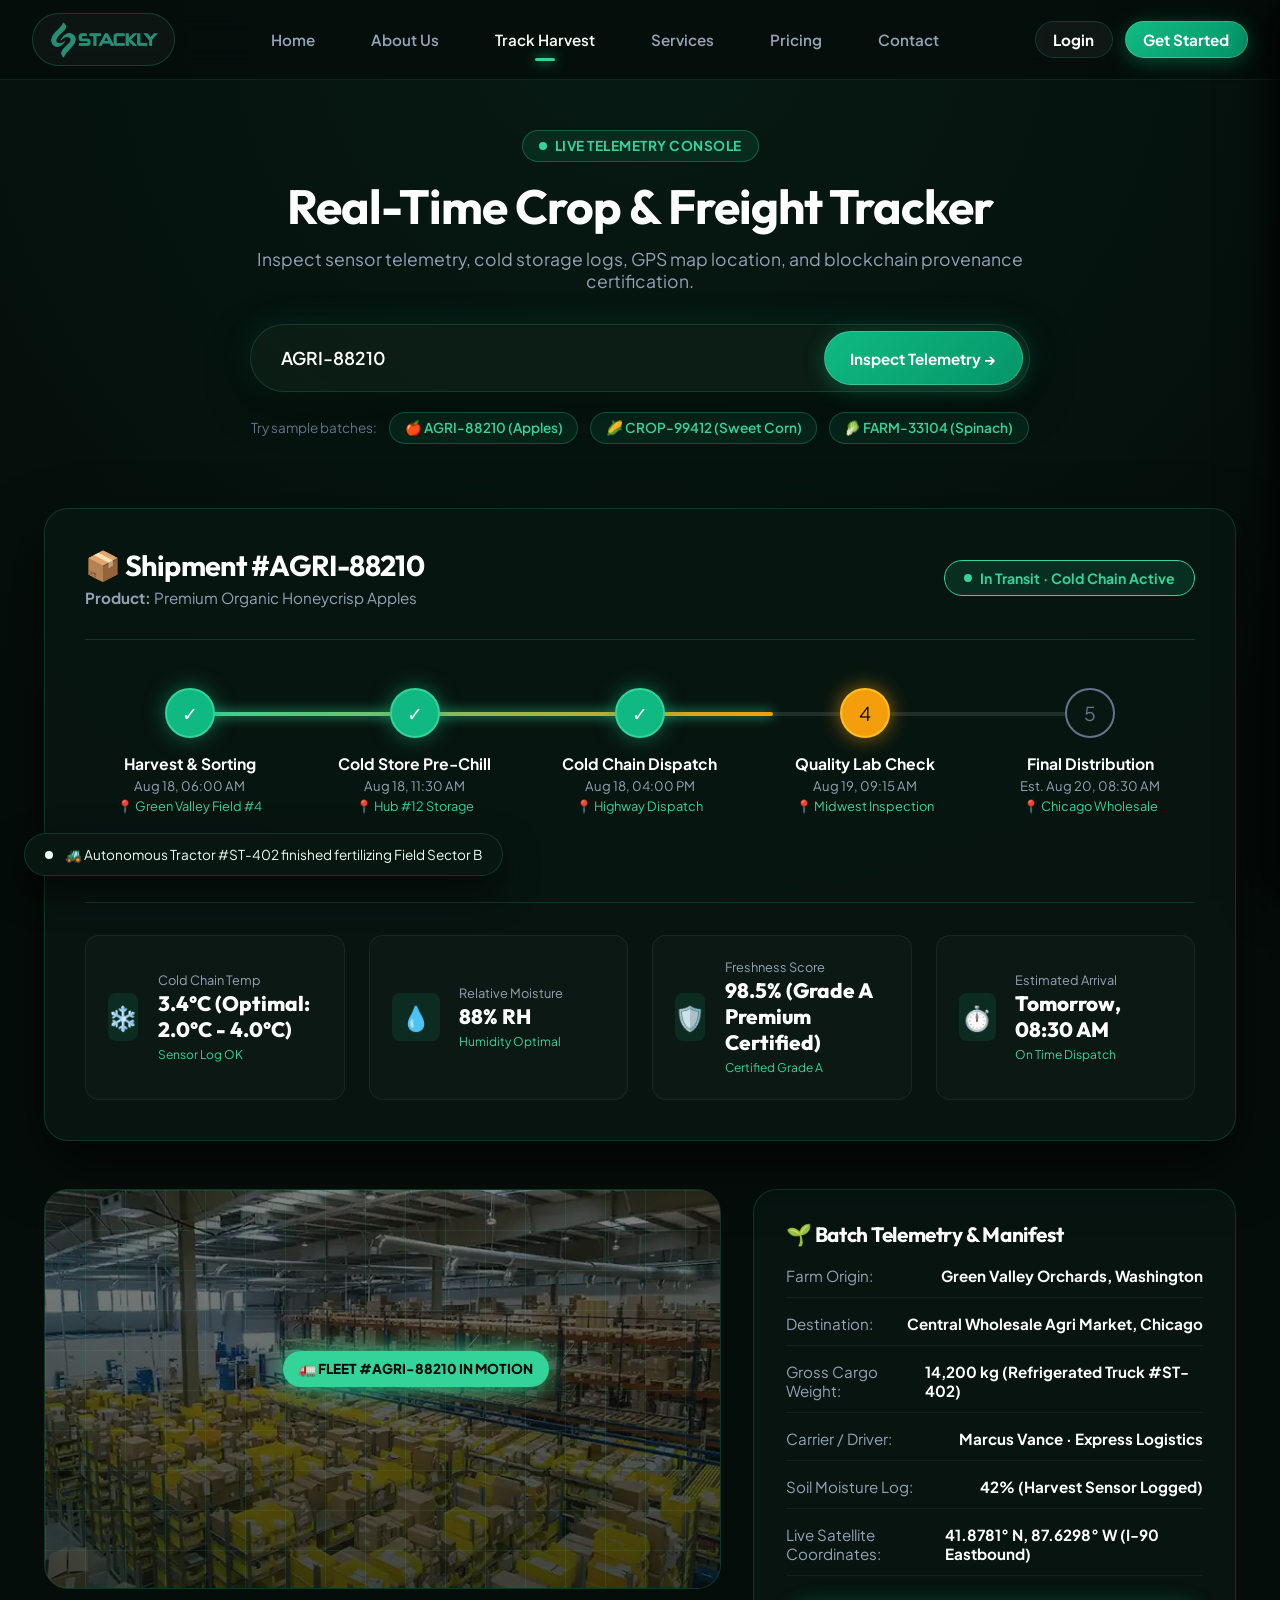
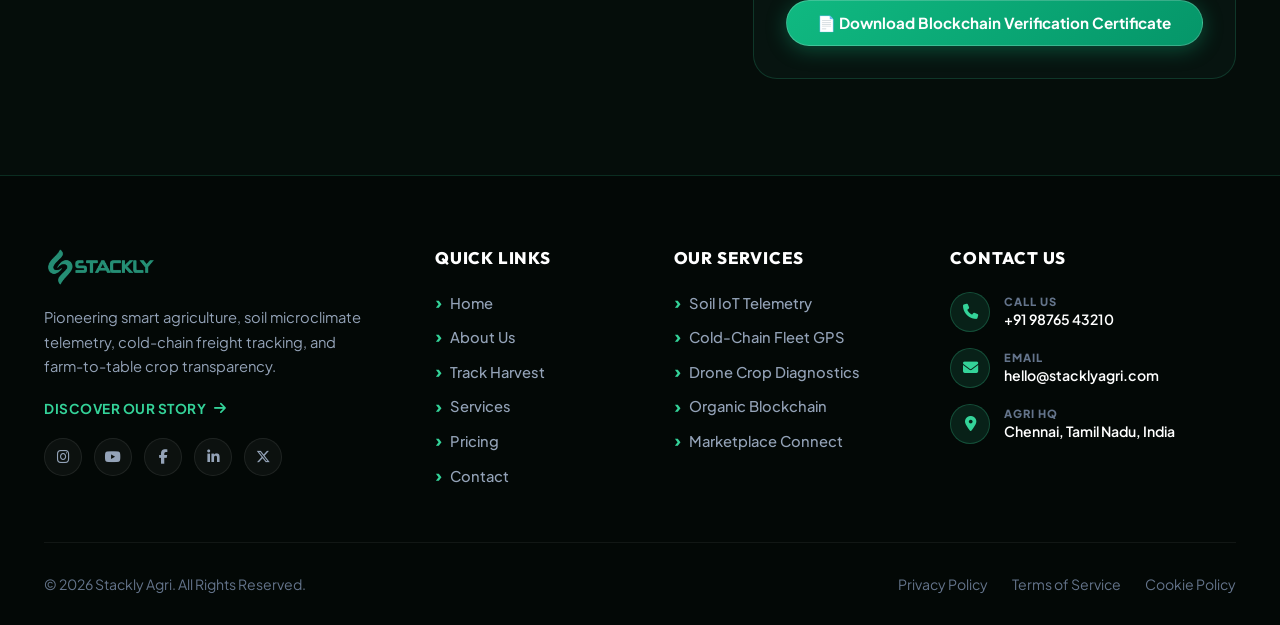
<file: track.html>
<!DOCTYPE html>
<html lang="en">
<head>
  <meta charset="UTF-8" />
  <meta name="viewport" content="width=device-width, initial-scale=1.0" />
  <title>Live Harvest & Produce Tracking — Stackly Agri</title>
  <meta name="description" content="Track crop shipments, cold-chain temperature logs, freshness scores, and GPS location in real time." />
  
  <link rel="stylesheet" href="https://cdnjs.cloudflare.com/ajax/libs/font-awesome/6.7.2/css/all.min.css" />
  <link rel="stylesheet" href="css/common.css" />
  <link rel="stylesheet" href="css/track.css" />
</head>
<body>

  <!-- TOP READING SCROLL PROGRESS BAR -->
  <div id="scrollProgress"></div>

  <!-- NAVIGATION BAR -->
  <nav class="nav">
    <a class="brand" href="index.html">
      <img src="images/logoStackly.webp" alt="Stackly Agri Logo" height="45" style="filter: invert(58%) sepia(72%) saturate(400%) hue-rotate(115deg) brightness(95%) contrast(90%);" />
    </a>
    <ul class="nav-links">
      <li><a href="index.html">Home</a></li>
      <li><a href="about.html">About Us</a></li>
      <li><a class="active" href="track.html">Track Harvest</a></li>
      <li><a href="services.html">Services</a></li>
      <li><a href="pricing.html">Pricing</a></li>
      <li><a href="contact.html">Contact</a></li>
    </ul>
    <div class="nav-cta" style="display: flex; align-items: center; gap: 0.75rem;">
      <a class="btn btn-ghost" href="login.html" style="padding: 0.5rem 1.1rem; border: 1px solid var(--border-color); color: #fff; text-decoration: none;">Login</a>
      <a class="btn btn-emerald" href="get-started.html" style="padding: 0.5rem 1.1rem; text-decoration: none;">Get Started</a>
      <button class="burger" id="burger" aria-label="Toggle Menu">
        <span></span><span></span><span></span>
      </button>
    </div>
  </nav>

  <!-- MOBILE SCRIM & DRAWER -->
  <div class="scrim" id="scrim"></div>
  <aside class="drawer" id="drawer">
    <a class="d-link" href="index.html">🏠 Home</a>
    <a class="d-link" href="about.html">ℹ️ About Us</a>
    <a class="d-link active" href="track.html">📍 Track Harvest</a>
    <a class="d-link" href="services.html">🌱 Agri Services</a>
    <a class="d-link" href="pricing.html">💰 Plans & Pricing</a>
    <a class="d-link" href="contact.html">✉️ Contact Us</a>

    <div class="drawer-actions" style="display: flex; gap: 0.75rem; margin-top: 1rem; margin-bottom: 1.5rem;">
      <a class="btn btn-ghost" href="login.html" style="flex: 1; text-align: center; border: 1px solid var(--border-color); color: #fff; padding: 0.75rem; text-decoration: none;">Login</a>
      <a class="btn btn-emerald" href="get-started.html" style="flex: 1; text-align: center; padding: 0.75rem; text-decoration: none;">Get Started</a>
    </div>

    <div class="drawer-contact">
      <div class="drawer-contact-title">Contact Agritech Hub</div>
      <a href="mailto:support@stacklyagri.com" class="drawer-contact-item">
        <span class="drawer-contact-icon"><i class="fa-regular fa-envelope"></i></span>
        <div>
          <small>Support Email</small>
          <strong>support@stacklyagri.com</strong>
        </div>
      </a>
      <a href="tel:+18005552474" class="drawer-contact-item">
        <span class="drawer-contact-icon"><i class="fa-solid fa-phone"></i></span>
        <div>
          <small>Toll Free Helpline</small>
          <strong>+1 (800) 555-AGRI</strong>
        </div>
      </a>
    </div>
    <p class="d-note">⚡ Live telemetry response in under 2 mins</p>
  </aside>

  <!-- MAIN TRACKING PAGE -->
  <main class="track-page">
    <div class="wrap">
      
      <!-- HERO SEARCH BOX -->
      <div class="track-hero-search reveal">
        <span class="eyebrow pill-emerald"><span class="live-dot"></span> Live Telemetry Console</span>
        <h1>Real-Time Crop & Freight Tracker</h1>
        <p>Inspect sensor telemetry, cold storage logs, GPS map location, and blockchain provenance certification.</p>

        <form id="trackForm" class="track-input-wrap" action="404.html" onsubmit="window.location.href='404.html'; return false;">
          <input type="text" id="trackIdInput" placeholder="Enter Batch ID e.g. AGRI-88210" autocomplete="off" />
          <button class="btn btn-emerald" type="submit">Inspect Telemetry →</button>
        </form>

        <div class="sample-pills">
          <span style="font-size: 0.85rem; color: var(--text-dim); align-self: center;">Try sample batches:</span>
          <button type="button" class="sample-pill" onclick="searchSample('AGRI-88210')">🍎 AGRI-88210 (Apples)</button>
          <button type="button" class="sample-pill" onclick="searchSample('CROP-99412')">🌽 CROP-99412 (Sweet Corn)</button>
          <button type="button" class="sample-pill" onclick="searchSample('FARM-33104')">🥬 FARM-33104 (Spinach)</button>
        </div>
      </div>

      <!-- DYNAMICALLY RENDERED TRACKING RESULT -->
      <div id="trackResultContainer">
        <!-- Rendered by track.js -->
      </div>

    </div>
  </main>

  <!-- FOOTER SECTION (REFERENCE MATCHING DESIGN) -->
  <footer class="footer">
    <div class="wrap">
      <div class="footer-grid">
        
        <!-- COLUMN 1: BRAND LOGO & TAGLINE & SOCIAL ICONS -->
        <div class="footer-brand">
          <a href="index.html" class="footer-logo-link">
            <img src="images/logoStackly.webp" alt="Stackly Agri" style="height: 38px; filter: invert(58%) sepia(72%) saturate(400%) hue-rotate(115deg) brightness(95%) contrast(90%);" />
          </a>
          <p>
            Pioneering smart agriculture, soil microclimate telemetry, cold-chain freight tracking, and farm-to-table crop transparency.
          </p>
          <a href="404.html" class="footer-discover-link">DISCOVER OUR STORY <i class="fa-solid fa-arrow-right"></i></a>
          
          <div class="social-links" style="margin-top: 1.25rem;">
            <a href="404.html" aria-label="Instagram"><i class="fa-brands fa-instagram"></i></a>
            <a href="404.html" aria-label="YouTube"><i class="fa-brands fa-youtube"></i></a>
            <a href="404.html" aria-label="Facebook"><i class="fa-brands fa-facebook-f"></i></a>
            <a href="404.html" aria-label="LinkedIn"><i class="fa-brands fa-linkedin-in"></i></a>
            <a href="404.html" aria-label="Twitter"><i class="fa-brands fa-x-twitter"></i></a>
          </div>
        </div>

        <!-- COLUMN 2: QUICK LINKS -->
        <div class="footer-col">
          <h4>QUICK LINKS</h4>
          <ul class="footer-arrow-list">
            <li><a href="index.html"><span class="arrow-icon">›</span> Home</a></li>
            <li><a href="about.html"><span class="arrow-icon">›</span> About Us</a></li>
            <li><a href="track.html"><span class="arrow-icon">›</span> Track Harvest</a></li>
            <li><a href="services.html"><span class="arrow-icon">›</span> Services</a></li>
            <li><a href="pricing.html"><span class="arrow-icon">›</span> Pricing</a></li>
            <li><a href="contact.html"><span class="arrow-icon">›</span> Contact</a></li>
          </ul>
        </div>

        <!-- COLUMN 3: OUR SERVICES -->
        <div class="footer-col">
          <h4>OUR SERVICES</h4>
          <ul class="footer-arrow-list">
            <li><a href="404.html"><span class="arrow-icon">›</span> Soil IoT Telemetry</a></li>
            <li><a href="404.html"><span class="arrow-icon">›</span> Cold-Chain Fleet GPS</a></li>
            <li><a href="404.html"><span class="arrow-icon">›</span> Drone Crop Diagnostics</a></li>
            <li><a href="404.html"><span class="arrow-icon">›</span> Organic Blockchain</a></li>
            <li><a href="404.html"><span class="arrow-icon">›</span> Marketplace Connect</a></li>
          </ul>
        </div>

        <!-- COLUMN 4: CONTACT US -->
        <div class="footer-col">
          <h4>CONTACT US</h4>
          <div class="footer-contact-blocks">
            <div class="footer-contact-item">
              <div class="fc-icon"><i class="fa-solid fa-phone"></i></div>
              <div>
                <small>CALL US</small>
                <a href="404.html" class="fc-val">+91 98765 43210</a>
              </div>
            </div>

            <div class="footer-contact-item">
              <div class="fc-icon"><i class="fa-solid fa-envelope"></i></div>
              <div>
                <small>EMAIL</small>
                <a href="404.html" class="fc-val">hello@stacklyagri.com</a>
              </div>
            </div>

            <div class="footer-contact-item">
              <div class="fc-icon"><i class="fa-solid fa-location-dot"></i></div>
              <div>
                <small>AGRI HQ</small>
                <a href="404.html" class="fc-val">Chennai, Tamil Nadu, India</a>
              </div>
            </div>
          </div>
        </div>
      </div>

      <!-- FOOTER BOTTOM -->
      <div class="footer-bottom">
        <div>© 2026 Stackly Agri. All Rights Reserved.</div>
        <div class="footer-legal-links">
          <a href="404.html">Privacy Policy</a>
          <a href="404.html">Terms of Service</a>
          <a href="404.html">Cookie Policy</a>
        </div>
      </div>
    </div>
  </footer>

  <script src="js/common.js"></script>
  <script src="js/track.js"></script>
</body>
</html>
</file>
<file: css/common.css>
/* ==========================================================================
   STACKLY AGRI — GLOBAL DESIGN SYSTEM & COMMON STYLES (EXACT LOGO ENHANCEMENT)
   ========================================================================== */

@import url('https://fonts.googleapis.com/css2?family=Outfit:wght@400;500;600;700;800&family=Plus+Jakarta+Sans:wght@400;500;600;700;800&display=swap');

:root {
  --bg-dark: #050d0a;
  --bg-surface: #091712;
  --bg-card: rgba(15, 32, 25, 0.7);
  --bg-card-hover: rgba(22, 45, 36, 0.88);
  --bg-glass: rgba(10, 24, 18, 0.78);
  
  --border-color: rgba(52, 211, 153, 0.18);
  --border-glow: rgba(52, 211, 153, 0.45);
  
  --text-main: #f0fdf4;
  --text-muted: #94a3b8;
  --text-dim: #64748b;
  
  --accent-emerald: #10b981;
  --accent-mint: #34d399;
  --accent-amber: #f59e0b;
  --accent-gold: #fbbf24;
  --accent-teal: #14b8a6;
  --accent-violet: #8b5cf6;
  
  --glow-emerald: rgba(16, 185, 129, 0.3);
  --glow-amber: rgba(245, 158, 11, 0.3);
  
  --radius-sm: 8px;
  --radius-md: 14px;
  --radius-lg: 24px;
  --radius-pill: 9999px;

  --transition-fast: 0.2s cubic-bezier(0.16, 1, 0.3, 1);
  --transition-normal: 0.35s cubic-bezier(0.16, 1, 0.3, 1);
  --transition-smooth: 0.5s cubic-bezier(0.16, 1, 0.3, 1);
  
  --shadow-card: 0 20px 40px -15px rgba(0, 0, 0, 0.6), 0 0 1px 1px var(--border-color);
  --shadow-glow: 0 0 35px var(--glow-emerald);
}

/* RESET & BASE */
*, *::before, *::after {
  box-sizing: border-box;
  margin: 0;
  padding: 0;
}

html {
  font-family: 'Plus Jakarta Sans', sans-serif;
  background-color: var(--bg-dark);
  color: var(--text-main);
  scroll-behavior: smooth;
  -webkit-font-smoothing: antialiased;
  text-rendering: optimizeLegibility;
  overflow-x: hidden !important;
  width: 100%;
  max-width: 100vw;
}

body {
  min-height: 100vh;
  display: flex;
  flex-direction: column;
  overflow-x: hidden !important;
  position: relative;
  width: 100%;
  max-width: 100vw;
  margin: 0;
  padding: 0;
}

/* TOP READING SCROLL PROGRESS BAR */
#scrollProgress {
  position: fixed;
  top: 0;
  left: 0;
  height: 3px;
  width: 0%;
  background: linear-gradient(90deg, #10b981, #34d399, #fbbf24);
  box-shadow: 0 0 12px #34d399;
  z-index: 10001;
  transition: width 0.1s ease-out;
}

a { color: inherit; text-decoration: none; }
button, input, select, textarea { font: inherit; color: inherit; background: none; border: none; outline: none; }
ul { list-style: none; }
img { max-width: 100%; height: auto; display: block; }

.wrap {
  width: 100%;
  max-width: 1240px;
  margin: 0 auto;
  padding: 0 1.5rem;
  box-sizing: border-box;
}

/* TYPOGRAPHY */
h1, h2, h3, h4, .font-heading {
  font-family: 'Outfit', 'Plus Jakarta Sans', sans-serif;
  letter-spacing: -0.02em;
  font-weight: 700;
  line-height: 1.18;
  overflow-wrap: break-word;
  word-wrap: break-word;
  word-break: break-word;
  max-width: 100%;
}

.text-emerald { color: var(--accent-mint); }
.text-amber { color: var(--accent-amber); }
.text-teal { color: var(--accent-teal); }
.text-muted { color: var(--text-muted); }

/* NAVIGATION BAR */
.nav {
  position: fixed;
  top: 0;
  left: 0;
  right: 0;
  width: 100%;
  max-width: 100vw;
  height: 80px;
  z-index: 1000;
  display: flex;
  align-items: center;
  justify-content: space-between;
  padding: 0 2rem;
  background: rgba(5, 13, 10, 0.75);
  backdrop-filter: blur(16px);
  -webkit-backdrop-filter: blur(16px);
  border-bottom: 1px solid rgba(52, 211, 153, 0.12);
  transition: var(--transition-normal);
  box-sizing: border-box;
}

.nav.scrolled {
  height: 70px;
  background: rgba(5, 13, 10, 0.94);
  box-shadow: 0 10px 30px rgba(0, 0, 0, 0.6);
  border-bottom-color: rgba(52, 211, 153, 0.3);
}

/* BRAND LOGO CONTAINER PILL */
.brand {
  display: flex;
  align-items: center;
  gap: 0.75rem;
  padding: 0.4rem 0.9rem;
  background: rgba(255, 255, 255, 0.04);
  border: 1px solid rgba(52, 211, 153, 0.22);
  border-radius: var(--radius-pill);
  transition: transform var(--transition-fast), background var(--transition-fast), border-color var(--transition-fast);
  backdrop-filter: blur(8px);
  box-sizing: border-box;
}

.brand:hover {
  transform: scale(1.03);
  background: rgba(16, 185, 129, 0.12);
  border-color: rgba(52, 211, 153, 0.5);
}

.brand img { height: 38px; width: auto; max-width: 100%; }

.nav-links { display: flex; align-items: center; gap: 2rem; }
.nav-links a {
  font-size: 0.95rem;
  font-weight: 600;
  color: var(--text-muted);
  padding: 0.5rem 0.75rem;
  border-radius: var(--radius-sm);
  transition: var(--transition-fast);
  position: relative;
}

.nav-links a:hover, .nav-links a.active { color: var(--text-main); }
.nav-links a.active::after {
  content: '';
  position: absolute;
  bottom: -4px;
  left: 50%;
  transform: translateX(-50%);
  width: 20px;
  height: 3px;
  background: var(--accent-mint);
  border-radius: var(--radius-pill);
  box-shadow: 0 0 12px var(--accent-mint);
}

.nav-cta { display: flex; align-items: center; gap: 1rem; }

/* BUTTONS WITH SHIMMER ANIMATION */
.btn {
  display: inline-flex;
  align-items: center;
  justify-content: center;
  gap: 0.6rem;
  padding: 0.75rem 1.6rem;
  font-weight: 700;
  font-size: 0.95rem;
  border-radius: var(--radius-pill);
  cursor: pointer;
  transition: var(--transition-fast);
  text-decoration: none;
  white-space: nowrap;
  position: relative;
  overflow: hidden;
}

.btn::before {
  content: '';
  position: absolute;
  top: 0;
  left: -100%;
  width: 100%;
  height: 100%;
  background: linear-gradient(90deg, transparent, rgba(255, 255, 255, 0.25), transparent);
  transition: left 0.6s ease;
}

.btn:hover::before { left: 100%; }
.btn:hover { transform: translateY(-2px); }
.btn:active { transform: translateY(0); }

.btn-emerald {
  background: linear-gradient(135deg, #10b981 0%, #059669 100%);
  color: #ffffff;
  box-shadow: 0 4px 20px rgba(16, 185, 129, 0.35);
  border: 1px solid rgba(255, 255, 255, 0.2);
}
.btn-emerald:hover { box-shadow: 0 8px 30px rgba(16, 185, 129, 0.55); }

.btn-amber {
  background: linear-gradient(135deg, #fbbf24 0%, #d97706 100%);
  color: #0d1712;
  box-shadow: 0 4px 20px rgba(245, 158, 11, 0.35);
  border: 1px solid rgba(255, 255, 255, 0.25);
}
.btn-amber:hover { box-shadow: 0 8px 30px rgba(245, 158, 11, 0.6); }

.btn-teal {
  background: linear-gradient(135deg, #14b8a6 0%, #0d9488 100%);
  color: #ffffff;
  box-shadow: 0 4px 20px rgba(20, 184, 166, 0.35);
}

.btn-ghost {
  background: rgba(255, 255, 255, 0.05);
  color: var(--text-main);
  border: 1px solid var(--border-color);
  backdrop-filter: blur(8px);
}
.btn-ghost:hover {
  background: rgba(52, 211, 153, 0.12);
  border-color: var(--accent-mint);
  color: var(--accent-mint);
}

/* BURGER & DRAWER MENU */
.burger {
  display: none;
  flex-direction: column;
  justify-content: space-around;
  width: 40px;
  height: 40px;
  padding: 8px;
  border-radius: var(--radius-sm);
  background: rgba(255, 255, 255, 0.05);
  border: 1px solid var(--border-color);
  cursor: pointer;
  z-index: 1001;
}

.burger span {
  width: 100%;
  height: 2.5px;
  background: var(--text-main);
  border-radius: 2px;
  transition: var(--transition-fast);
}

.burger.open span:nth-child(1) { transform: translateY(7px) rotate(45deg); }
.burger.open span:nth-child(2) { opacity: 0; }
.burger.open span:nth-child(3) { transform: translateY(-7px) rotate(-45deg); }

.scrim {
  position: fixed;
  inset: 0;
  background: rgba(0, 0, 0, 0.75);
  backdrop-filter: blur(8px);
  z-index: 998;
  opacity: 0;
  pointer-events: none;
  transition: opacity var(--transition-normal);
}
.scrim.open { opacity: 1; pointer-events: auto; }

.drawer {
  position: fixed;
  top: 0;
  right: 0;
  width: 280px;
  max-width: 85vw;
  height: 100vh;
  background: #091712;
  border-left: 1px solid var(--border-color);
  z-index: 9999;
  padding: 5rem 1.25rem 2rem;
  display: flex;
  flex-direction: column;
  gap: 1rem;
  transform: translateX(100%);
  transition: transform var(--transition-normal);
  box-shadow: -10px 0 40px rgba(0, 0, 0, 0.85);
  overflow-y: auto;
  box-sizing: border-box;
}
.drawer.open { transform: translateX(0); }

.d-link {
  display: flex;
  align-items: center;
  gap: 0.85rem;
  padding: 0.85rem 1rem;
  border-radius: var(--radius-md);
  font-size: 1.05rem;
  font-weight: 600;
  color: var(--text-muted);
  background: rgba(255, 255, 255, 0.02);
  border: 1px solid transparent;
  transition: var(--transition-fast);
}
.d-link:hover, .d-link.active {
  background: rgba(16, 185, 129, 0.14);
  color: var(--accent-mint);
  border-color: rgba(52, 211, 153, 0.3);
}

.drawer-login { width: 100%; margin-top: 0.5rem; }

.drawer-contact {
  margin-top: auto;
  padding-top: 1.5rem;
  border-top: 1px solid var(--border-color);
  display: flex;
  flex-direction: column;
  gap: 0.85rem;
}
.drawer-contact-title {
  font-size: 0.8rem;
  text-transform: uppercase;
  letter-spacing: 1px;
  color: var(--accent-mint);
  font-weight: 700;
}

.drawer-contact-item { display: flex; align-items: center; gap: 0.85rem; font-size: 0.9rem; color: var(--text-muted); }
.drawer-contact-icon {
  width: 36px;
  height: 36px;
  border-radius: 50%;
  background: rgba(16, 185, 129, 0.15);
  color: var(--accent-mint);
  display: flex;
  align-items: center;
  justify-content: center;
}
.drawer-contact-item div small { display: block; font-size: 0.75rem; color: var(--text-dim); }
.drawer-contact-item div strong { color: var(--text-main); font-weight: 600; }
.d-note { font-size: 0.8rem; color: var(--text-dim); text-align: center; background: rgba(255, 255, 255, 0.02); padding: 0.6rem; border-radius: var(--radius-sm); }

/* EYEBROW PILLS */
.eyebrow {
  display: inline-flex;
  align-items: center;
  gap: 0.5rem;
  padding: 0.4rem 1rem;
  border-radius: var(--radius-pill);
  font-size: 0.85rem;
  font-weight: 700;
  text-transform: uppercase;
  letter-spacing: 0.5px;
  margin-bottom: 1rem;
}
.pill-amber { background: rgba(245, 158, 11, 0.12); color: var(--accent-amber); border: 1px solid rgba(245, 158, 11, 0.3); }
.pill-emerald { background: rgba(16, 185, 129, 0.12); color: var(--accent-mint); border: 1px solid rgba(52, 211, 153, 0.3); }
.pill-teal { background: rgba(20, 184, 166, 0.12); color: var(--accent-teal); border: 1px solid rgba(20, 184, 166, 0.3); }

.live-dot {
  width: 8px;
  height: 8px;
  border-radius: 50%;
  background: currentColor;
  animation: pulseDot 1.8s infinite;
}

@keyframes pulseDot {
  0% { transform: scale(0.95); box-shadow: 0 0 0 0 rgba(16, 185, 129, 0.7); }
  70% { transform: scale(1.1); box-shadow: 0 0 0 8px rgba(16, 185, 129, 0); }
  100% { transform: scale(0.95); box-shadow: 0 0 0 0 rgba(16, 185, 129, 0); }
}

/* LIVE NETWORK ACTIVITY TICKER */
.live-ticker-widget {
  position: fixed;
  bottom: 1.5rem;
  left: 1.5rem;
  z-index: 900;
  background: rgba(9, 23, 18, 0.92);
  backdrop-filter: blur(14px);
  border: 1px solid var(--border-color);
  padding: 0.75rem 1.25rem;
  border-radius: var(--radius-pill);
  display: flex;
  align-items: center;
  gap: 0.75rem;
  box-shadow: 0 15px 35px rgba(0, 0, 0, 0.6);
  font-size: 0.85rem;
  color: var(--text-main);
  animation: tickerSlideIn 0.5s ease-out forwards;
}

@keyframes tickerSlideIn {
  0% { transform: translateY(50px); opacity: 0; }
  100% { transform: translateY(0); opacity: 1; }
}

/* MARQUEE TICKER */
.marquee {
  width: 100%;
  overflow: hidden;
  background: rgba(10, 26, 19, 0.88);
  border-y: 1px solid var(--border-color);
  padding: 0.9rem 0;
  display: flex;
}
.mq-track {
  display: flex;
  gap: 3rem;
  white-space: nowrap;
  animation: marqueeScroll 22s linear infinite;
  will-change: transform;
}
.mq-track span {
  font-size: 0.88rem;
  font-weight: 700;
  letter-spacing: 1px;
  color: var(--accent-mint);
  display: inline-flex;
  align-items: center;
  gap: 0.6rem;
}

@keyframes marqueeScroll {
  0% { transform: translateX(0); }
  100% { transform: translateX(-50%); }
}

/* FOOTER - REFERENCE MATCHING DESIGN */
.footer {
  background: #030806;
  border-top: 1px solid var(--border-color);
  padding: 4.5rem 0 2rem;
  margin-top: auto;
  position: relative;
}
.footer-grid {
  display: grid;
  grid-template-columns: 1.8fr 1fr 1.2fr 1.5fr;
  gap: 3rem;
  margin-bottom: 3.5rem;
}
.footer-brand p {
  color: var(--text-muted);
  font-size: 0.92rem;
  margin: 1.2rem 0;
  line-height: 1.65;
  max-width: 320px;
}
.footer-discover-link {
  display: inline-flex;
  align-items: center;
  gap: 0.5rem;
  color: var(--accent-mint);
  font-weight: 700;
  font-size: 0.85rem;
  letter-spacing: 0.5px;
  text-decoration: none;
  transition: var(--transition-fast);
}
.footer-discover-link:hover {
  color: var(--accent-emerald);
  gap: 0.75rem;
}
.footer-col h4 {
  color: #ffffff;
  font-size: 1.05rem;
  font-weight: 800;
  letter-spacing: 0.8px;
  text-transform: uppercase;
  margin-bottom: 1.5rem;
  font-family: 'Outfit', sans-serif;
}
.footer-arrow-list {
  display: flex;
  flex-direction: column;
  gap: 0.85rem;
  list-style: none;
  padding: 0;
  margin: 0;
}
.footer-arrow-list a {
  color: var(--text-muted);
  font-size: 0.92rem;
  font-weight: 500;
  display: inline-flex;
  align-items: center;
  gap: 0.5rem;
  transition: var(--transition-fast);
}
.footer-arrow-list a .arrow-icon {
  color: var(--accent-mint);
  font-weight: 800;
  font-size: 1.1rem;
  line-height: 1;
}
.footer-arrow-list a:hover {
  color: #ffffff;
  transform: translateX(4px);
}

.footer-contact-blocks {
  display: flex;
  flex-direction: column;
  gap: 1rem;
  margin-bottom: 1.5rem;
}
.footer-contact-item {
  display: flex;
  align-items: center;
  gap: 0.85rem;
}
.footer-contact-item .fc-icon {
  width: 40px;
  height: 40px;
  border-radius: 50%;
  background: rgba(52, 211, 153, 0.12);
  border: 1px solid rgba(52, 211, 153, 0.25);
  color: var(--accent-mint);
  display: flex;
  align-items: center;
  justify-content: center;
  font-size: 0.95rem;
  flex-shrink: 0;
}
.footer-contact-item small {
  display: block;
  font-size: 0.7rem;
  font-weight: 800;
  letter-spacing: 1px;
  color: var(--text-dim);
  text-transform: uppercase;
}
.footer-contact-item .fc-val {
  color: #ffffff;
  font-size: 0.88rem;
  font-weight: 600;
  text-decoration: none;
  transition: color 0.2s ease;
}
.footer-contact-item .fc-val:hover {
  color: var(--accent-mint);
}

.social-links { display: flex; gap: 0.75rem; flex-wrap: wrap; }
.social-links a {
  width: 38px;
  height: 38px;
  border-radius: 50%;
  background: rgba(255, 255, 255, 0.04);
  border: 1px solid rgba(255, 255, 255, 0.08);
  display: flex;
  align-items: center;
  justify-content: center;
  color: var(--text-muted);
  font-size: 0.9rem;
  transition: var(--transition-fast);
}
.social-links a:hover {
  background: var(--accent-emerald);
  border-color: var(--accent-emerald);
  color: #ffffff;
  transform: translateY(-3px);
}

.footer-bottom {
  padding-top: 2rem;
  border-top: 1px solid rgba(255, 255, 255, 0.06);
  display: flex;
  align-items: center;
  justify-content: space-between;
  flex-wrap: wrap;
  gap: 1rem;
  color: var(--text-dim);
  font-size: 0.88rem;
}
.footer-legal-links {
  display: flex;
  gap: 1.5rem;
}
.footer-legal-links a {
  color: var(--text-dim);
  text-decoration: none;
  transition: color 0.2s ease;
}
.footer-legal-links a:hover {
  color: #ffffff;
}

/* REVEAL ANIMATIONS ON SCROLL */
.reveal {
  opacity: 0;
  transform: translateY(35px);
  transition: opacity 0.7s cubic-bezier(0.16, 1, 0.3, 1), transform 0.7s cubic-bezier(0.16, 1, 0.3, 1);
}
.reveal.active { opacity: 1; transform: translateY(0); }
.reveal.left { transform: translateX(-40px); }
.reveal.left.active { transform: translateX(0); }
.reveal.right { transform: translateX(40px); }
.reveal.right.active { transform: translateX(0); }
.reveal.zoom { transform: scale(0.92); }
.reveal.zoom.active { transform: scale(1); }

/* RESPONSIVE BREAKPOINTS */
@media (max-width: 768px) {
  .reveal.left, .reveal.right { transform: translateY(20px) !important; }
}

@media (max-width: 1024px) {
  .nav-links { display: none; }
  .nav-cta a.btn { display: none !important; }
  .burger { display: flex; }
  .footer-grid { grid-template-columns: 1fr 1fr; gap: 2.5rem; }
  .live-ticker-widget { display: none; }
}

@media (max-width: 640px) {
  .wrap { padding: 0 0.85rem; max-width: 100%; box-sizing: border-box; }
  .nav { padding: 0 0.75rem; height: 62px; }
  .brand { padding: 0.2rem 0.5rem; background: transparent; border-color: rgba(52, 211, 153, 0.15); max-width: calc(100% - 60px); }
  .brand img { height: 26px !important; width: auto !important; }
  .burger { width: 36px; height: 36px; padding: 6px; flex-shrink: 0; }
  .footer-grid { grid-template-columns: 1fr; gap: 2rem; }
  .footer-bottom { flex-direction: column; text-align: center; }
  .newsletter-form { flex-direction: column; }
}

@media (max-width: 380px) {
  .wrap { padding: 0 0.6rem; }
  .nav { padding: 0 0.5rem; height: 58px; }
  .brand { padding: 0.15rem 0.35rem; max-width: calc(100% - 52px); }
  .brand img { height: 22px !important; width: auto !important; }
  .burger { width: 34px; height: 34px; padding: 5px; flex-shrink: 0; }
}
</file>
<file: css/home.css>
/* ==========================================================================
   STACKLY AGRI — HOME PAGE SPECIFIC STYLES (ENHANCED ANIMATIONS & CAROUSEL)
   ========================================================================== */

.hero {
  position: relative;
  min-height: 100vh;
  padding-top: 130px;
  padding-bottom: 3rem;
  display: flex;
  flex-direction: column;
  justify-content: space-between;
  background: radial-gradient(circle at 50% 20%, rgba(16, 185, 129, 0.15) 0%, transparent 65%),
              linear-gradient(180deg, #050d0a 0%, #081a13 100%);
  overflow: hidden;
}

/* HERO CANVAS PARTICLE BACKDROP */
#heroCanvas {
  position: absolute;
  inset: 0;
  width: 100%;
  height: 100%;
  pointer-events: none;
  z-index: 1;
  opacity: 0.6;
}

.hero-blob {
  position: absolute;
  border-radius: 50%;
  filter: blur(90px);
  pointer-events: none;
  z-index: 1;
  animation: blobPulse 8s infinite alternate;
}

.hero-blob.b1 {
  width: 550px;
  height: 550px;
  top: -100px;
  left: -150px;
  background: rgba(16, 185, 129, 0.22);
}

.hero-blob.b2 {
  width: 480px;
  height: 480px;
  top: 200px;
  right: -100px;
  background: rgba(245, 158, 11, 0.18);
}

@keyframes blobPulse {
  0% { transform: scale(1) translate(0, 0); }
  100% { transform: scale(1.15) translate(20px, -20px); }
}

.hero-in {
  position: relative;
  z-index: 2;
  display: grid;
  grid-template-columns: 1.15fr 1fr;
  gap: 3.5rem;
  align-items: center;
  margin-top: 2rem;
  margin-bottom: 4rem;
}

.hero-copy h1 {
  font-size: 3.8rem;
  font-weight: 800;
  color: #ffffff;
  line-height: 1.08;
  margin-bottom: 1.5rem;
}

.hero-copy h1 em {
  font-style: normal;
  background: linear-gradient(135deg, #34d399 0%, #fbbf24 100%);
  -webkit-background-clip: text;
  -webkit-text-fill-color: transparent;
}

.hero-copy p {
  font-size: 1.18rem;
  color: var(--text-muted);
  line-height: 1.6;
  margin-bottom: 2.2rem;
  max-width: 540px;
}

.hero-copy p strong { color: var(--accent-mint); font-weight: 600; }

.hero-btns {
  display: flex;
  align-items: center;
  gap: 1.25rem;
  margin-bottom: 3.5rem;
  flex-wrap: wrap;
}

.hero-stats {
  display: flex;
  align-items: center;
  gap: 3rem;
  padding-top: 2rem;
  border-top: 1px solid var(--border-color);
}

.hero-stats div b {
  display: block;
  font-size: 2.4rem;
  font-weight: 800;
  color: #ffffff;
  line-height: 1;
  font-family: 'Outfit', sans-serif;
}

.hero-stats div small {
  font-size: 0.88rem;
  color: var(--text-muted);
  margin-top: 0.35rem;
  display: block;
  font-weight: 500;
}

/* HERO ARTWORK CAROUSEL & FLOATING CARDS */
.hero-art {
  position: relative;
  display: flex;
  flex-direction: column;
  align-items: center;
  justify-content: center;
}

.hero-art-frame {
  position: relative;
  width: 100%;
  border-radius: var(--radius-lg);
  padding: 8px;
  background: linear-gradient(135deg, rgba(52, 211, 153, 0.4), rgba(245, 158, 11, 0.2), transparent);
  box-shadow: 0 30px 60px rgba(0, 0, 0, 0.7);
  overflow: hidden;
}

.hero-art-frame img {
  width: 100%;
  height: 420px;
  object-fit: cover;
  border-radius: calc(var(--radius-lg) - 4px);
  filter: brightness(0.92) contrast(1.05);
  transition: opacity 0.6s ease, transform 0.6s ease;
}

/* HERO CAROUSEL DOTS */
.hero-carousel-nav {
  display: flex;
  gap: 0.6rem;
  margin-top: 1rem;
  z-index: 10;
}

.hero-dot {
  width: 12px;
  height: 12px;
  border-radius: 50%;
  background: rgba(255, 255, 255, 0.2);
  border: 1px solid var(--border-color);
  cursor: pointer;
  transition: var(--transition-fast);
}

.hero-dot.active {
  background: var(--accent-mint);
  width: 28px;
  border-radius: 12px;
  box-shadow: 0 0 10px var(--accent-mint);
}

.float-card {
  position: absolute;
  background: rgba(9, 23, 18, 0.88);
  backdrop-filter: blur(14px);
  border: 1px solid var(--border-color);
  padding: 0.85rem 1.2rem;
  border-radius: var(--radius-md);
  box-shadow: 0 15px 35px rgba(0, 0, 0, 0.5);
  display: flex;
  align-items: center;
  gap: 0.75rem;
  font-size: 0.88rem;
  font-weight: 600;
  z-index: 10;
  animation: floatAnim 4s ease-in-out infinite alternate;
}

.float-card.fc1 { top: 12%; left: -25px; color: var(--accent-mint); }
.float-card.fc2 { bottom: 18%; right: -20px; color: var(--accent-gold); animation-delay: -2s; }

@keyframes floatAnim {
  0% { transform: translateY(0); }
  100% { transform: translateY(-14px); }
}

.radar-ping {
  position: absolute;
  top: 25px;
  right: 25px;
  width: 48px;
  height: 48px;
  border-radius: 50%;
  background: rgba(16, 185, 129, 0.2);
  border: 1.5px solid var(--accent-mint);
  display: flex;
  align-items: center;
  justify-content: center;
  box-shadow: 0 0 20px var(--accent-mint);
}

.radar-ping::after {
  content: '';
  width: 12px;
  height: 12px;
  border-radius: 50%;
  background: var(--accent-mint);
  animation: pingPulse 1.5s infinite;
}

@keyframes pingPulse {
  0% { transform: scale(0.8); opacity: 1; }
  100% { transform: scale(2.2); opacity: 0; }
}

/* 2. QUICK TRACK SECTION */
.sec-quick {
  padding: 3rem 0;
  position: relative;
  z-index: 5;
  margin-top: -50px;
}

.quick-box {
  background: rgba(13, 30, 23, 0.92);
  backdrop-filter: blur(20px);
  border: 1px solid rgba(52, 211, 153, 0.3);
  border-radius: var(--radius-lg);
  padding: 2.5rem 3rem;
  display: grid;
  grid-template-columns: 1fr 1.3fr;
  gap: 2.5rem;
  align-items: center;
  box-shadow: 0 25px 50px rgba(0, 0, 0, 0.65), 0 0 40px rgba(16, 185, 129, 0.15);
}

.qb-left h2 { font-size: 2rem; color: #ffffff; margin-bottom: 0.5rem; }
.qb-left p { color: var(--text-muted); font-size: 0.98rem; }

.qb-form { display: flex; gap: 0.75rem; position: relative; }
.qb-form input {
  flex: 1;
  background: rgba(5, 13, 10, 0.8);
  border: 1.5px solid var(--border-color);
  padding: 1.1rem 1.4rem;
  border-radius: var(--radius-pill);
  font-size: 1.05rem;
  font-weight: 600;
  color: #ffffff;
  transition: var(--transition-fast);
}
.qb-form input:focus { border-color: var(--accent-mint); box-shadow: 0 0 20px rgba(16, 185, 129, 0.3); }

.qb-hint { text-align: center; margin-top: 1rem; font-size: 0.88rem; color: var(--text-dim); }
.qb-hint b {
  color: var(--accent-mint);
  cursor: pointer;
  padding: 0.2rem 0.6rem;
  background: rgba(16, 185, 129, 0.1);
  border-radius: 4px;
  transition: var(--transition-fast);
}
.qb-hint b:hover { background: rgba(16, 185, 129, 0.25); color: #fff; }

/* INTERACTIVE TABBED GALLERY SHOWCASE */
.sec-gallery {
  padding: 6rem 0;
  background: #06110d;
}

.gallery-tabs {
  display: flex;
  justify-content: center;
  gap: 1rem;
  margin-bottom: 3rem;
  flex-wrap: wrap;
}

.gallery-tab {
  padding: 0.75rem 1.5rem;
  border-radius: var(--radius-pill);
  font-weight: 700;
  font-size: 0.95rem;
  color: var(--text-muted);
  background: rgba(255, 255, 255, 0.03);
  border: 1px solid var(--border-color);
  cursor: pointer;
  transition: var(--transition-fast);
}

.gallery-tab:hover, .gallery-tab.active {
  background: var(--accent-mint);
  color: #050d0a;
  border-color: var(--accent-mint);
  box-shadow: 0 0 20px rgba(52, 211, 153, 0.4);
}

.gallery-display {
  display: grid;
  grid-template-columns: 1.2fr 1fr;
  gap: 3rem;
  align-items: center;
  background: var(--bg-card);
  border: 1px solid var(--border-color);
  border-radius: var(--radius-lg);
  padding: 2.5rem;
  box-shadow: var(--shadow-card);
}

.gallery-display img {
  width: 100%;
  height: 380px;
  object-fit: cover;
  border-radius: var(--radius-md);
  transition: transform 0.5s ease, opacity 0.5s ease;
}

.gallery-info h3 {
  font-size: 2.2rem;
  color: #fff;
  margin-bottom: 1rem;
}

.gallery-info p {
  font-size: 1.05rem;
  color: var(--text-muted);
  line-height: 1.6;
  margin-bottom: 1.8rem;
}

/* GLOBAL AGRI SECTION */
.home-global {
  padding: 7rem 0;
  position: relative;
  background: #081611;
}

.home-global-inner {
  display: grid;
  grid-template-columns: 1fr 1.1fr;
  gap: 4rem;
  align-items: center;
}

.home-global-content h2 { font-size: 3rem; color: #ffffff; margin-bottom: 1.25rem; }
.home-global-content h2 span {
  display: block;
  background: linear-gradient(135deg, var(--accent-mint) 0%, var(--accent-gold) 100%);
  -webkit-background-clip: text;
  -webkit-text-fill-color: transparent;
}

.home-global-content p { font-size: 1.1rem; color: var(--text-muted); line-height: 1.65; margin-bottom: 2.2rem; }

.global-features { display: flex; flex-direction: column; gap: 1.5rem; margin-bottom: 2.5rem; }
.global-feature {
  display: flex;
  gap: 1.2rem;
  padding: 1.1rem 1.4rem;
  background: rgba(255, 255, 255, 0.02);
  border: 1px solid rgba(255, 255, 255, 0.05);
  border-radius: var(--radius-md);
  transition: var(--transition-fast);
}
.global-feature:hover { background: rgba(16, 185, 129, 0.08); border-color: var(--border-color); transform: translateX(6px); }

.gf-icon {
  font-size: 1.8rem;
  width: 50px;
  height: 50px;
  border-radius: var(--radius-sm);
  background: rgba(16, 185, 129, 0.12);
  display: flex;
  align-items: center;
  justify-content: center;
  flex-shrink: 0;
}

.global-feature h3 { font-size: 1.15rem; color: #ffffff; margin-bottom: 0.25rem; }
.global-feature p { font-size: 0.92rem; color: var(--text-muted); margin-bottom: 0; }

.global-image-card {
  position: relative;
  border-radius: var(--radius-lg);
  overflow: hidden;
  border: 1px solid var(--border-color);
  box-shadow: 0 25px 60px rgba(0, 0, 0, 0.7);
}

.global-image-card img {
  width: 100%;
  height: 480px;
  object-fit: cover;
  filter: brightness(0.85);
  transition: transform 0.6s ease;
}

.global-image-card:hover img { transform: scale(1.04); }

.global-status {
  position: absolute;
  top: 2rem;
  left: 2rem;
  background: rgba(9, 23, 18, 0.9);
  backdrop-filter: blur(12px);
  padding: 1.2rem 1.6rem;
  border-radius: var(--radius-md);
  border: 1px solid var(--border-color);
}

.status-top { display: flex; align-items: center; gap: 0.5rem; font-size: 0.8rem; font-weight: 700; text-transform: uppercase; color: var(--accent-mint); }
.global-status strong { display: block; font-size: 2rem; font-weight: 800; color: #fff; line-height: 1.1; margin-top: 0.3rem; }
.global-status span { font-size: 0.85rem; color: var(--text-muted); }

.global-location {
  position: absolute;
  background: rgba(5, 13, 10, 0.85);
  backdrop-filter: blur(10px);
  border: 1px solid var(--border-color);
  padding: 0.4rem 0.9rem;
  border-radius: var(--radius-pill);
  font-size: 0.8rem;
  font-weight: 700;
  color: #fff;
  display: flex;
  align-items: center;
  gap: 0.5rem;
  box-shadow: 0 8px 20px rgba(0, 0, 0, 0.5);
}

.global-location span { width: 8px; height: 8px; border-radius: 50%; background: var(--accent-mint); box-shadow: 0 0 10px var(--accent-mint); }
.location-one { top: 40%; left: 25%; }
.location-two { top: 60%; right: 20%; }
.location-three { bottom: 20%; left: 35%; }

/* 4. FEATURES GRID */
.sec-features { padding: 7rem 0; background: #050d0a; }
.head-c { text-align: center; max-width: 680px; margin: 0 auto 4.5rem; }
.head-c h2 { font-size: 3rem; color: #ffffff; margin-bottom: 1rem; }
.head-c h2 span { color: var(--accent-mint); }
.head-c p { font-size: 1.1rem; color: var(--text-muted); }

.feat-grid { display: grid; grid-template-columns: repeat(3, 1fr); gap: 2rem; }

.feat {
  position: relative;
  background: var(--bg-card);
  border: 1px solid var(--border-color);
  border-radius: var(--radius-lg);
  padding: 2.5rem 2rem;
  transition: var(--transition-normal);
  display: flex;
  flex-direction: column;
  overflow: hidden;
  transform-style: preserve-3d;
  perspective: 1000px;
}

.feat:hover {
  background: var(--bg-card-hover);
  transform: translateY(-8px);
  border-color: rgba(52, 211, 153, 0.4);
  box-shadow: var(--shadow-card), var(--shadow-glow);
}

.feat .fi { font-size: 2.6rem; margin-bottom: 1.5rem; }
.feat h3 { font-size: 1.35rem; color: #ffffff; margin-bottom: 0.85rem; }
.feat p { font-size: 0.98rem; color: var(--text-muted); line-height: 1.6; }

.fnum {
  position: absolute;
  top: 1.5rem;
  right: 1.8rem;
  font-size: 2.2rem;
  font-weight: 800;
  color: rgba(255, 255, 255, 0.05);
  font-family: 'Outfit', sans-serif;
}

/* 5. CROP YIELD CALCULATOR */
.sec-calc { padding: 6rem 0; background: linear-gradient(180deg, #050d0a 0%, #0b1e17 100%); position: relative; }
.calc-box {
  background: rgba(13, 30, 23, 0.88);
  border: 1px solid var(--border-color);
  border-radius: var(--radius-lg);
  padding: 3.5rem;
  display: grid;
  grid-template-columns: 1fr 1fr;
  gap: 3.5rem;
  box-shadow: 0 30px 70px rgba(0, 0, 0, 0.6);
}

.calc-inputs { display: flex; flex-direction: column; gap: 1.8rem; }
.input-group label { display: flex; justify-content: space-between; font-size: 0.95rem; font-weight: 600; color: #ffffff; margin-bottom: 0.6rem; }
.input-group label span { color: var(--accent-mint); font-weight: 700; }

.range-slider {
  width: 100%;
  height: 8px;
  background: rgba(255, 255, 255, 0.1);
  border-radius: 4px;
  outline: none;
  -webkit-appearance: none;
}

.range-slider::-webkit-slider-thumb {
  -webkit-appearance: none;
  width: 22px;
  height: 22px;
  border-radius: 50%;
  background: var(--accent-mint);
  box-shadow: 0 0 12px var(--accent-mint);
  cursor: pointer;
}

.calc-output {
  background: rgba(5, 13, 10, 0.9);
  border: 1px solid var(--border-color);
  border-radius: var(--radius-md);
  padding: 2.2rem;
  display: flex;
  flex-direction: column;
  justify-content: space-between;
  text-align: center;
}

.out-val { font-size: 3.5rem; font-weight: 800; color: var(--accent-mint); font-family: 'Outfit', sans-serif; line-height: 1; margin: 1rem 0; }

.head-c { text-align: center; max-width: 750px; margin: 0 auto 3.5rem auto; width: 100%; }
.head-c h2 { font-size: clamp(1.45rem, 5vw, 2.8rem); color: #ffffff; margin-bottom: 0.8rem; word-break: break-word; overflow-wrap: break-word; }
.head-c h2 span { color: var(--accent-mint); display: inline; }
.head-c p { font-size: 1.1rem; color: var(--text-muted); }

@media (max-width: 1024px) {
  .hero-in { grid-template-columns: 1fr; gap: 2.5rem; }
  .hero-copy h1 { font-size: clamp(2rem, 6vw, 2.8rem); }
  .quick-box { grid-template-columns: 1fr; padding: 2rem; }
  .gallery-display { grid-template-columns: 1fr; }
  .home-global-inner { grid-template-columns: 1fr; }
  .feat-grid { grid-template-columns: repeat(2, 1fr); }
  .calc-box { grid-template-columns: 1fr; padding: 2rem; }
}

@media (max-width: 768px) {
  .float-card { display: none !important; }
  .hero-blob { display: none !important; }
  .hero-art-frame img { height: 220px !important; }
  .hero-art { margin-top: 1rem; }
  .hero-in { width: 100%; max-width: 100%; box-sizing: border-box; overflow: hidden; }
}

@media (max-width: 640px) {
  .hero { padding-top: 100px; }
  .hero-copy h1 { font-size: clamp(1.6rem, 5.5vw, 2rem); word-break: break-word; overflow-wrap: break-word; }
  .hero-copy h1 br { display: none; }
  .hero-copy p { font-size: 0.98rem; }
  .hero-stats { flex-direction: column; gap: 1.25rem; text-align: center; }
  .sec-quick { margin-top: 0; padding: 2rem 0; }
  .quick-box { grid-template-columns: 1fr; padding: 1.25rem 1rem; }
  .gallery-display { grid-template-columns: 1fr; padding: 1.25rem 1rem; }
  .gallery-info h3 { font-size: 1.5rem; word-break: break-word; }
  .calc-box { grid-template-columns: 1fr; padding: 1.25rem 1rem; }
  .feat-grid { grid-template-columns: 1fr; }
  .qb-form { flex-direction: column; }
  .qb-form input { width: 100%; }
}

@media (max-width: 480px) {
  .hero { padding-top: 85px; }
  .hero-copy h1 { font-size: 1.6rem; }
  .sec-head h2, .section-head h2, .qb-left h2, .gallery-info h3, .head-c h2 { font-size: 1.35rem; word-break: break-word; overflow-wrap: break-word; }
  .out-val { font-size: 2.2rem; }
  .hero-btns { flex-direction: column; width: 100%; }
  .hero-btns .btn { width: 100%; text-align: center; }
}

@media (max-width: 360px) {
  .hero-copy h1 { font-size: 1.35rem; }
  .sec-head h2, .section-head h2, .qb-left h2, .head-c h2 { font-size: 1.2rem; }
}
</file>
<file: css/track.css>
/* ==========================================================================
   STACKLY AGRI — TRACKING & TELEMETRY PAGE SPECIFIC STYLES
   ========================================================================== */

.track-page {
  padding-top: 130px;
  padding-bottom: 6rem;
  background: radial-gradient(circle at 50% 0%, rgba(16, 185, 129, 0.08) 0%, transparent 50%),
              #050d0a;
  min-height: 100vh;
}

.track-hero-search {
  max-width: 780px;
  margin: 0 auto 4rem;
  text-align: center;
}

.track-hero-search h1 {
  font-size: 3rem;
  color: #ffffff;
  margin-bottom: 0.85rem;
}

.track-hero-search p {
  color: var(--text-muted);
  font-size: 1.1rem;
  margin-bottom: 2rem;
}

.track-input-wrap {
  display: flex;
  background: rgba(13, 30, 23, 0.9);
  border: 1.5px solid var(--border-color);
  border-radius: var(--radius-pill);
  padding: 6px;
  box-shadow: 0 15px 40px rgba(0, 0, 0, 0.5), 0 0 30px rgba(16, 185, 129, 0.15);
}

.track-input-wrap input {
  flex: 1;
  padding: 1rem 1.5rem;
  font-size: 1.1rem;
  font-weight: 600;
  color: #fff;
}

.sample-pills {
  display: flex;
  justify-content: center;
  gap: 0.75rem;
  margin-top: 1.25rem;
  flex-wrap: wrap;
}

.sample-pill {
  font-size: 0.85rem;
  font-weight: 600;
  color: var(--accent-mint);
  background: rgba(16, 185, 129, 0.1);
  border: 1px solid rgba(52, 211, 153, 0.25);
  padding: 0.4rem 0.9rem;
  border-radius: var(--radius-pill);
  cursor: pointer;
  transition: var(--transition-fast);
}

.sample-pill:hover {
  background: var(--accent-mint);
  color: #050d0a;
}

/* TRACK RESULTS BOARD */
.track-card {
  background: rgba(9, 23, 18, 0.85);
  backdrop-filter: blur(16px);
  border: 1px solid var(--border-color);
  border-radius: var(--radius-lg);
  padding: 2.5rem;
  box-shadow: 0 25px 60px rgba(0, 0, 0, 0.6);
  margin-bottom: 3rem;
}

.track-header {
  display: flex;
  align-items: center;
  justify-content: space-between;
  padding-bottom: 2rem;
  border-bottom: 1px solid var(--border-color);
  flex-wrap: wrap;
  gap: 1.5rem;
}

.batch-info h2 {
  font-size: 1.8rem;
  color: #fff;
  display: flex;
  align-items: center;
  gap: 0.75rem;
}

.batch-info p {
  color: var(--text-muted);
  font-size: 0.95rem;
  margin-top: 0.35rem;
}

.badge-status {
  padding: 0.5rem 1.2rem;
  border-radius: var(--radius-pill);
  font-size: 0.88rem;
  font-weight: 700;
  display: flex;
  align-items: center;
  gap: 0.5rem;
}

.badge-status.in-transit {
  background: rgba(16, 185, 129, 0.15);
  color: var(--accent-mint);
  border: 1px solid var(--accent-mint);
}

.badge-status.quality-check {
  background: rgba(245, 158, 11, 0.15);
  color: var(--accent-amber);
  border: 1px solid var(--accent-amber);
}

/* TIMELINE TRACKER */
.timeline-wrap {
  padding: 3rem 0;
  position: relative;
}

.timeline-track {
  display: grid;
  grid-template-columns: repeat(5, 1fr);
  position: relative;
  gap: 1rem;
}

.timeline-line {
  position: absolute;
  top: 24px;
  left: 10%;
  right: 10%;
  height: 4px;
  background: rgba(255, 255, 255, 0.1);
  z-index: 1;
}

.timeline-line-progress {
  position: absolute;
  top: 0;
  left: 0;
  height: 100%;
  width: 65%;
  background: linear-gradient(90deg, var(--accent-mint), var(--accent-amber));
  border-radius: 2px;
  box-shadow: 0 0 12px var(--accent-mint);
}

.timeline-step {
  position: relative;
  z-index: 2;
  display: flex;
  flex-direction: column;
  align-items: center;
  text-align: center;
}

.step-node {
  width: 50px;
  height: 50px;
  border-radius: 50%;
  background: #091712;
  border: 2px solid var(--text-dim);
  color: var(--text-dim);
  display: flex;
  align-items: center;
  justify-content: center;
  font-size: 1.2rem;
  margin-bottom: 1rem;
  transition: var(--transition-fast);
}

.timeline-step.completed .step-node {
  background: var(--accent-emerald);
  border-color: var(--accent-mint);
  color: #fff;
  box-shadow: 0 0 20px rgba(16, 185, 129, 0.5);
}

.timeline-step.current .step-node {
  background: var(--accent-amber);
  border-color: var(--accent-gold);
  color: #050d0a;
  box-shadow: 0 0 20px rgba(245, 158, 11, 0.6);
  animation: pulseStep 1.8s infinite;
}

@keyframes pulseStep {
  0% { transform: scale(1); }
  50% { transform: scale(1.1); }
  100% { transform: scale(1); }
}

.step-title {
  font-size: 0.98rem;
  font-weight: 700;
  color: #fff;
  margin-bottom: 0.25rem;
}

.step-time {
  font-size: 0.82rem;
  color: var(--text-muted);
}

.step-location {
  font-size: 0.8rem;
  color: var(--accent-mint);
  margin-top: 0.25rem;
}

/* TELEMETRY & SENSOR DASHBOARD GRID */
.telemetry-grid {
  display: grid;
  grid-template-columns: repeat(4, 1fr);
  gap: 1.5rem;
  margin-top: 2.5rem;
  padding-top: 2rem;
  border-top: 1px solid var(--border-color);
}

.telemetry-card {
  background: rgba(255, 255, 255, 0.02);
  border: 1px solid rgba(255, 255, 255, 0.06);
  border-radius: var(--radius-md);
  padding: 1.4rem;
  display: flex;
  align-items: center;
  gap: 1.2rem;
}

.tc-icon {
  width: 48px;
  height: 48px;
  border-radius: var(--radius-sm);
  background: rgba(16, 185, 129, 0.12);
  color: var(--accent-mint);
  font-size: 1.5rem;
  display: flex;
  align-items: center;
  justify-content: center;
}

.tc-info small {
  display: block;
  font-size: 0.8rem;
  color: var(--text-muted);
}

.tc-info strong {
  display: block;
  font-size: 1.3rem;
  font-weight: 800;
  color: #fff;
  font-family: 'Outfit', sans-serif;
  margin-top: 0.15rem;
}

.tc-info span {
  font-size: 0.75rem;
  color: var(--accent-mint);
}

/* SIMULATED LIVE MAP & CARGO DETAILS */
.track-details-grid {
  display: grid;
  grid-template-columns: 1.4fr 1fr;
  gap: 2rem;
}

.map-view-box {
  background: rgba(9, 23, 18, 0.85);
  border: 1px solid var(--border-color);
  border-radius: var(--radius-lg);
  overflow: hidden;
  height: 400px;
  position: relative;
}

.map-sim {
  width: 100%;
  height: 100%;
  background: linear-gradient(rgba(5, 13, 10, 0.5), rgba(5, 13, 10, 0.75)), url('../images/service_fleet_11zon.webp') center/cover no-repeat;
  position: relative;
  overflow: hidden;
}

.map-grid-lines {
  position: absolute;
  inset: 0;
  background-image: linear-gradient(rgba(52, 211, 153, 0.1) 1px, transparent 1px),
                    linear-gradient(90deg, rgba(52, 211, 153, 0.1) 1px, transparent 1px);
  background-size: 40px 40px;
}

.truck-marker {
  position: absolute;
  top: 45%;
  left: 55%;
  transform: translate(-50%, -50%);
  background: var(--accent-mint);
  color: #050d0a;
  padding: 0.6rem 1rem;
  border-radius: var(--radius-pill);
  font-weight: 800;
  font-size: 0.85rem;
  box-shadow: 0 0 25px var(--accent-mint);
  display: flex;
  align-items: center;
  gap: 0.5rem;
  animation: moveTruck 10s infinite linear;
}

@keyframes moveTruck {
  0% { left: 35%; top: 60%; }
  50% { left: 55%; top: 45%; }
  100% { left: 75%; top: 30%; }
}

.cargo-info-box {
  background: rgba(9, 23, 18, 0.85);
  border: 1px solid var(--border-color);
  border-radius: var(--radius-lg);
  padding: 2rem;
  display: flex;
  flex-direction: column;
  justify-content: space-between;
}

.cargo-info-box h3 {
  font-size: 1.3rem;
  color: #fff;
  margin-bottom: 1.25rem;
}

.cargo-list {
  display: flex;
  flex-direction: column;
  gap: 1rem;
}

.cargo-item {
  display: flex;
  justify-content: space-between;
  padding-bottom: 0.75rem;
  border-bottom: 1px solid rgba(255, 255, 255, 0.05);
  font-size: 0.95rem;
}

.cargo-item span { color: var(--text-muted); }
.cargo-item strong { color: #fff; }

@media (max-width: 1024px) {
  .timeline-track { grid-template-columns: 1fr; gap: 2rem; }
  .timeline-line { display: none; }
  .telemetry-grid { grid-template-columns: repeat(2, 1fr); }
  .track-details-grid { grid-template-columns: 1fr; }
}

@media (max-width: 640px) {
  .telemetry-grid { grid-template-columns: 1fr; }
  .track-card { padding: 1.5rem; }
}
</file>
